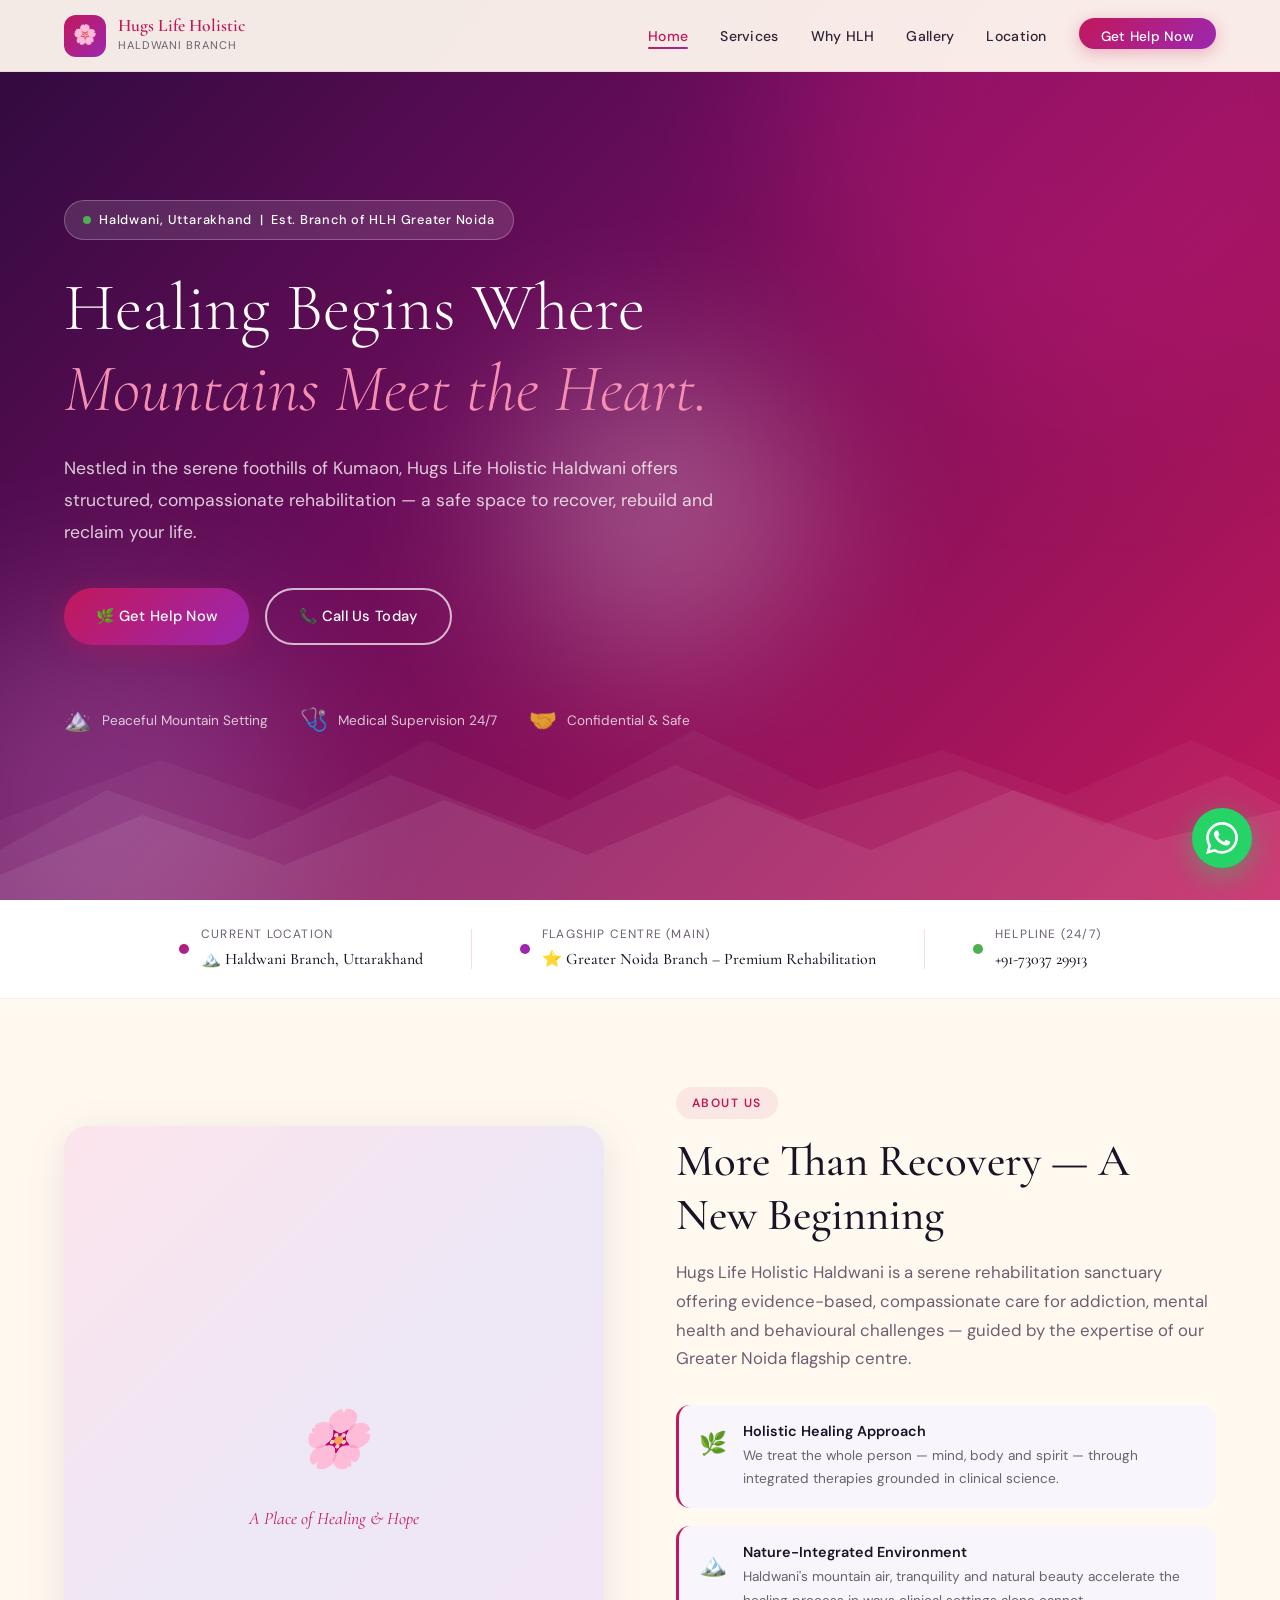
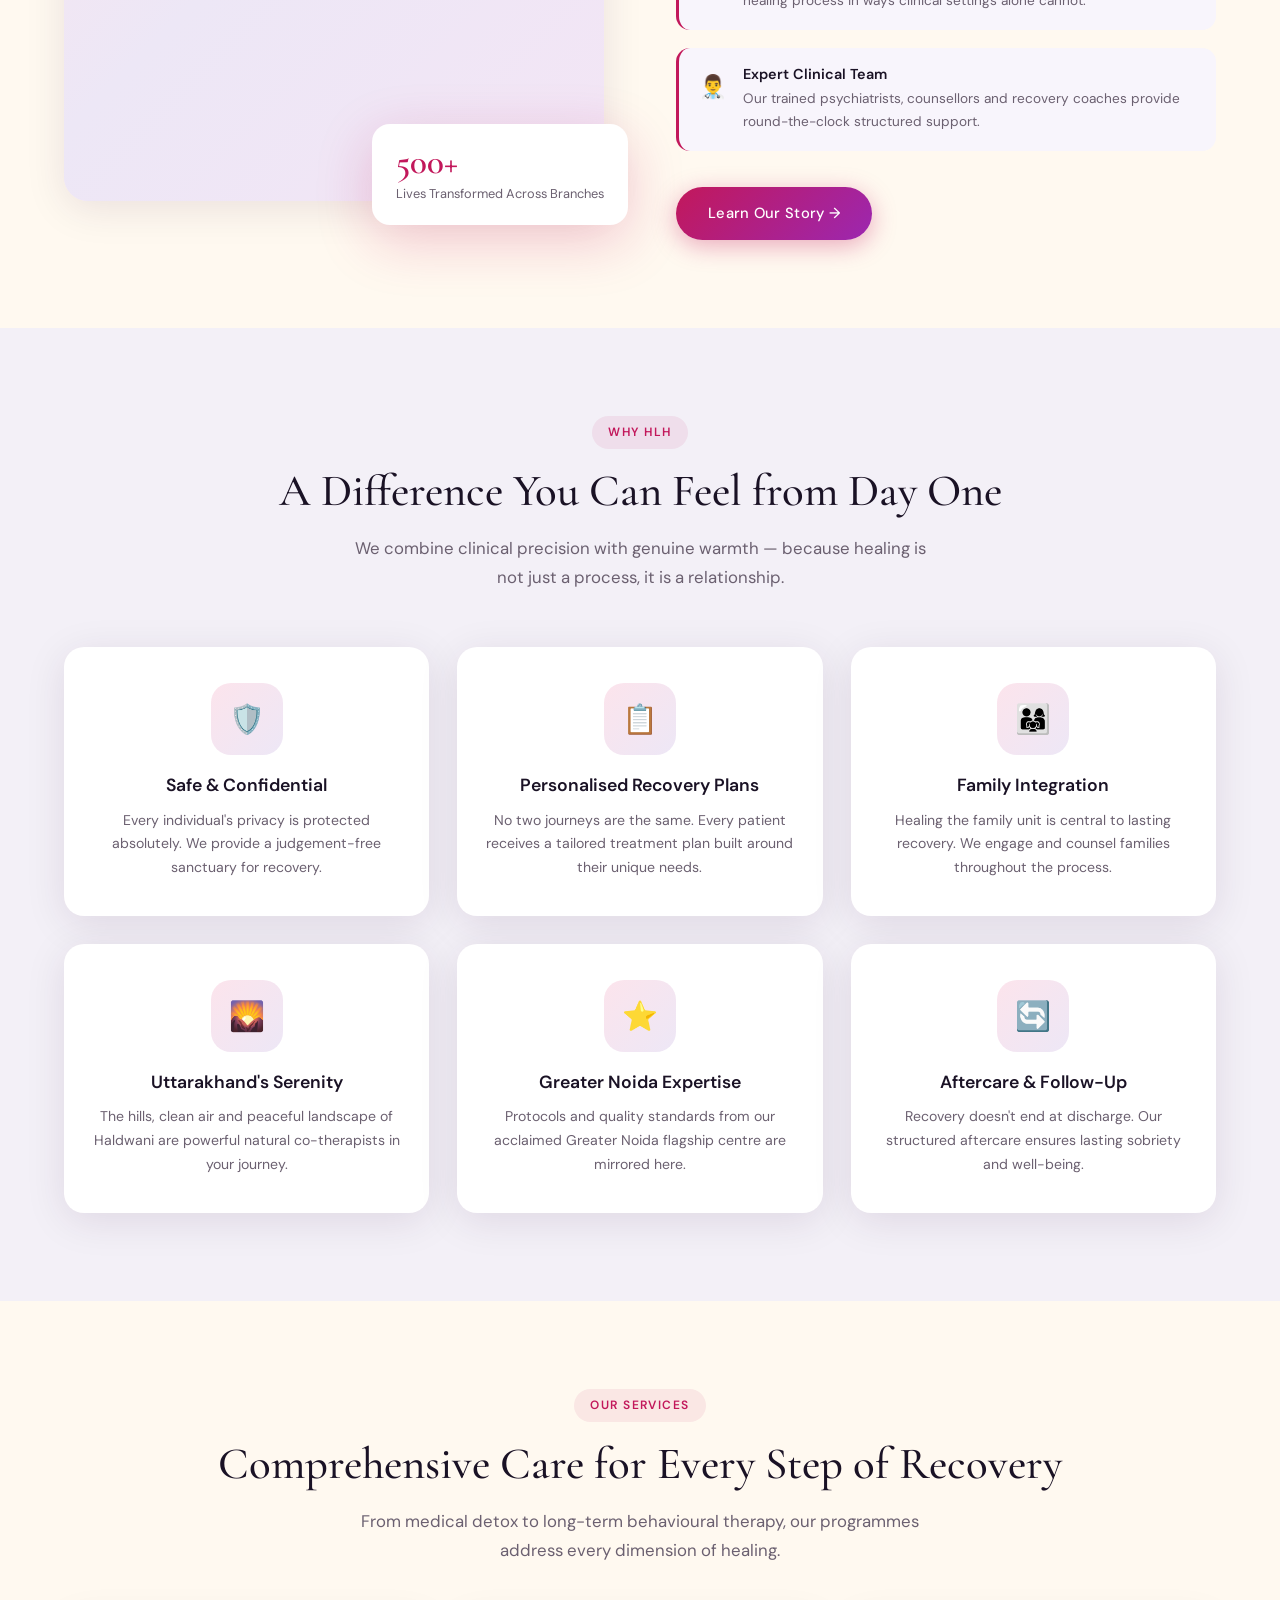
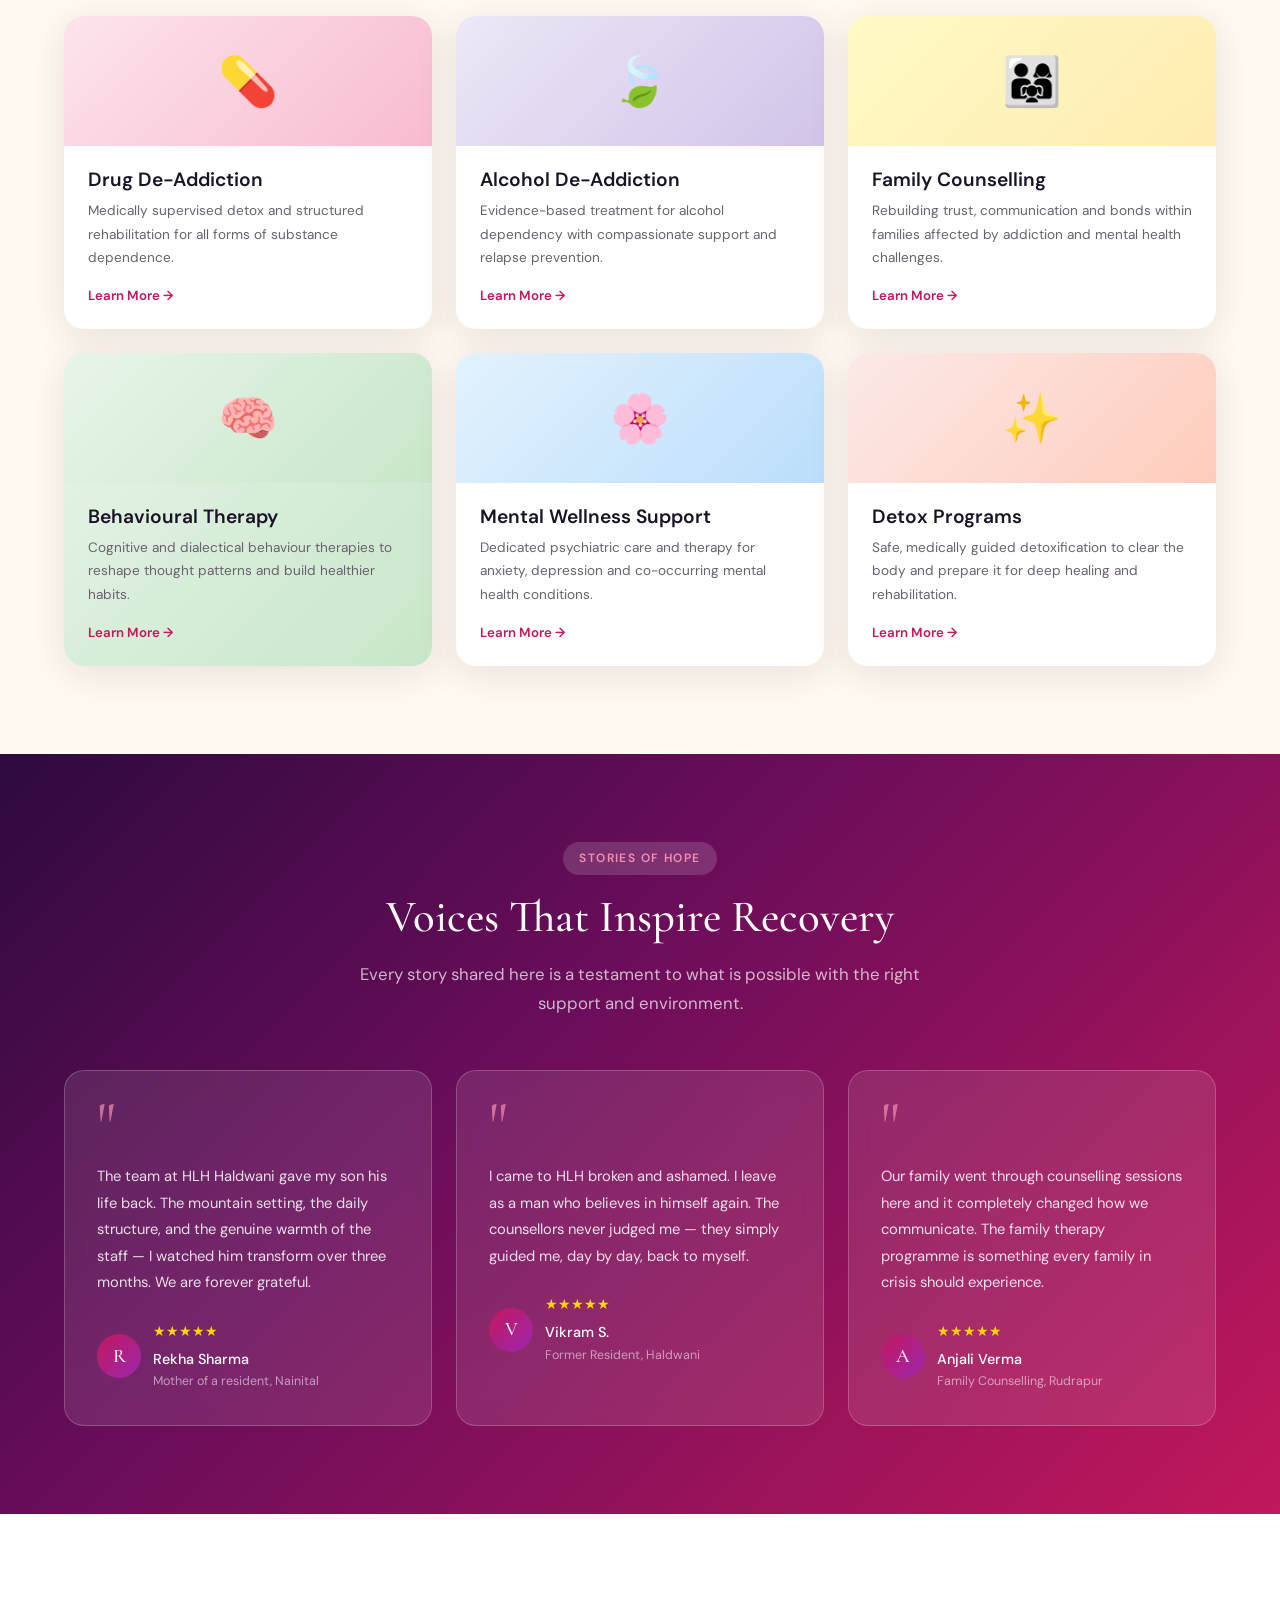
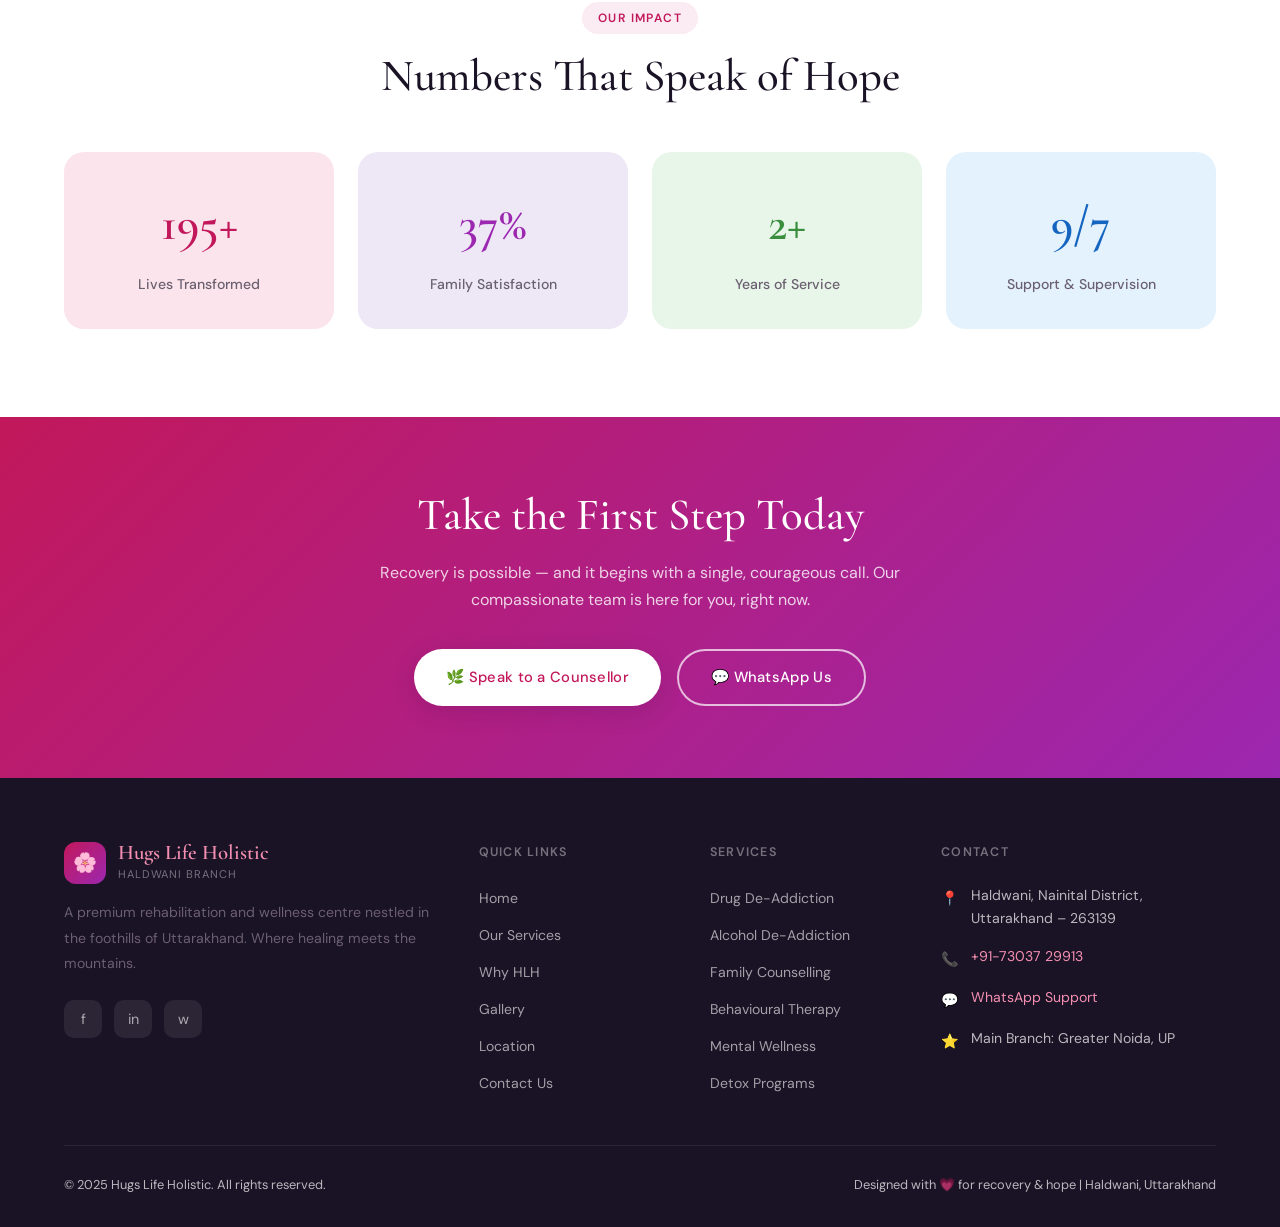
<file: index.html>
<!DOCTYPE html>
<html lang="en">
<head>
  <meta charset="UTF-8" />
  <meta name="viewport" content="width=device-width, initial-scale=1.0" />
  <title>Hugs Life Holistic – Haldwani | Rehab & Wellness Centre in Uttarakhand</title>
  <meta name="description" content="Hugs Life Holistic (HLH) Haldwani branch – Premium drug & alcohol de-addiction, mental wellness and rehabilitation centre nestled in the Uttarakhand hills. Call +91-7303729913." />
  <meta name="keywords" content="rehab centre Haldwani, de-addiction Uttarakhand, drug rehab Haldwani, alcohol rehab Uttarakhand, mental wellness Kumaon, rehabilitation centre Dehradun, Hugs Life Holistic" />
  <meta property="og:title" content="Hugs Life Holistic – Haldwani | Premium Rehab & Wellness" />
  <meta property="og:description" content="Begin your journey to recovery in the serene foothills of Uttarakhand. Expert care, structured rehabilitation and holistic healing." />
  <meta property="og:type" content="website" />
  <link rel="stylesheet" href="assets/css/style.css" />
</head>
<body>

<!-- ===== NAVIGATION ===== -->
<nav class="navbar" aria-label="Main Navigation">
  <a class="nav-logo" href="index.html">
    <div class="nav-logo-icon">🌸</div>
    <div class="nav-logo-text">
      <span class="brand">Hugs Life Holistic</span>
      <span class="branch">Haldwani Branch</span>
    </div>
  </a>
  <ul class="nav-links" role="list">
    <li><a href="index.html" class="active">Home</a></li>
    <li><a href="services.html">Services</a></li>
    <li><a href="why-hlh.html">Why HLH</a></li>
    <li><a href="gallery.html">Gallery</a></li>
    <li><a href="location.html">Location</a></li>
    <li><a href="contact.html" class="nav-cta">Get Help Now</a></li>
  </ul>
  <button class="nav-toggle" aria-label="Toggle navigation" aria-expanded="false">
    <span></span><span></span><span></span>
  </button>
</nav>

<!-- ===== HERO ===== -->
<section class="hero" id="home">
  <div class="hero-bg-shapes" aria-hidden="true">
    <div class="hero-shape hero-shape-1"></div>
    <div class="hero-shape hero-shape-2"></div>
    <div class="hero-shape hero-shape-3"></div>
  </div>

  <div class="hero-mountains" aria-hidden="true">
    <svg class="mountain-svg" viewBox="0 0 1440 180" fill="none" xmlns="http://www.w3.org/2000/svg" preserveAspectRatio="none">
      <path d="M0,180 L0,100 L180,40 L340,90 L480,20 L640,80 L780,10 L920,70 L1060,30 L1200,75 L1340,20 L1440,60 L1440,180 Z" fill="rgba(255,255,255,0.04)"/>
      <path d="M0,180 L0,130 L120,70 L280,120 L440,55 L600,110 L760,45 L900,100 L1080,50 L1240,105 L1380,55 L1440,85 L1440,180 Z" fill="rgba(255,255,255,0.06)"/>
      <path d="M0,180 L0,180 L0,155 L160,95 L320,145 L500,80 L660,135 L820,75 L980,130 L1140,70 L1300,120 L1440,90 L1440,180 Z" fill="rgba(255,255,255,0.07)"/>
    </svg>
  </div>

  <div class="hero-content">
    <div class="hero-badge">
      <span></span> Haldwani, Uttarakhand &nbsp;|&nbsp; Est. Branch of HLH Greater Noida
    </div>
    <h1>
      Healing Begins Where<br />
      <em>Mountains Meet the Heart.</em>
    </h1>
    <p class="hero-desc">
      Nestled in the serene foothills of Kumaon, Hugs Life Holistic Haldwani offers structured, compassionate rehabilitation — a safe space to recover, rebuild and reclaim your life.
    </p>
    <div class="hero-btns">
      <a href="contact.html" class="btn btn-primary">
        🌿 Get Help Now
      </a>
      <a href="tel:+917303729913" class="btn btn-outline">
        📞 Call Us Today
      </a>
    </div>
    <div class="hero-trust">
      <div class="trust-item"><span class="trust-icon">🏔️</span> Peaceful Mountain Setting</div>
      <div class="trust-item"><span class="trust-icon">🩺</span> Medical Supervision 24/7</div>
      <div class="trust-item"><span class="trust-icon">🤝</span> Confidential & Safe</div>
    </div>
  </div>
</section>

<!-- ===== BRANCH BANNER ===== -->
<div class="branch-banner">
  <div class="branch-banner-inner">
    <div class="branch-item">
      <div class="branch-dot"></div>
      <div>
        <div class="branch-label">Current Location</div>
        <div class="branch-name">🏔️ Haldwani Branch, Uttarakhand</div>
      </div>
    </div>
    <div class="branch-divider"></div>
    <div class="branch-item">
      <div class="branch-dot" style="background: #9C27B0;"></div>
      <div>
        <div class="branch-label">Flagship Centre (Main)</div>
        <div class="branch-name">⭐ Greater Noida Branch – Premium Rehabilitation</div>
      </div>
    </div>
    <div class="branch-divider"></div>
    <div class="branch-item">
      <div class="branch-dot" style="background: #4CAF50;"></div>
      <div>
        <div class="branch-label">Helpline (24/7)</div>
        <div class="branch-name"><a href="tel:+917303729913">+91-73037 29913</a></div>
      </div>
    </div>
  </div>
</div>

<!-- ===== ABOUT ===== -->
<section class="section" id="about">
  <div class="container">
    <div class="about-grid">
      <div class="about-visual animate-in">
        <div class="about-img-wrap">
          <div class="about-img-placeholder">
            <div class="img-icon">🌸</div>
            <div>A Place of Healing &amp; Hope</div>
          </div>
        </div>
        <div class="about-float-card">
          <div class="stat">500+</div>
          <div class="stat-label">Lives Transformed Across Branches</div>
        </div>
      </div>
      <div class="about-content animate-in" data-delay="150">
        <div class="section-tag">About Us</div>
        <h2 class="section-title">More Than Recovery — A New Beginning</h2>
        <p class="section-subtitle">Hugs Life Holistic Haldwani is a serene rehabilitation sanctuary offering evidence-based, compassionate care for addiction, mental health and behavioural challenges — guided by the expertise of our Greater Noida flagship centre.</p>
        <div class="about-pillars">
          <div class="pillar">
            <div class="pillar-icon">🌿</div>
            <div>
              <h4>Holistic Healing Approach</h4>
              <p>We treat the whole person — mind, body and spirit — through integrated therapies grounded in clinical science.</p>
            </div>
          </div>
          <div class="pillar">
            <div class="pillar-icon">🏔️</div>
            <div>
              <h4>Nature-Integrated Environment</h4>
              <p>Haldwani's mountain air, tranquility and natural beauty accelerate the healing process in ways clinical settings alone cannot.</p>
            </div>
          </div>
          <div class="pillar">
            <div class="pillar-icon">👨‍⚕️</div>
            <div>
              <h4>Expert Clinical Team</h4>
              <p>Our trained psychiatrists, counsellors and recovery coaches provide round-the-clock structured support.</p>
            </div>
          </div>
        </div>
        <a href="why-hlh.html" class="btn btn-primary">Learn Our Story →</a>
      </div>
    </div>
  </div>
</section>

<!-- ===== WHY CHOOSE HLH ===== -->
<section class="section why-section" id="why">
  <div class="container">
    <div class="text-center animate-in">
      <div class="section-tag">Why HLH</div>
      <h2 class="section-title">A Difference You Can Feel from Day One</h2>
      <p class="section-subtitle">We combine clinical precision with genuine warmth — because healing is not just a process, it is a relationship.</p>
    </div>
    <div class="why-grid" data-stagger>
      <div class="why-card animate-in">
        <div class="why-icon">🛡️</div>
        <h3>Safe &amp; Confidential</h3>
        <p>Every individual's privacy is protected absolutely. We provide a judgement-free sanctuary for recovery.</p>
      </div>
      <div class="why-card animate-in" data-delay="100">
        <div class="why-icon">📋</div>
        <h3>Personalised Recovery Plans</h3>
        <p>No two journeys are the same. Every patient receives a tailored treatment plan built around their unique needs.</p>
      </div>
      <div class="why-card animate-in" data-delay="200">
        <div class="why-icon">👨‍👩‍👧</div>
        <h3>Family Integration</h3>
        <p>Healing the family unit is central to lasting recovery. We engage and counsel families throughout the process.</p>
      </div>
      <div class="why-card animate-in" data-delay="100">
        <div class="why-icon">🌄</div>
        <h3>Uttarakhand's Serenity</h3>
        <p>The hills, clean air and peaceful landscape of Haldwani are powerful natural co-therapists in your journey.</p>
      </div>
      <div class="why-card animate-in" data-delay="200">
        <div class="why-icon">⭐</div>
        <h3>Greater Noida Expertise</h3>
        <p>Protocols and quality standards from our acclaimed Greater Noida flagship centre are mirrored here.</p>
      </div>
      <div class="why-card animate-in" data-delay="300">
        <div class="why-icon">🔄</div>
        <h3>Aftercare &amp; Follow-Up</h3>
        <p>Recovery doesn't end at discharge. Our structured aftercare ensures lasting sobriety and well-being.</p>
      </div>
    </div>
  </div>
</section>

<!-- ===== SERVICES PREVIEW ===== -->
<section class="section" id="services">
  <div class="container">
    <div class="text-center animate-in">
      <div class="section-tag">Our Services</div>
      <h2 class="section-title">Comprehensive Care for Every Step of Recovery</h2>
      <p class="section-subtitle">From medical detox to long-term behavioural therapy, our programmes address every dimension of healing.</p>
    </div>
    <div class="services-grid">
      <div class="service-card s-drug animate-in">
        <div class="service-card-top">💊</div>
        <div class="service-card-body">
          <h4>Drug De-Addiction</h4>
          <p>Medically supervised detox and structured rehabilitation for all forms of substance dependence.</p>
          <a href="services.html" class="service-link">Learn More →</a>
        </div>
      </div>
      <div class="service-card s-alcohol animate-in" data-delay="100">
        <div class="service-card-top">🍃</div>
        <div class="service-card-body">
          <h4>Alcohol De-Addiction</h4>
          <p>Evidence-based treatment for alcohol dependency with compassionate support and relapse prevention.</p>
          <a href="services.html" class="service-link">Learn More →</a>
        </div>
      </div>
      <div class="service-card s-family animate-in" data-delay="200">
        <div class="service-card-top">👨‍👩‍👧</div>
        <div class="service-card-body">
          <h4>Family Counselling</h4>
          <p>Rebuilding trust, communication and bonds within families affected by addiction and mental health challenges.</p>
          <a href="services.html" class="service-link">Learn More →</a>
        </div>
      </div>
      <div class="service-card s-behavior animate-in">
        <div class="service-card-top">🧠</div>
        <div class="service-card-body">
          <h4>Behavioural Therapy</h4>
          <p>Cognitive and dialectical behaviour therapies to reshape thought patterns and build healthier habits.</p>
          <a href="services.html" class="service-link">Learn More →</a>
        </div>
      </div>
      <div class="service-card s-mental animate-in" data-delay="100">
        <div class="service-card-top">🌸</div>
        <div class="service-card-body">
          <h4>Mental Wellness Support</h4>
          <p>Dedicated psychiatric care and therapy for anxiety, depression and co-occurring mental health conditions.</p>
          <a href="services.html" class="service-link">Learn More →</a>
        </div>
      </div>
      <div class="service-card s-detox animate-in" data-delay="200">
        <div class="service-card-top">✨</div>
        <div class="service-card-body">
          <h4>Detox Programs</h4>
          <p>Safe, medically guided detoxification to clear the body and prepare it for deep healing and rehabilitation.</p>
          <a href="services.html" class="service-link">Learn More →</a>
        </div>
      </div>
    </div>
  </div>
</section>

<!-- ===== TESTIMONIALS ===== -->
<section class="testimonials-section">
  <div class="container">
    <div class="text-center animate-in">
      <div class="section-tag">Stories of Hope</div>
      <h2 class="section-title">Voices That Inspire Recovery</h2>
      <p class="section-subtitle">Every story shared here is a testament to what is possible with the right support and environment.</p>
    </div>
    <div class="testimonials-grid">
      <div class="testimonial-card animate-in">
        <div class="quote-mark">"</div>
        <p class="testimonial-text">The team at HLH Haldwani gave my son his life back. The mountain setting, the daily structure, and the genuine warmth of the staff — I watched him transform over three months. We are forever grateful.</p>
        <div class="testimonial-author">
          <div class="author-avatar">R</div>
          <div>
            <div class="stars">★★★★★</div>
            <div class="author-name">Rekha Sharma</div>
            <div class="author-relation">Mother of a resident, Nainital</div>
          </div>
        </div>
      </div>
      <div class="testimonial-card animate-in" data-delay="100">
        <div class="quote-mark">"</div>
        <p class="testimonial-text">I came to HLH broken and ashamed. I leave as a man who believes in himself again. The counsellors never judged me — they simply guided me, day by day, back to myself.</p>
        <div class="testimonial-author">
          <div class="author-avatar">V</div>
          <div>
            <div class="stars">★★★★★</div>
            <div class="author-name">Vikram S.</div>
            <div class="author-relation">Former Resident, Haldwani</div>
          </div>
        </div>
      </div>
      <div class="testimonial-card animate-in" data-delay="200">
        <div class="quote-mark">"</div>
        <p class="testimonial-text">Our family went through counselling sessions here and it completely changed how we communicate. The family therapy programme is something every family in crisis should experience.</p>
        <div class="testimonial-author">
          <div class="author-avatar">A</div>
          <div>
            <div class="stars">★★★★★</div>
            <div class="author-name">Anjali Verma</div>
            <div class="author-relation">Family Counselling, Rudrapur</div>
          </div>
        </div>
      </div>
    </div>
  </div>
</section>

<!-- ===== STATS SECTION ===== -->
<section class="section stats-section" style="background: white;">
  <div class="container">
    <div class="text-center animate-in" style="margin-bottom: 48px;">
      <div class="section-tag">Our Impact</div>
      <h2 class="section-title">Numbers That Speak of Hope</h2>
    </div>
    <div style="display: grid; grid-template-columns: repeat(4,1fr); gap: 24px; text-align: center;" class="animate-in">
      <div style="padding: 32px 16px; background: var(--petal); border-radius: 20px;">
        <div class="counter" data-target="500" data-suffix="+" style="font-family: var(--font-display); font-size: 3rem; color: var(--fuchsia); font-weight: 600;">0+</div>
        <div style="font-size: 0.88rem; color: var(--mid-gray); margin-top: 8px; font-weight: 500;">Lives Transformed</div>
      </div>
      <div style="padding: 32px 16px; background: var(--lilac); border-radius: 20px;">
        <div class="counter" data-target="95" data-suffix="%" style="font-family: var(--font-display); font-size: 3rem; color: var(--soft-purple); font-weight: 600;">0%</div>
        <div style="font-size: 0.88rem; color: var(--mid-gray); margin-top: 8px; font-weight: 500;">Family Satisfaction</div>
      </div>
      <div style="padding: 32px 16px; background: #E8F5E9; border-radius: 20px;">
        <div class="counter" data-target="7" data-suffix="+" style="font-family: var(--font-display); font-size: 3rem; color: #388E3C; font-weight: 600;">0+</div>
        <div style="font-size: 0.88rem; color: var(--mid-gray); margin-top: 8px; font-weight: 500;">Years of Service</div>
      </div>
      <div style="padding: 32px 16px; background: #E3F2FD; border-radius: 20px;">
        <div class="counter" data-target="24" data-suffix="/7" style="font-family: var(--font-display); font-size: 3rem; color: #1565C0; font-weight: 600;">0</div>
        <div style="font-size: 0.88rem; color: var(--mid-gray); margin-top: 8px; font-weight: 500;">Support &amp; Supervision</div>
      </div>
    </div>
  </div>
</section>

<!-- ===== CTA BANNER ===== -->
<section class="cta-banner">
  <div class="container animate-in">
    <h2>Take the First Step Today</h2>
    <p>Recovery is possible — and it begins with a single, courageous call. Our compassionate team is here for you, right now.</p>
    <div class="cta-btns">
      <a href="contact.html" class="btn btn-white">🌿 Speak to a Counsellor</a>
      <a href="https://wa.me/917303729913" target="_blank" rel="noopener" class="btn btn-outline">💬 WhatsApp Us</a>
    </div>
  </div>
</section>

<!-- ===== FOOTER ===== -->
<footer>
  <div class="container">
    <div class="footer-grid">
      <div class="footer-brand">
        <div class="nav-logo" style="margin-bottom: 12px; display: flex; align-items: center; gap: 12px;">
          <div class="nav-logo-icon" style="width:42px; height:42px; background: var(--gradient-fuchsia); border-radius:12px; display:flex; align-items:center; justify-content:center; color:white; font-size:1.2rem;">🌸</div>
          <div class="nav-logo-text">
            <span class="brand">Hugs Life Holistic</span>
            <span class="branch">Haldwani Branch</span>
          </div>
        </div>
        <p class="footer-desc">A premium rehabilitation and wellness centre nestled in the foothills of Uttarakhand. Where healing meets the mountains.</p>
        <div class="footer-social">
          <a href="#" class="social-btn" aria-label="Facebook">f</a>
          <a href="#" class="social-btn" aria-label="Instagram">in</a>
          <a href="https://wa.me/917303729913" class="social-btn" aria-label="WhatsApp">w</a>
        </div>
      </div>
      <div>
        <div class="footer-heading">Quick Links</div>
        <ul class="footer-links" role="list">
          <li><a href="index.html">Home</a></li>
          <li><a href="services.html">Our Services</a></li>
          <li><a href="why-hlh.html">Why HLH</a></li>
          <li><a href="gallery.html">Gallery</a></li>
          <li><a href="location.html">Location</a></li>
          <li><a href="contact.html">Contact Us</a></li>
        </ul>
      </div>
      <div>
        <div class="footer-heading">Services</div>
        <ul class="footer-links" role="list">
          <li><a href="services.html">Drug De-Addiction</a></li>
          <li><a href="services.html">Alcohol De-Addiction</a></li>
          <li><a href="services.html">Family Counselling</a></li>
          <li><a href="services.html">Behavioural Therapy</a></li>
          <li><a href="services.html">Mental Wellness</a></li>
          <li><a href="services.html">Detox Programs</a></li>
        </ul>
      </div>
      <div>
        <div class="footer-heading">Contact</div>
        <div class="footer-contact-item">
          <span class="icon">📍</span>
          <span>Haldwani, Nainital District, Uttarakhand – 263139</span>
        </div>
        <div class="footer-contact-item">
          <span class="icon">📞</span>
          <span><a href="tel:+917303729913" style="color: var(--blush);">+91-73037 29913</a></span>
        </div>
        <div class="footer-contact-item">
          <span class="icon">💬</span>
          <span><a href="https://wa.me/917303729913" target="_blank" rel="noopener" style="color: var(--blush);">WhatsApp Support</a></span>
        </div>
        <div class="footer-contact-item">
          <span class="icon">⭐</span>
          <span>Main Branch: Greater Noida, UP</span>
        </div>
      </div>
    </div>
    <div class="footer-bottom">
      <span>© 2025 Hugs Life Holistic. All rights reserved.</span>
      <span>Designed with 💗 for recovery &amp; hope | Haldwani, Uttarakhand</span>
    </div>
  </div>
</footer>

<!-- ===== WHATSAPP FLOAT ===== -->
<div class="whatsapp-float" aria-label="WhatsApp chat support">
  <div class="wa-tooltip">Chat on WhatsApp</div>
  <a href="https://wa.me/917303729913" target="_blank" rel="noopener" class="whatsapp-btn" aria-label="Chat on WhatsApp">
    <svg viewBox="0 0 24 24" xmlns="http://www.w3.org/2000/svg"><path d="M17.472 14.382c-.297-.149-1.758-.867-2.03-.967-.273-.099-.471-.148-.67.15-.197.297-.767.966-.94 1.164-.173.199-.347.223-.644.075-.297-.15-1.255-.463-2.39-1.475-.883-.788-1.48-1.761-1.653-2.059-.173-.297-.018-.458.13-.606.134-.133.298-.347.446-.52.149-.174.198-.298.298-.497.099-.198.05-.371-.025-.52-.075-.149-.669-1.612-.916-2.207-.242-.579-.487-.5-.669-.51-.173-.008-.371-.01-.57-.01-.198 0-.52.074-.792.372-.272.297-1.04 1.016-1.04 2.479 0 1.462 1.065 2.875 1.213 3.074.149.198 2.096 3.2 5.077 4.487.709.306 1.262.489 1.694.625.712.227 1.36.195 1.871.118.571-.085 1.758-.719 2.006-1.413.248-.694.248-1.289.173-1.413-.074-.124-.272-.198-.57-.347m-5.421 7.403h-.004a9.87 9.87 0 01-5.031-1.378l-.361-.214-3.741.982.998-3.648-.235-.374a9.86 9.86 0 01-1.51-5.26c.001-5.45 4.436-9.884 9.888-9.884 2.64 0 5.122 1.03 6.988 2.898a9.825 9.825 0 012.893 6.994c-.003 5.45-4.437 9.884-9.885 9.884m8.413-18.297A11.815 11.815 0 0012.05 0C5.495 0 .16 5.335.157 11.892c0 2.096.547 4.142 1.588 5.945L.057 24l6.305-1.654a11.882 11.882 0 005.683 1.448h.005c6.554 0 11.89-5.335 11.893-11.893a11.821 11.821 0 00-3.48-8.413Z"/></svg>
  </a>
</div>

<script src="assets/js/script.js"></script>
</body>
</html>
</file>
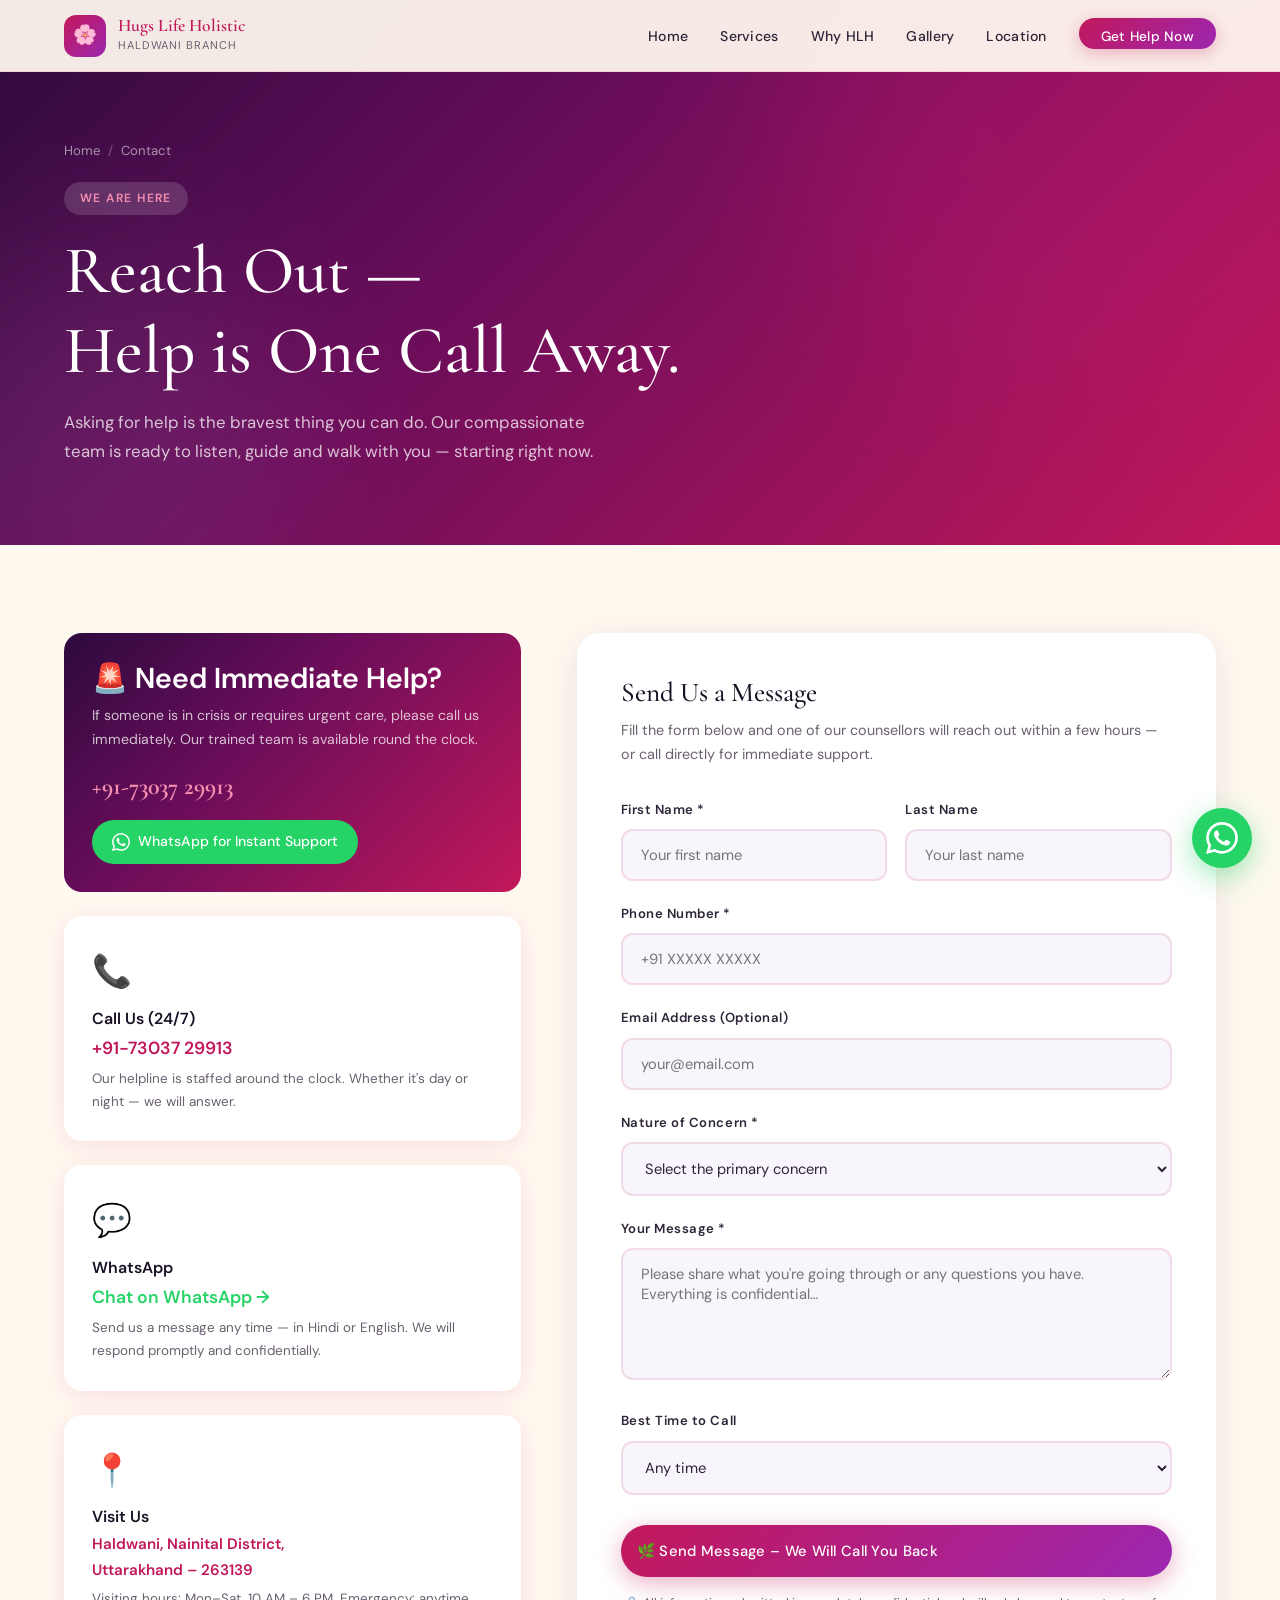
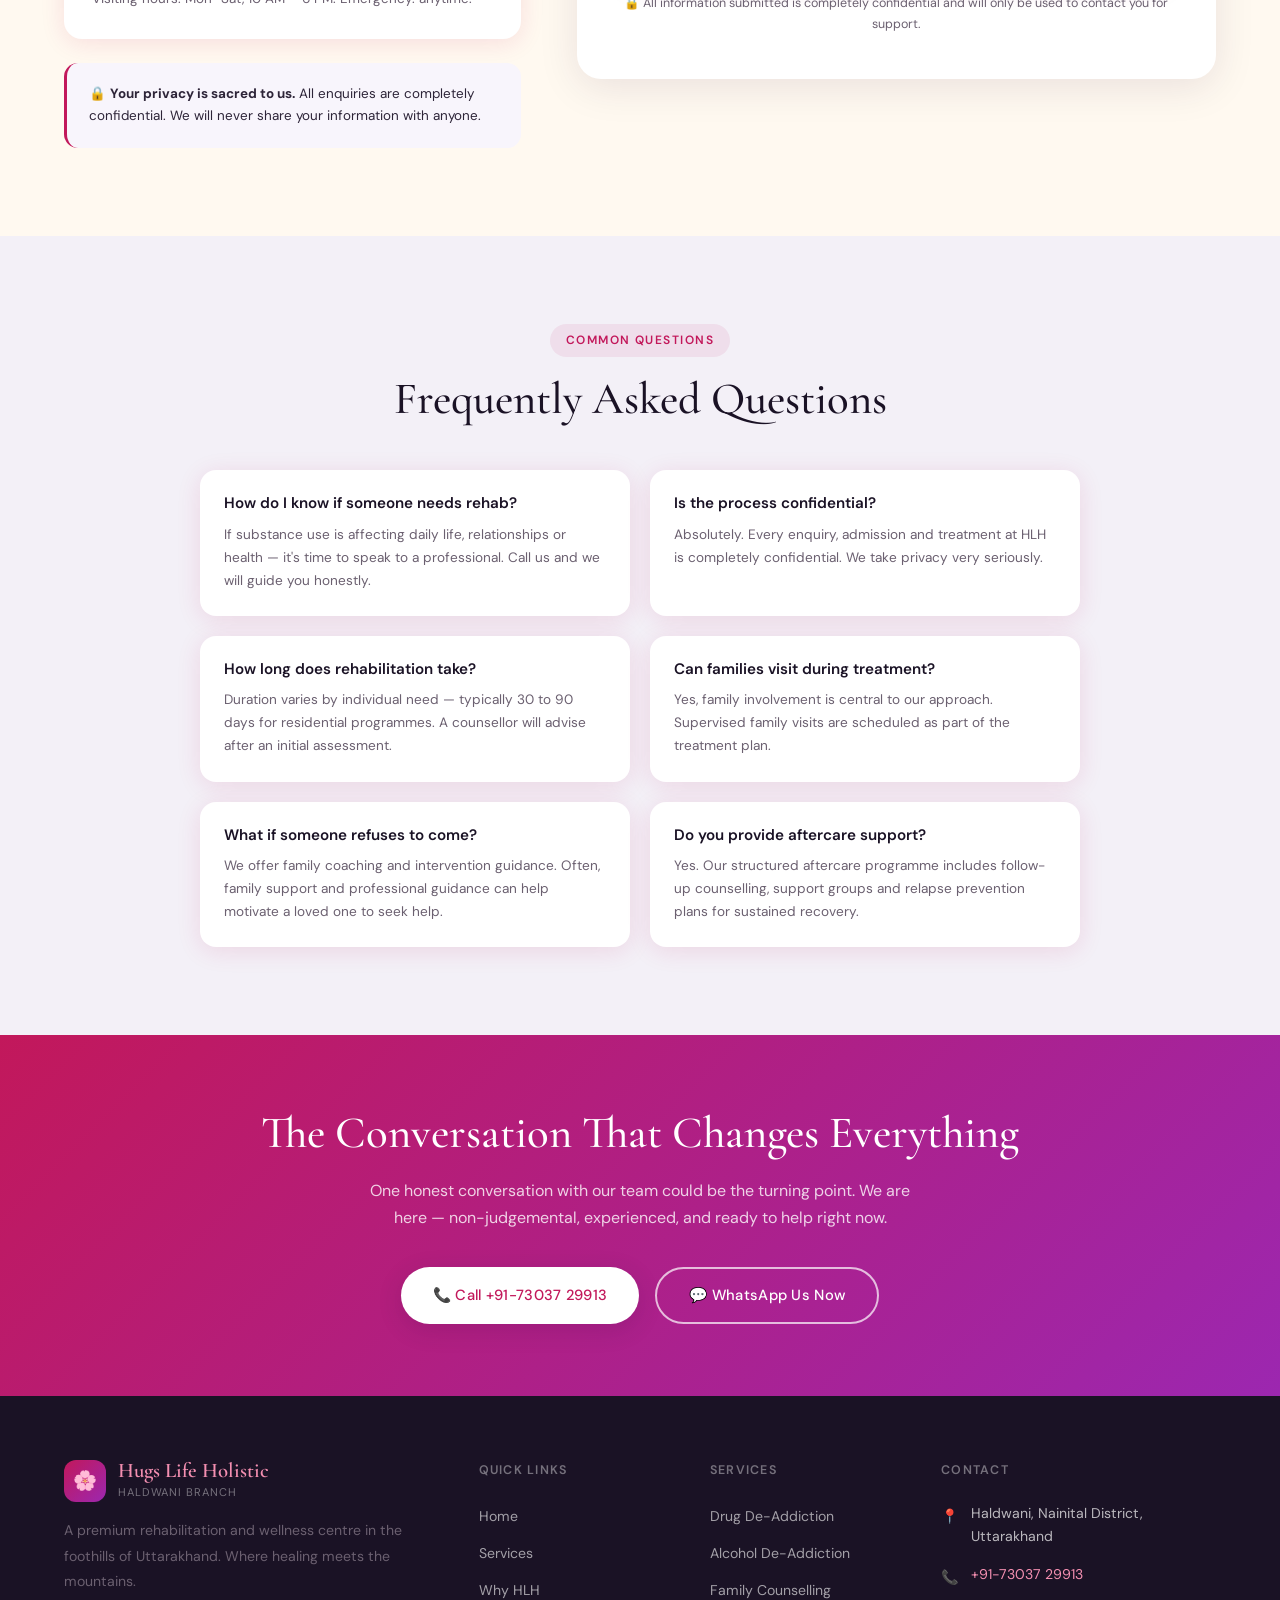
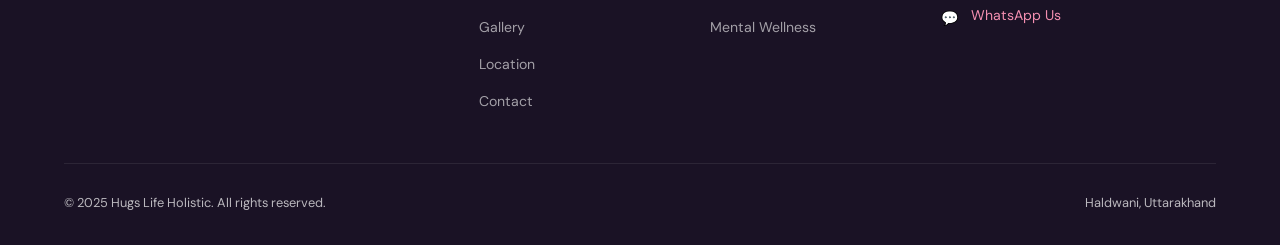
<file: contact.html>
<!DOCTYPE html>
<html lang="en">
<head>
  <meta charset="UTF-8" />
  <meta name="viewport" content="width=device-width, initial-scale=1.0" />
  <title>Contact Us | Hugs Life Holistic Haldwani – 24/7 Helpline</title>
  <meta name="description" content="Reach Hugs Life Holistic Haldwani – call +91-7303729913, WhatsApp, or fill our contact form. 24/7 helpline for addiction, mental health and rehabilitation support." />
  <meta name="keywords" content="contact HLH Haldwani, rehab helpline Uttarakhand, drug addiction help Haldwani, 24/7 mental health helpline, rehabilitation contact" />
  <link rel="stylesheet" href="assets/css/style.css" />
</head>
<body>

<nav class="navbar" aria-label="Main Navigation">
  <a class="nav-logo" href="index.html">
    <div class="nav-logo-icon">🌸</div>
    <div class="nav-logo-text">
      <span class="brand">Hugs Life Holistic</span>
      <span class="branch">Haldwani Branch</span>
    </div>
  </a>
  <ul class="nav-links" role="list">
    <li><a href="index.html">Home</a></li>
    <li><a href="services.html">Services</a></li>
    <li><a href="why-hlh.html">Why HLH</a></li>
    <li><a href="gallery.html">Gallery</a></li>
    <li><a href="location.html">Location</a></li>
    <li><a href="contact.html" class="nav-cta active">Get Help Now</a></li>
  </ul>
  <button class="nav-toggle" aria-label="Toggle navigation"><span></span><span></span><span></span></button>
</nav>

<!-- PAGE HERO -->
<section class="page-hero">
  <div class="page-hero-shapes" aria-hidden="true">
    <div class="hero-shape hero-shape-1" style="opacity:0.15;"></div>
    <div class="hero-shape hero-shape-2" style="opacity:0.1;"></div>
  </div>
  <div class="container">
    <div class="breadcrumb">
      <a href="index.html">Home</a>
      <span class="sep">/</span>
      <span>Contact</span>
    </div>
    <div class="section-tag" style="background: rgba(255,255,255,0.15); color: var(--blush);">We Are Here</div>
    <h1>Reach Out —<br/>Help is One Call Away.</h1>
    <p>Asking for help is the bravest thing you can do. Our compassionate team is ready to listen, guide and walk with you — starting right now.</p>
  </div>
</section>

<!-- CONTACT GRID -->
<div class="contact-grid">

  <!-- INFO COLUMN -->
  <div class="contact-info animate-in">

    <!-- Emergency Card -->
    <div class="emergency-card">
      <h3>🚨 Need Immediate Help?</h3>
      <p>If someone is in crisis or requires urgent care, please call us immediately. Our trained team is available round the clock.</p>
      <div class="emergency-num">+91-73037 29913</div>
      <a href="https://wa.me/917303729913" target="_blank" rel="noopener" class="wa-link">
        <svg viewBox="0 0 24 24" width="18" height="18" fill="white"><path d="M17.472 14.382c-.297-.149-1.758-.867-2.03-.967-.273-.099-.471-.148-.67.15-.197.297-.767.966-.94 1.164-.173.199-.347.223-.644.075-.297-.15-1.255-.463-2.39-1.475-.883-.788-1.48-1.761-1.653-2.059-.173-.297-.018-.458.13-.606.134-.133.298-.347.446-.52.149-.174.198-.298.298-.497.099-.198.05-.371-.025-.52-.075-.149-.669-1.612-.916-2.207-.242-.579-.487-.5-.669-.51-.173-.008-.371-.01-.57-.01-.198 0-.52.074-.792.372-.272.297-1.04 1.016-1.04 2.479 0 1.462 1.065 2.875 1.213 3.074.149.198 2.096 3.2 5.077 4.487.709.306 1.262.489 1.694.625.712.227 1.36.195 1.871.118.571-.085 1.758-.719 2.006-1.413.248-.694.248-1.289.173-1.413-.074-.124-.272-.198-.57-.347m-5.421 7.403h-.004a9.87 9.87 0 01-5.031-1.378l-.361-.214-3.741.982.998-3.648-.235-.374a9.86 9.86 0 01-1.51-5.26c.001-5.45 4.436-9.884 9.888-9.884 2.64 0 5.122 1.03 6.988 2.898a9.825 9.825 0 012.893 6.994c-.003 5.45-4.437 9.884-9.885 9.884m8.413-18.297A11.815 11.815 0 0012.05 0C5.495 0 .16 5.335.157 11.892c0 2.096.547 4.142 1.588 5.945L.057 24l6.305-1.654a11.882 11.882 0 005.683 1.448h.005c6.554 0 11.89-5.335 11.893-11.893a11.821 11.821 0 00-3.48-8.413Z"/></svg>
        WhatsApp for Instant Support
      </a>
    </div>

    <!-- Phone -->
    <div class="contact-info-card">
      <div style="font-size: 2rem; margin-bottom: 10px;">📞</div>
      <h3>Call Us (24/7)</h3>
      <div class="info-value"><a href="tel:+917303729913">+91-73037 29913</a></div>
      <p>Our helpline is staffed around the clock. Whether it's day or night — we will answer.</p>
    </div>

    <!-- WhatsApp -->
    <div class="contact-info-card">
      <div style="font-size: 2rem; margin-bottom: 10px;">💬</div>
      <h3>WhatsApp</h3>
      <div class="info-value" style="color: #25D366;">
        <a href="https://wa.me/917303729913" target="_blank" rel="noopener" style="color: #25D366;">Chat on WhatsApp →</a>
      </div>
      <p>Send us a message any time — in Hindi or English. We will respond promptly and confidentially.</p>
    </div>

    <!-- Address -->
    <div class="contact-info-card">
      <div style="font-size: 2rem; margin-bottom: 10px;">📍</div>
      <h3>Visit Us</h3>
      <div class="info-value" style="font-size: 0.95rem;">Haldwani, Nainital District,<br/>Uttarakhand – 263139</div>
      <p style="margin-top: 4px;">Visiting hours: Mon–Sat, 10 AM – 6 PM. Emergency: anytime.</p>
    </div>

    <!-- Confidentiality note -->
    <div style="background: var(--light-gray); border-radius: 14px; padding: 20px 22px; border-left: 3px solid var(--fuchsia);">
      <p style="font-size: 0.84rem; color: var(--charcoal); margin: 0;">
        🔒 <strong>Your privacy is sacred to us.</strong> All enquiries are completely confidential. We will never share your information with anyone.
      </p>
    </div>

  </div>

  <!-- FORM COLUMN -->
  <div class="animate-in" data-delay="150">
    <div class="contact-form-wrap">
      <h3>Send Us a Message</h3>
      <p class="form-subtitle">Fill the form below and one of our counsellors will reach out within a few hours — or call directly for immediate support.</p>

      <form id="contactForm" novalidate>
        <div class="form-row">
          <div class="form-group">
            <label for="firstName">First Name *</label>
            <input type="text" id="firstName" name="firstName" placeholder="Your first name" required />
          </div>
          <div class="form-group">
            <label for="lastName">Last Name</label>
            <input type="text" id="lastName" name="lastName" placeholder="Your last name" />
          </div>
        </div>

        <div class="form-group">
          <label for="phone">Phone Number *</label>
          <input type="tel" id="phone" name="phone" placeholder="+91 XXXXX XXXXX" required />
        </div>

        <div class="form-group">
          <label for="email">Email Address (Optional)</label>
          <input type="email" id="email" name="email" placeholder="your@email.com" />
        </div>

        <div class="form-group">
          <label for="concern">Nature of Concern *</label>
          <select id="concern" name="concern" required>
            <option value="" disabled selected>Select the primary concern</option>
            <option value="drug">Drug Addiction – Self</option>
            <option value="drug-family">Drug Addiction – Family Member</option>
            <option value="alcohol">Alcohol Dependency – Self</option>
            <option value="alcohol-family">Alcohol Dependency – Family Member</option>
            <option value="mental">Mental Health / Wellness</option>
            <option value="family">Family Counselling</option>
            <option value="other">Other / Not Sure</option>
          </select>
        </div>

        <div class="form-group">
          <label for="message">Your Message *</label>
          <textarea id="message" name="message" rows="5" placeholder="Please share what you're going through or any questions you have. Everything is confidential…" required></textarea>
        </div>

        <div class="form-group">
          <label for="bestTime">Best Time to Call</label>
          <select id="bestTime" name="bestTime">
            <option value="">Any time</option>
            <option value="morning">Morning (8 AM – 12 PM)</option>
            <option value="afternoon">Afternoon (12 PM – 4 PM)</option>
            <option value="evening">Evening (4 PM – 8 PM)</option>
            <option value="urgent">Urgent – Call ASAP</option>
          </select>
        </div>

        <button type="submit" class="btn btn-primary form-btn">
          🌿 Send Message – We Will Call You Back
        </button>

        <div id="formSuccess" class="form-success">
          <p>✅ Thank you. We have received your message and will reach out to you shortly. If urgent, please call us directly at +91-73037 29913.</p>
        </div>

        <p style="font-size: 0.78rem; color: var(--mid-gray); margin-top: 16px; text-align: center;">
          🔒 All information submitted is completely confidential and will only be used to contact you for support.
        </p>
      </form>
    </div>
  </div>

</div>

<!-- FAQ SECTION -->
<section class="section" style="background: var(--mountain-mist);">
  <div class="container">
    <div class="text-center animate-in" style="margin-bottom: 44px;">
      <div class="section-tag">Common Questions</div>
      <h2 class="section-title">Frequently Asked Questions</h2>
    </div>
    <div style="display: grid; grid-template-columns: 1fr 1fr; gap: 20px; max-width: 880px; margin: 0 auto;" class="animate-in">
      <div style="background: white; border-radius: 16px; padding: 24px; box-shadow: var(--shadow-soft);">
        <h4 style="font-family: var(--font-body); font-weight: 600; color: var(--deep-forest); margin-bottom: 10px; font-size: 0.95rem;">How do I know if someone needs rehab?</h4>
        <p style="font-size: 0.85rem;">If substance use is affecting daily life, relationships or health — it's time to speak to a professional. Call us and we will guide you honestly.</p>
      </div>
      <div style="background: white; border-radius: 16px; padding: 24px; box-shadow: var(--shadow-soft);">
        <h4 style="font-family: var(--font-body); font-weight: 600; color: var(--deep-forest); margin-bottom: 10px; font-size: 0.95rem;">Is the process confidential?</h4>
        <p style="font-size: 0.85rem;">Absolutely. Every enquiry, admission and treatment at HLH is completely confidential. We take privacy very seriously.</p>
      </div>
      <div style="background: white; border-radius: 16px; padding: 24px; box-shadow: var(--shadow-soft);">
        <h4 style="font-family: var(--font-body); font-weight: 600; color: var(--deep-forest); margin-bottom: 10px; font-size: 0.95rem;">How long does rehabilitation take?</h4>
        <p style="font-size: 0.85rem;">Duration varies by individual need — typically 30 to 90 days for residential programmes. A counsellor will advise after an initial assessment.</p>
      </div>
      <div style="background: white; border-radius: 16px; padding: 24px; box-shadow: var(--shadow-soft);">
        <h4 style="font-family: var(--font-body); font-weight: 600; color: var(--deep-forest); margin-bottom: 10px; font-size: 0.95rem;">Can families visit during treatment?</h4>
        <p style="font-size: 0.85rem;">Yes, family involvement is central to our approach. Supervised family visits are scheduled as part of the treatment plan.</p>
      </div>
      <div style="background: white; border-radius: 16px; padding: 24px; box-shadow: var(--shadow-soft);">
        <h4 style="font-family: var(--font-body); font-weight: 600; color: var(--deep-forest); margin-bottom: 10px; font-size: 0.95rem;">What if someone refuses to come?</h4>
        <p style="font-size: 0.85rem;">We offer family coaching and intervention guidance. Often, family support and professional guidance can help motivate a loved one to seek help.</p>
      </div>
      <div style="background: white; border-radius: 16px; padding: 24px; box-shadow: var(--shadow-soft);">
        <h4 style="font-family: var(--font-body); font-weight: 600; color: var(--deep-forest); margin-bottom: 10px; font-size: 0.95rem;">Do you provide aftercare support?</h4>
        <p style="font-size: 0.85rem;">Yes. Our structured aftercare programme includes follow-up counselling, support groups and relapse prevention plans for sustained recovery.</p>
      </div>
    </div>
  </div>
</section>

<!-- CTA BANNER -->
<section class="cta-banner">
  <div class="container animate-in">
    <h2>The Conversation That Changes Everything</h2>
    <p>One honest conversation with our team could be the turning point. We are here — non-judgemental, experienced, and ready to help right now.</p>
    <div class="cta-btns">
      <a href="tel:+917303729913" class="btn btn-white">📞 Call +91-73037 29913</a>
      <a href="https://wa.me/917303729913" target="_blank" rel="noopener" class="btn btn-outline">💬 WhatsApp Us Now</a>
    </div>
  </div>
</section>

<footer>
  <div class="container">
    <div class="footer-grid">
      <div class="footer-brand">
        <div class="nav-logo" style="margin-bottom: 12px; display: flex; align-items: center; gap: 12px;">
          <div class="nav-logo-icon" style="width:42px; height:42px; background: var(--gradient-fuchsia); border-radius:12px; display:flex; align-items:center; justify-content:center; color:white; font-size:1.2rem;">🌸</div>
          <div class="nav-logo-text">
            <span class="brand">Hugs Life Holistic</span>
            <span class="branch">Haldwani Branch</span>
          </div>
        </div>
        <p class="footer-desc">A premium rehabilitation and wellness centre in the foothills of Uttarakhand. Where healing meets the mountains.</p>
      </div>
      <div>
        <div class="footer-heading">Quick Links</div>
        <ul class="footer-links"><li><a href="index.html">Home</a></li><li><a href="services.html">Services</a></li><li><a href="why-hlh.html">Why HLH</a></li><li><a href="gallery.html">Gallery</a></li><li><a href="location.html">Location</a></li><li><a href="contact.html">Contact</a></li></ul>
      </div>
      <div>
        <div class="footer-heading">Services</div>
        <ul class="footer-links"><li><a href="services.html">Drug De-Addiction</a></li><li><a href="services.html">Alcohol De-Addiction</a></li><li><a href="services.html">Family Counselling</a></li><li><a href="services.html">Mental Wellness</a></li></ul>
      </div>
      <div>
        <div class="footer-heading">Contact</div>
        <div class="footer-contact-item"><span class="icon">📍</span><span>Haldwani, Nainital District, Uttarakhand</span></div>
        <div class="footer-contact-item"><span class="icon">📞</span><span><a href="tel:+917303729913" style="color: var(--blush);">+91-73037 29913</a></span></div>
        <div class="footer-contact-item"><span class="icon">💬</span><span><a href="https://wa.me/917303729913" target="_blank" style="color: var(--blush);">WhatsApp Us</a></span></div>
      </div>
    </div>
    <div class="footer-bottom">
      <span>© 2025 Hugs Life Holistic. All rights reserved.</span>
      <span>Haldwani, Uttarakhand</span>
    </div>
  </div>
</footer>

<div class="whatsapp-float">
  <div class="wa-tooltip">Chat on WhatsApp</div>
  <a href="https://wa.me/917303729913" target="_blank" rel="noopener" class="whatsapp-btn" aria-label="Chat on WhatsApp">
    <svg viewBox="0 0 24 24"><path d="M17.472 14.382c-.297-.149-1.758-.867-2.03-.967-.273-.099-.471-.148-.67.15-.197.297-.767.966-.94 1.164-.173.199-.347.223-.644.075-.297-.15-1.255-.463-2.39-1.475-.883-.788-1.48-1.761-1.653-2.059-.173-.297-.018-.458.13-.606.134-.133.298-.347.446-.52.149-.174.198-.298.298-.497.099-.198.05-.371-.025-.52-.075-.149-.669-1.612-.916-2.207-.242-.579-.487-.5-.669-.51-.173-.008-.371-.01-.57-.01-.198 0-.52.074-.792.372-.272.297-1.04 1.016-1.04 2.479 0 1.462 1.065 2.875 1.213 3.074.149.198 2.096 3.2 5.077 4.487.709.306 1.262.489 1.694.625.712.227 1.36.195 1.871.118.571-.085 1.758-.719 2.006-1.413.248-.694.248-1.289.173-1.413-.074-.124-.272-.198-.57-.347m-5.421 7.403h-.004a9.87 9.87 0 01-5.031-1.378l-.361-.214-3.741.982.998-3.648-.235-.374a9.86 9.86 0 01-1.51-5.26c.001-5.45 4.436-9.884 9.888-9.884 2.64 0 5.122 1.03 6.988 2.898a9.825 9.825 0 012.893 6.994c-.003 5.45-4.437 9.884-9.885 9.884m8.413-18.297A11.815 11.815 0 0012.05 0C5.495 0 .16 5.335.157 11.892c0 2.096.547 4.142 1.588 5.945L.057 24l6.305-1.654a11.882 11.882 0 005.683 1.448h.005c6.554 0 11.89-5.335 11.893-11.893a11.821 11.821 0 00-3.48-8.413Z"/></svg>
  </a>
</div>

<script src="assets/js/script.js"></script>
</body>
</html>
</file>
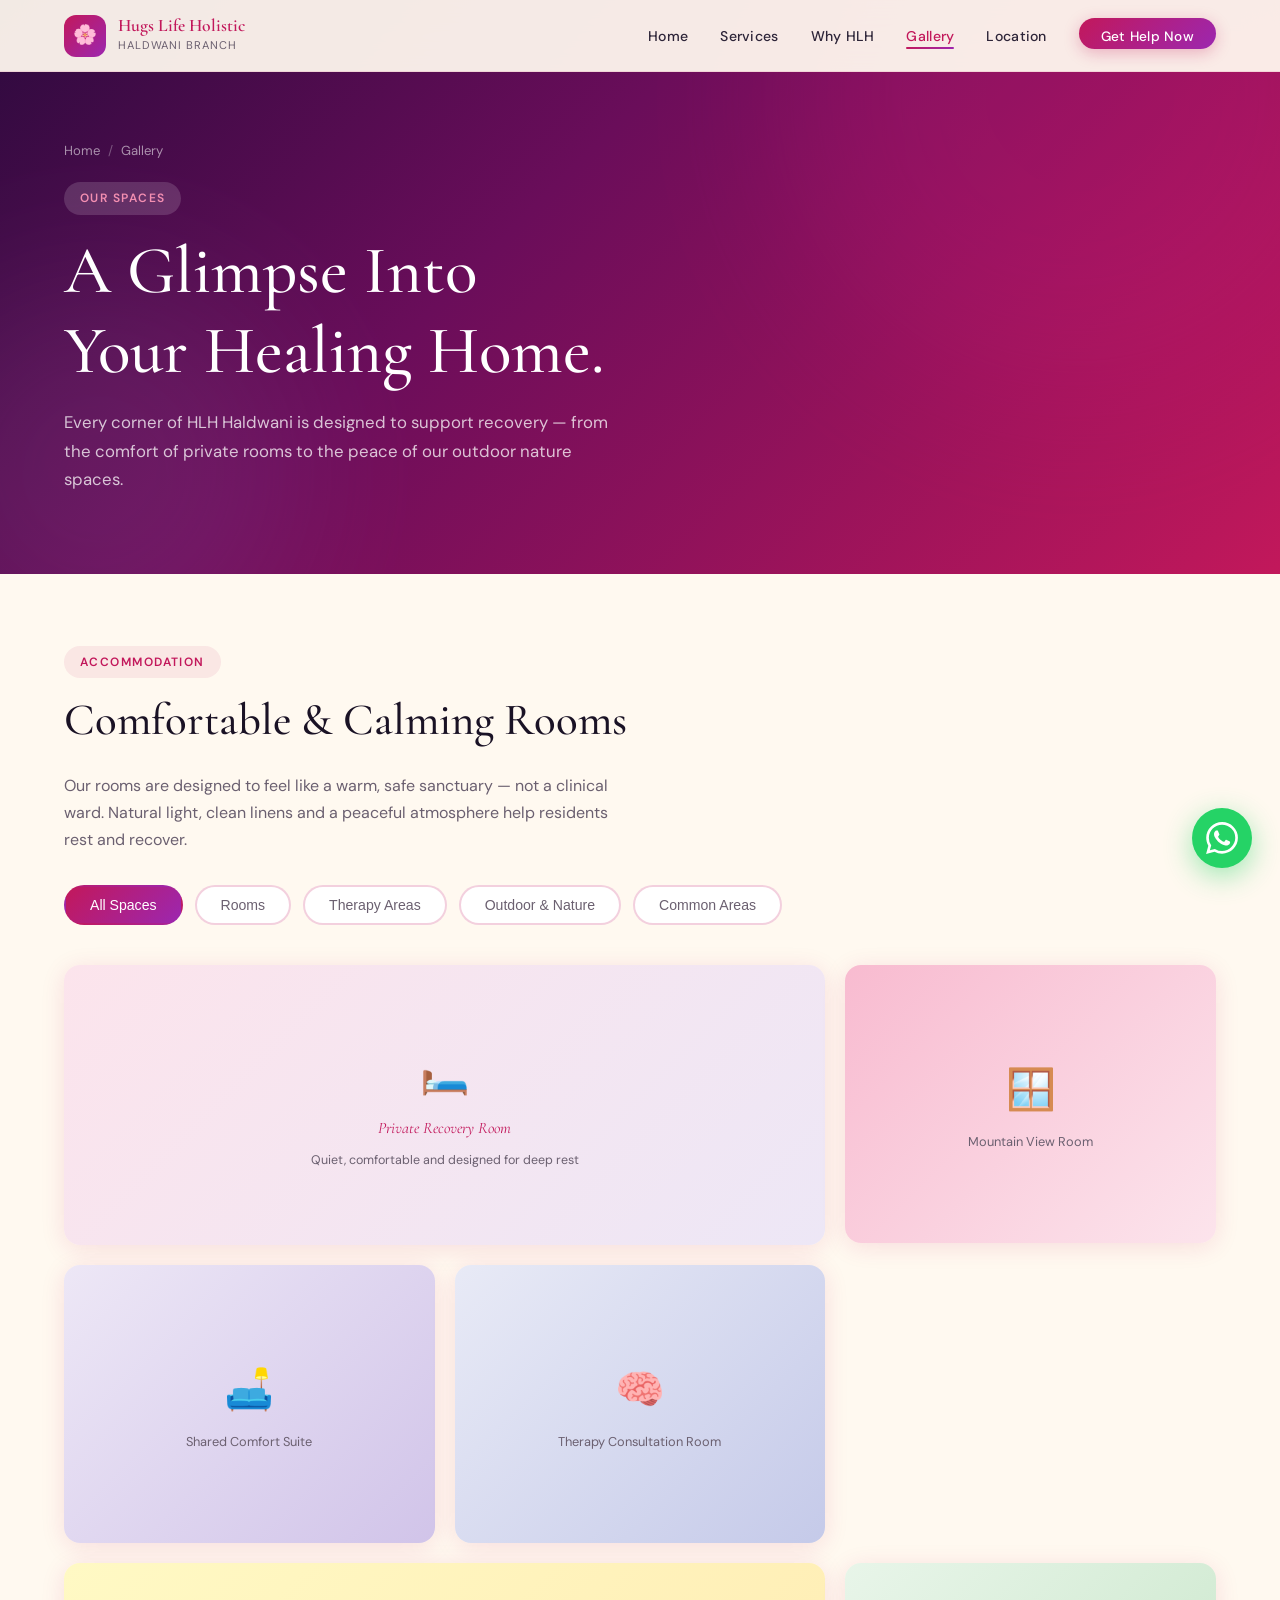
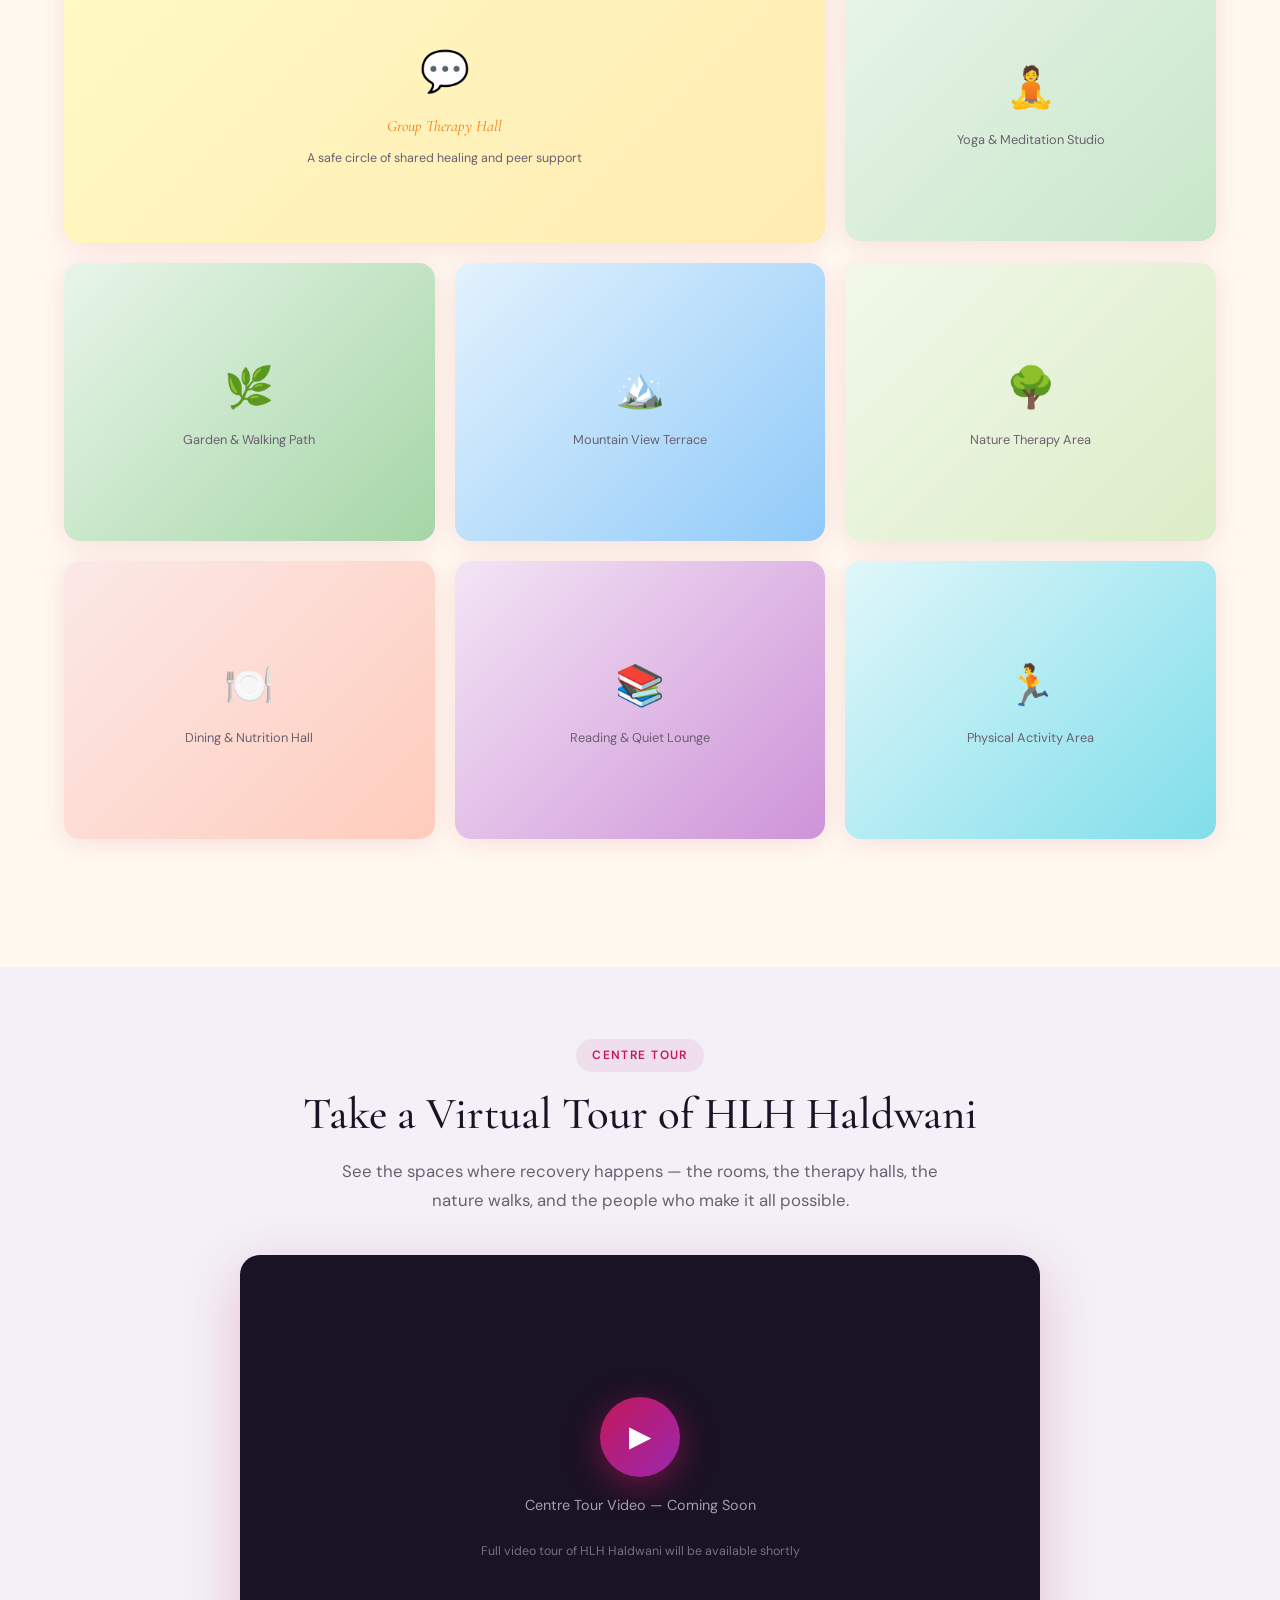
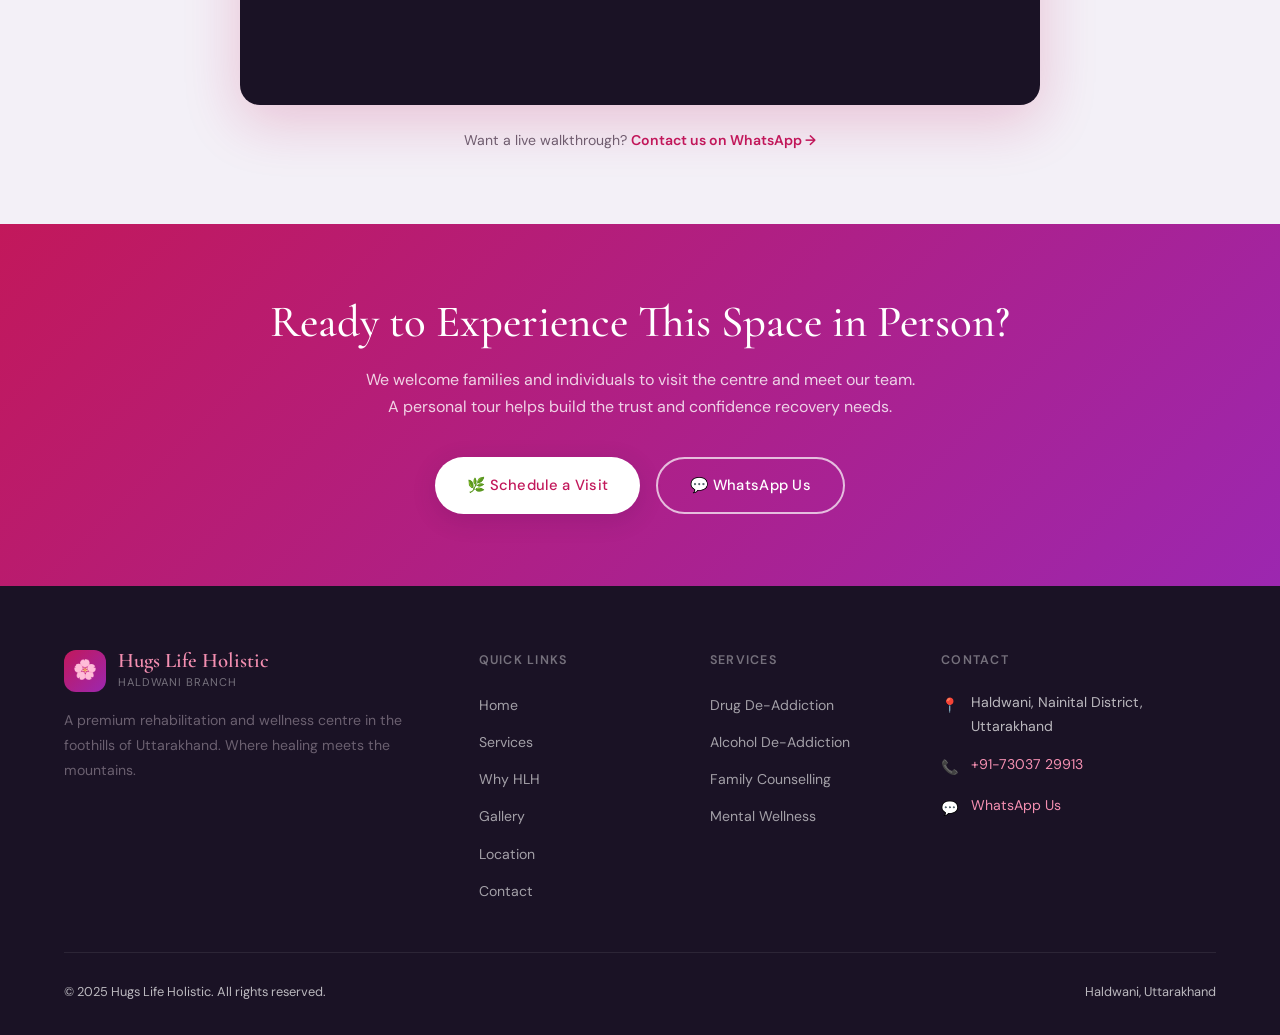
<file: gallery.html>
<!DOCTYPE html>
<html lang="en">
<head>
  <meta charset="UTF-8" />
  <meta name="viewport" content="width=device-width, initial-scale=1.0" />
  <title>Gallery | Hugs Life Holistic Haldwani – Our Centre & Spaces</title>
  <meta name="description" content="Take a visual tour of HLH Haldwani – our rooms, therapy spaces, outdoor nature areas, and the serene Uttarakhand environment that makes healing possible." />
  <meta name="keywords" content="HLH gallery, rehab centre photos Haldwani, wellness centre Uttarakhand, therapy rooms Haldwani, rehab environment" />
  <link rel="stylesheet" href="assets/css/style.css" />
</head>
<body>

<nav class="navbar" aria-label="Main Navigation">
  <a class="nav-logo" href="index.html">
    <div class="nav-logo-icon">🌸</div>
    <div class="nav-logo-text">
      <span class="brand">Hugs Life Holistic</span>
      <span class="branch">Haldwani Branch</span>
    </div>
  </a>
  <ul class="nav-links" role="list">
    <li><a href="index.html">Home</a></li>
    <li><a href="services.html">Services</a></li>
    <li><a href="why-hlh.html">Why HLH</a></li>
    <li><a href="gallery.html" class="active">Gallery</a></li>
    <li><a href="location.html">Location</a></li>
    <li><a href="contact.html" class="nav-cta">Get Help Now</a></li>
  </ul>
  <button class="nav-toggle" aria-label="Toggle navigation"><span></span><span></span><span></span></button>
</nav>

<!-- PAGE HERO -->
<section class="page-hero">
  <div class="page-hero-shapes" aria-hidden="true">
    <div class="hero-shape hero-shape-1" style="opacity:0.15;"></div>
    <div class="hero-shape hero-shape-2" style="opacity:0.1;"></div>
  </div>
  <div class="container">
    <div class="breadcrumb">
      <a href="index.html">Home</a>
      <span class="sep">/</span>
      <span>Gallery</span>
    </div>
    <div class="section-tag" style="background: rgba(255,255,255,0.15); color: var(--blush);">Our Spaces</div>
    <h1>A Glimpse Into<br/>Your Healing Home.</h1>
    <p>Every corner of HLH Haldwani is designed to support recovery — from the comfort of private rooms to the peace of our outdoor nature spaces.</p>
  </div>
</section>

<!-- GALLERY -->
<section class="gallery-section">
  <div class="container">

    <!-- ROOMS SECTION -->
    <div class="animate-in" style="margin-bottom: 56px;">
      <div class="section-tag">Accommodation</div>
      <h2 class="section-title" style="margin-bottom: 24px;">Comfortable &amp; Calming Rooms</h2>
      <p style="max-width: 560px; margin-bottom: 32px;">Our rooms are designed to feel like a warm, safe sanctuary — not a clinical ward. Natural light, clean linens and a peaceful atmosphere help residents rest and recover.</p>

      <div class="gallery-tabs">
        <button class="gallery-tab active" data-filter="all">All Spaces</button>
        <button class="gallery-tab" data-filter="rooms">Rooms</button>
        <button class="gallery-tab" data-filter="therapy">Therapy Areas</button>
        <button class="gallery-tab" data-filter="outdoor">Outdoor &amp; Nature</button>
        <button class="gallery-tab" data-filter="common">Common Areas</button>
      </div>

      <div class="gallery-grid">

        <div class="gallery-item" data-category="rooms" style="min-height: 280px; grid-column: span 2;">
          <div class="gal-icon">🛏️</div>
          <div class="gal-label" style="font-family: var(--font-display); font-size: 1rem; color: var(--fuchsia); font-style: italic;">Private Recovery Room</div>
          <div style="font-size: 0.78rem; color: var(--mid-gray);">Quiet, comfortable and designed for deep rest</div>
        </div>

        <div class="gallery-item" data-category="rooms" style="background: linear-gradient(135deg, #F8BBD0, #FCE4EC);">
          <div class="gal-icon">🪟</div>
          <div class="gal-label">Mountain View Room</div>
        </div>

        <div class="gallery-item" data-category="rooms" style="background: linear-gradient(135deg, #EDE7F6, #D1C4E9);">
          <div class="gal-icon">🛋️</div>
          <div class="gal-label">Shared Comfort Suite</div>
        </div>

        <div class="gallery-item" data-category="therapy" style="background: linear-gradient(135deg, #E8EAF6, #C5CAE9);">
          <div class="gal-icon">🧠</div>
          <div class="gal-label">Therapy Consultation Room</div>
        </div>

        <div class="gallery-item" data-category="therapy" style="min-height: 280px; grid-column: span 2; background: linear-gradient(135deg, #FFF9C4, #FFECB3);">
          <div class="gal-icon">💬</div>
          <div class="gal-label" style="font-family: var(--font-display); font-size: 1rem; color: #F57F17; font-style: italic;">Group Therapy Hall</div>
          <div style="font-size: 0.78rem; color: var(--mid-gray);">A safe circle of shared healing and peer support</div>
        </div>

        <div class="gallery-item" data-category="therapy" style="background: linear-gradient(135deg, #E8F5E9, #C8E6C9);">
          <div class="gal-icon">🧘</div>
          <div class="gal-label">Yoga &amp; Meditation Studio</div>
        </div>

        <div class="gallery-item" data-category="outdoor" style="background: linear-gradient(135deg, #E8F5E9, #A5D6A7);">
          <div class="gal-icon">🌿</div>
          <div class="gal-label">Garden &amp; Walking Path</div>
        </div>

        <div class="gallery-item" data-category="outdoor" style="background: linear-gradient(135deg, #E3F2FD, #90CAF9);">
          <div class="gal-icon">🏔️</div>
          <div class="gal-label">Mountain View Terrace</div>
        </div>

        <div class="gallery-item" data-category="outdoor" style="background: linear-gradient(135deg, #F1F8E9, #DCEDC8);">
          <div class="gal-icon">🌳</div>
          <div class="gal-label">Nature Therapy Area</div>
        </div>

        <div class="gallery-item" data-category="common" style="background: linear-gradient(135deg, #FBE9E7, #FFCCBC);">
          <div class="gal-icon">🍽️</div>
          <div class="gal-label">Dining &amp; Nutrition Hall</div>
        </div>

        <div class="gallery-item" data-category="common" style="background: linear-gradient(135deg, #F3E5F5, #CE93D8);">
          <div class="gal-icon">📚</div>
          <div class="gal-label">Reading &amp; Quiet Lounge</div>
        </div>

        <div class="gallery-item" data-category="common" style="background: linear-gradient(135deg, #E0F7FA, #80DEEA);">
          <div class="gal-icon">🏃</div>
          <div class="gal-label">Physical Activity Area</div>
        </div>

      </div>
    </div>
  </div>
</section>

<!-- VIDEO / TOUR SECTION -->
<section class="video-section">
  <div class="container">
    <div class="text-center animate-in">
      <div class="section-tag">Centre Tour</div>
      <h2 class="section-title">Take a Virtual Tour of HLH Haldwani</h2>
      <p class="section-subtitle">See the spaces where recovery happens — the rooms, the therapy halls, the nature walks, and the people who make it all possible.</p>
    </div>
    <div class="video-wrap animate-in">
      <!-- Replace with actual YouTube/Vimeo embed when available -->
      <div class="play-btn" onclick="this.style.transform='scale(0.95)'" aria-label="Play centre tour video">▶</div>
      <div class="video-label">Centre Tour Video — Coming Soon</div>
      <div style="color: rgba(255,255,255,0.4); font-size: 0.78rem; margin-top: 8px;">Full video tour of HLH Haldwani will be available shortly</div>
    </div>
    <p style="text-align: center; margin-top: 24px; font-size: 0.88rem;">
      Want a live walkthrough? <a href="https://wa.me/917303729913" target="_blank" rel="noopener" style="color: var(--fuchsia); font-weight: 600;">Contact us on WhatsApp →</a>
    </p>
  </div>
</section>

<!-- CTA BANNER -->
<section class="cta-banner">
  <div class="container animate-in">
    <h2>Ready to Experience This Space in Person?</h2>
    <p>We welcome families and individuals to visit the centre and meet our team. A personal tour helps build the trust and confidence recovery needs.</p>
    <div class="cta-btns">
      <a href="contact.html" class="btn btn-white">🌿 Schedule a Visit</a>
      <a href="https://wa.me/917303729913" target="_blank" rel="noopener" class="btn btn-outline">💬 WhatsApp Us</a>
    </div>
  </div>
</section>

<footer>
  <div class="container">
    <div class="footer-grid">
      <div class="footer-brand">
        <div class="nav-logo" style="margin-bottom: 12px; display: flex; align-items: center; gap: 12px;">
          <div class="nav-logo-icon" style="width:42px; height:42px; background: var(--gradient-fuchsia); border-radius:12px; display:flex; align-items:center; justify-content:center; color:white; font-size:1.2rem;">🌸</div>
          <div class="nav-logo-text">
            <span class="brand">Hugs Life Holistic</span>
            <span class="branch">Haldwani Branch</span>
          </div>
        </div>
        <p class="footer-desc">A premium rehabilitation and wellness centre in the foothills of Uttarakhand. Where healing meets the mountains.</p>
      </div>
      <div>
        <div class="footer-heading">Quick Links</div>
        <ul class="footer-links"><li><a href="index.html">Home</a></li><li><a href="services.html">Services</a></li><li><a href="why-hlh.html">Why HLH</a></li><li><a href="gallery.html">Gallery</a></li><li><a href="location.html">Location</a></li><li><a href="contact.html">Contact</a></li></ul>
      </div>
      <div>
        <div class="footer-heading">Services</div>
        <ul class="footer-links"><li><a href="services.html">Drug De-Addiction</a></li><li><a href="services.html">Alcohol De-Addiction</a></li><li><a href="services.html">Family Counselling</a></li><li><a href="services.html">Mental Wellness</a></li></ul>
      </div>
      <div>
        <div class="footer-heading">Contact</div>
        <div class="footer-contact-item"><span class="icon">📍</span><span>Haldwani, Nainital District, Uttarakhand</span></div>
        <div class="footer-contact-item"><span class="icon">📞</span><span><a href="tel:+917303729913" style="color: var(--blush);">+91-73037 29913</a></span></div>
        <div class="footer-contact-item"><span class="icon">💬</span><span><a href="https://wa.me/917303729913" target="_blank" style="color: var(--blush);">WhatsApp Us</a></span></div>
      </div>
    </div>
    <div class="footer-bottom">
      <span>© 2025 Hugs Life Holistic. All rights reserved.</span>
      <span>Haldwani, Uttarakhand</span>
    </div>
  </div>
</footer>

<div class="whatsapp-float">
  <div class="wa-tooltip">Chat on WhatsApp</div>
  <a href="https://wa.me/917303729913" target="_blank" rel="noopener" class="whatsapp-btn" aria-label="Chat on WhatsApp">
    <svg viewBox="0 0 24 24"><path d="M17.472 14.382c-.297-.149-1.758-.867-2.03-.967-.273-.099-.471-.148-.67.15-.197.297-.767.966-.94 1.164-.173.199-.347.223-.644.075-.297-.15-1.255-.463-2.39-1.475-.883-.788-1.48-1.761-1.653-2.059-.173-.297-.018-.458.13-.606.134-.133.298-.347.446-.52.149-.174.198-.298.298-.497.099-.198.05-.371-.025-.52-.075-.149-.669-1.612-.916-2.207-.242-.579-.487-.5-.669-.51-.173-.008-.371-.01-.57-.01-.198 0-.52.074-.792.372-.272.297-1.04 1.016-1.04 2.479 0 1.462 1.065 2.875 1.213 3.074.149.198 2.096 3.2 5.077 4.487.709.306 1.262.489 1.694.625.712.227 1.36.195 1.871.118.571-.085 1.758-.719 2.006-1.413.248-.694.248-1.289.173-1.413-.074-.124-.272-.198-.57-.347m-5.421 7.403h-.004a9.87 9.87 0 01-5.031-1.378l-.361-.214-3.741.982.998-3.648-.235-.374a9.86 9.86 0 01-1.51-5.26c.001-5.45 4.436-9.884 9.888-9.884 2.64 0 5.122 1.03 6.988 2.898a9.825 9.825 0 012.893 6.994c-.003 5.45-4.437 9.884-9.885 9.884m8.413-18.297A11.815 11.815 0 0012.05 0C5.495 0 .16 5.335.157 11.892c0 2.096.547 4.142 1.588 5.945L.057 24l6.305-1.654a11.882 11.882 0 005.683 1.448h.005c6.554 0 11.89-5.335 11.893-11.893a11.821 11.821 0 00-3.48-8.413Z"/></svg>
  </a>
</div>

<script src="assets/js/script.js"></script>
</body>
</html>
</file>
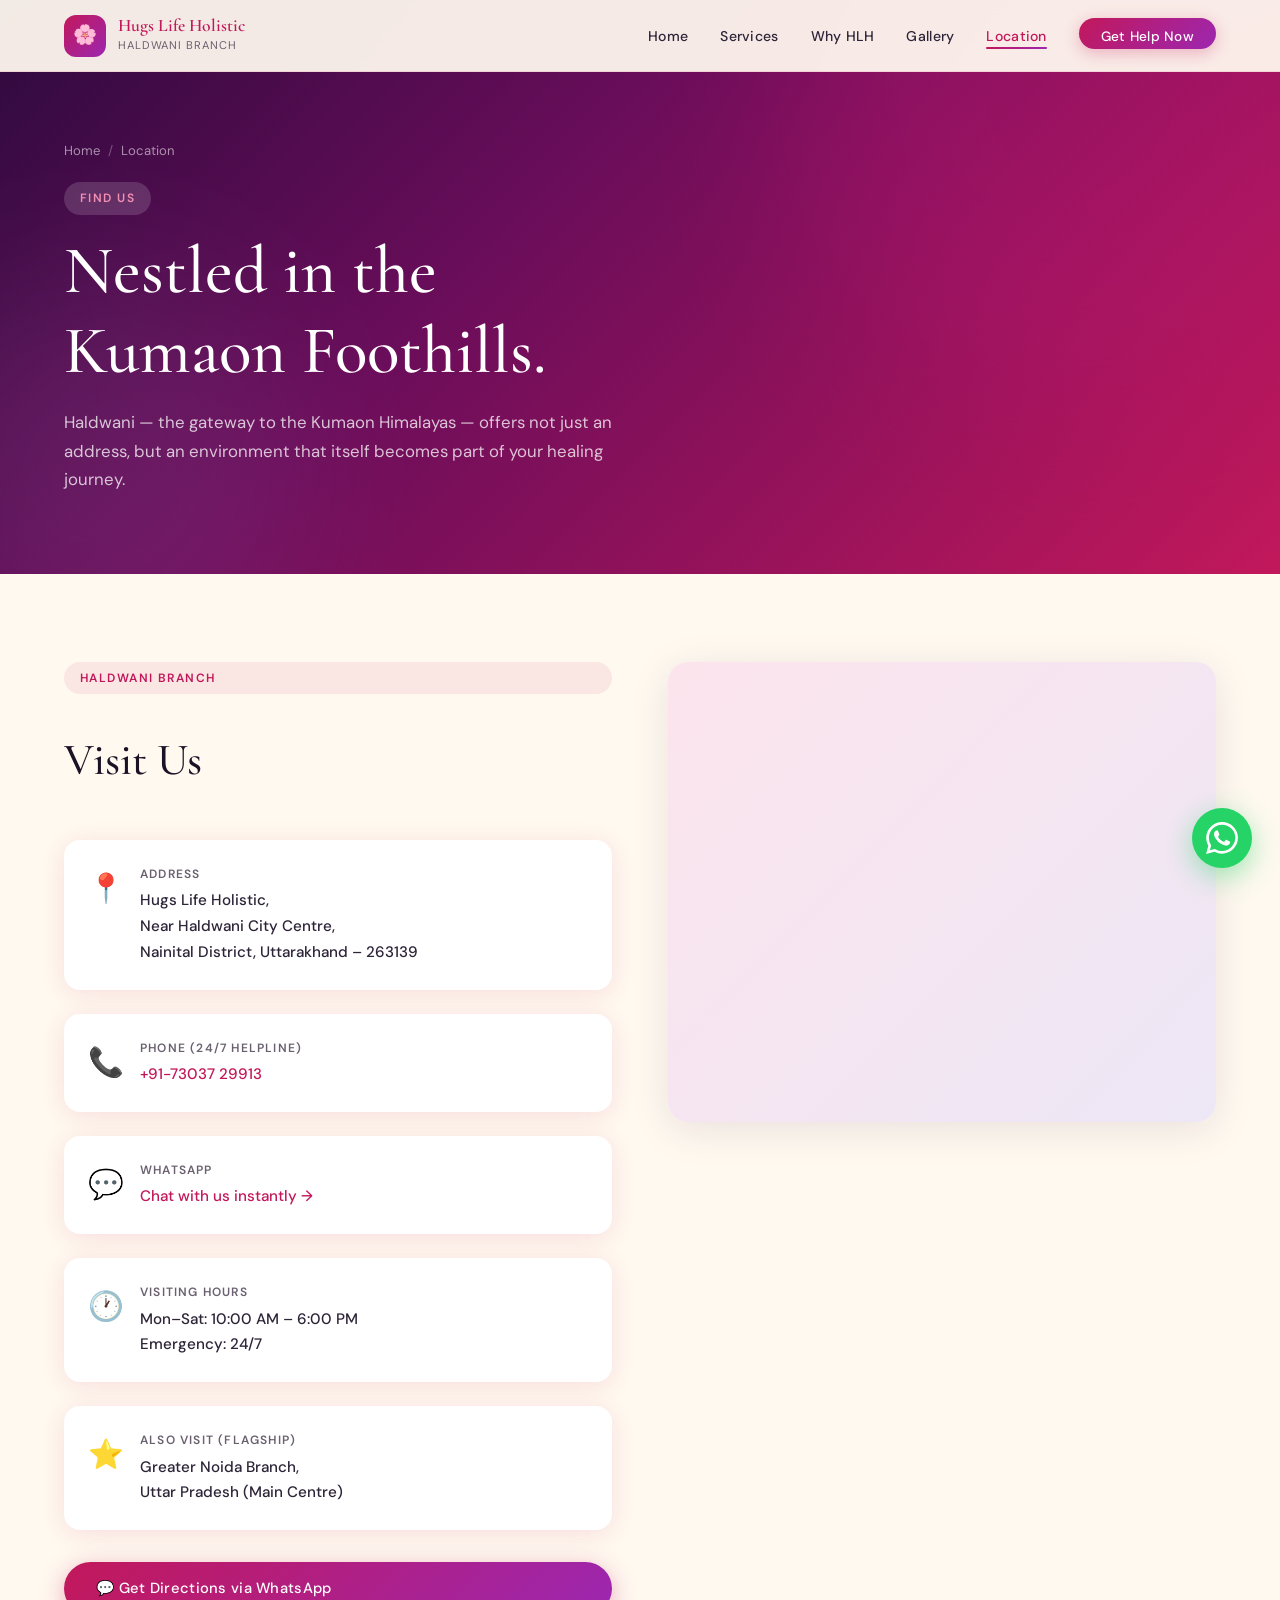
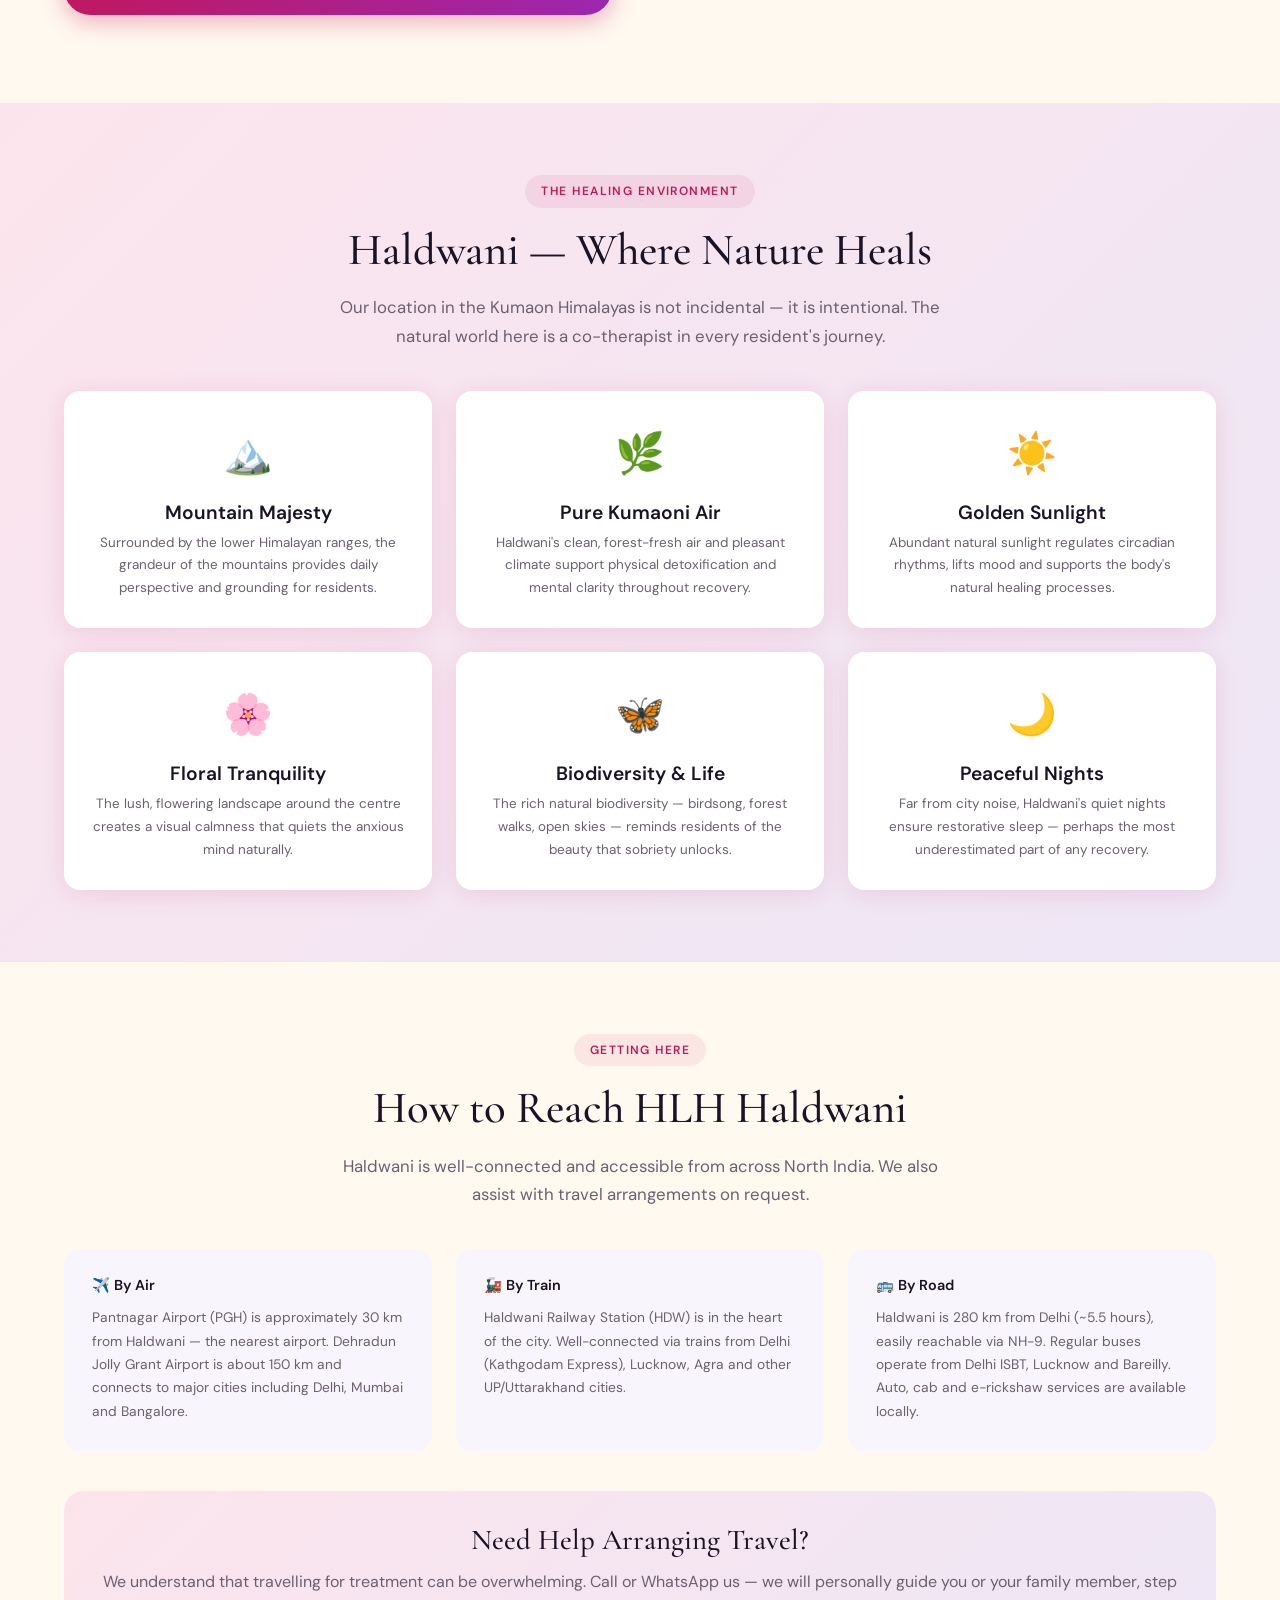
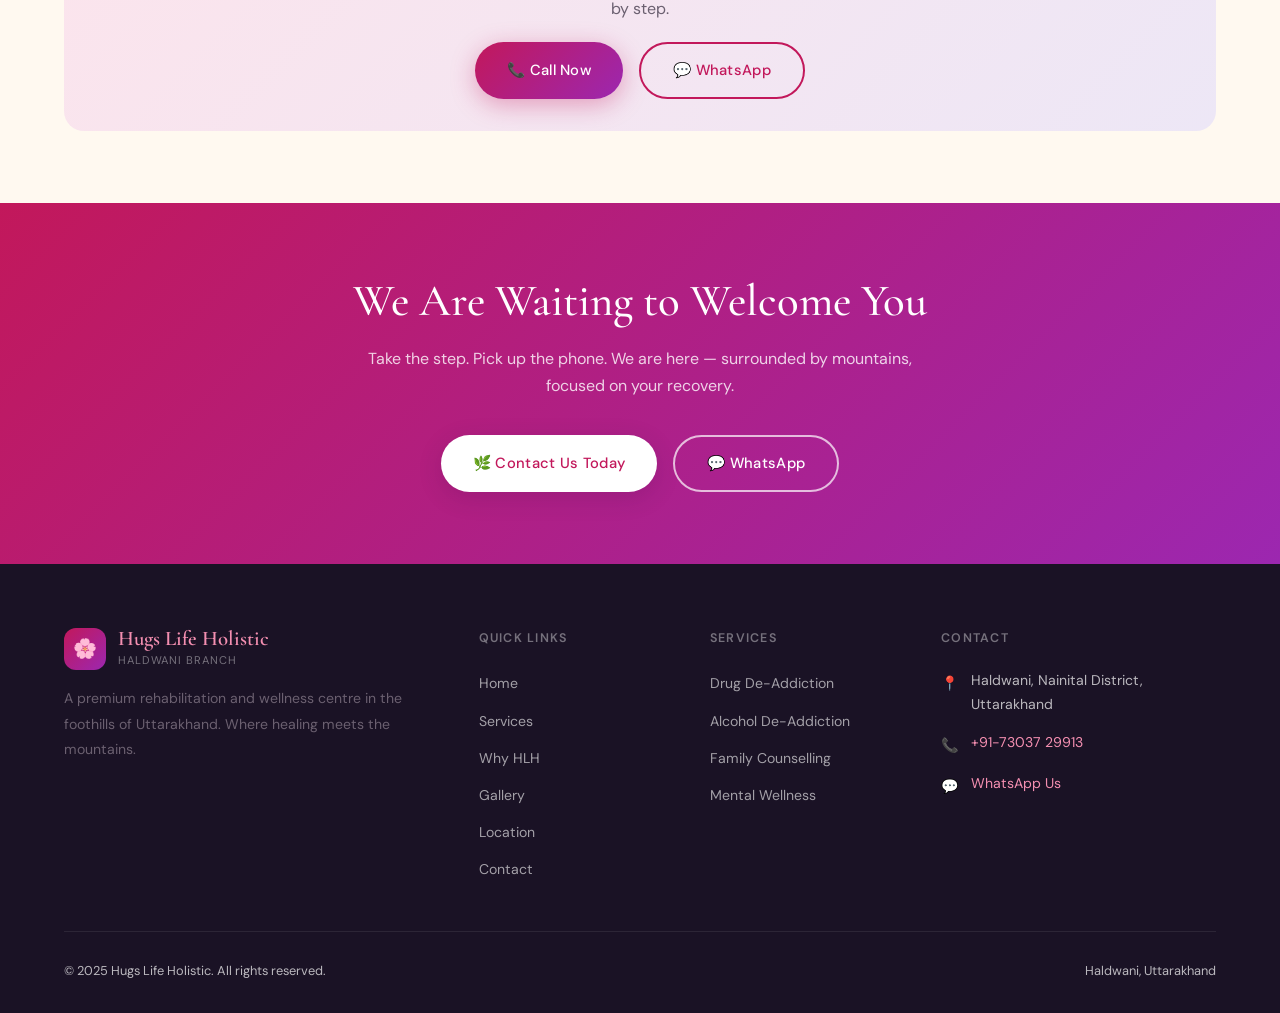
<file: location.html>
<!DOCTYPE html>
<html lang="en">
<head>
  <meta charset="UTF-8" />
  <meta name="viewport" content="width=device-width, initial-scale=1.0" />
  <title>Location | HLH Haldwani – Rehab Centre in Uttarakhand Foothills</title>
  <meta name="description" content="Find Hugs Life Holistic Haldwani branch in the serene foothills of Kumaon, Uttarakhand. Directions, accessibility, and a peaceful healing environment." />
  <meta name="keywords" content="HLH Haldwani location, rehab centre Kumaon, rehabilitation Haldwani address, direction to HLH, Nainital district rehab" />
  <link rel="stylesheet" href="assets/css/style.css" />
</head>
<body>

<nav class="navbar" aria-label="Main Navigation">
  <a class="nav-logo" href="index.html">
    <div class="nav-logo-icon">🌸</div>
    <div class="nav-logo-text">
      <span class="brand">Hugs Life Holistic</span>
      <span class="branch">Haldwani Branch</span>
    </div>
  </a>
  <ul class="nav-links" role="list">
    <li><a href="index.html">Home</a></li>
    <li><a href="services.html">Services</a></li>
    <li><a href="why-hlh.html">Why HLH</a></li>
    <li><a href="gallery.html">Gallery</a></li>
    <li><a href="location.html" class="active">Location</a></li>
    <li><a href="contact.html" class="nav-cta">Get Help Now</a></li>
  </ul>
  <button class="nav-toggle" aria-label="Toggle navigation"><span></span><span></span><span></span></button>
</nav>

<!-- PAGE HERO -->
<section class="page-hero">
  <div class="page-hero-shapes" aria-hidden="true">
    <div class="hero-shape hero-shape-1" style="opacity:0.15;"></div>
    <div class="hero-shape hero-shape-2" style="opacity:0.1;"></div>
  </div>
  <div class="container">
    <div class="breadcrumb">
      <a href="index.html">Home</a>
      <span class="sep">/</span>
      <span>Location</span>
    </div>
    <div class="section-tag" style="background: rgba(255,255,255,0.15); color: var(--blush);">Find Us</div>
    <h1>Nestled in the<br/>Kumaon Foothills.</h1>
    <p>Haldwani — the gateway to the Kumaon Himalayas — offers not just an address, but an environment that itself becomes part of your healing journey.</p>
  </div>
</section>

<!-- LOCATION INFO + MAP -->
<div class="location-info-grid">
  <div class="location-details animate-in">
    <div class="section-tag">Haldwani Branch</div>
    <h2 class="section-title" style="margin-bottom: 28px;">Visit Us</h2>

    <div class="loc-card">
      <div class="loc-icon">📍</div>
      <div>
        <div class="loc-label">Address</div>
        <div class="loc-value">Hugs Life Holistic,<br/>Near Haldwani City Centre,<br/>Nainital District, Uttarakhand – 263139</div>
      </div>
    </div>

    <div class="loc-card">
      <div class="loc-icon">📞</div>
      <div>
        <div class="loc-label">Phone (24/7 Helpline)</div>
        <div class="loc-value"><a href="tel:+917303729913" style="color: var(--fuchsia);">+91-73037 29913</a></div>
      </div>
    </div>

    <div class="loc-card">
      <div class="loc-icon">💬</div>
      <div>
        <div class="loc-label">WhatsApp</div>
        <div class="loc-value"><a href="https://wa.me/917303729913" target="_blank" rel="noopener" style="color: var(--fuchsia);">Chat with us instantly →</a></div>
      </div>
    </div>

    <div class="loc-card">
      <div class="loc-icon">🕐</div>
      <div>
        <div class="loc-label">Visiting Hours</div>
        <div class="loc-value">Mon–Sat: 10:00 AM – 6:00 PM<br/>Emergency: 24/7</div>
      </div>
    </div>

    <div class="loc-card">
      <div class="loc-icon">⭐</div>
      <div>
        <div class="loc-label">Also Visit (Flagship)</div>
        <div class="loc-value">Greater Noida Branch,<br/>Uttar Pradesh (Main Centre)</div>
      </div>
    </div>

    <a href="https://wa.me/917303729913" target="_blank" rel="noopener" class="btn btn-primary" style="margin-top: 8px;">
      💬 Get Directions via WhatsApp
    </a>
  </div>

  <div class="animate-in" data-delay="150">
    <div class="map-container" style="min-height: 460px;">
      <!-- Google Maps Embed – replace src with actual embed URL -->
      <iframe
        src="https://www.google.com/maps/embed?pb=!1m18!1m12!1m3!1d56484.42!2d79.5068!3d29.2183!2m3!1f0!2f0!3f0!3m2!1i1024!2i768!4f13.1!3m3!1m2!1s0x39a09a5b3c7b1f7d%3A0x1b!2sHaldwani%2C%20Uttarakhand!5e0!3m2!1sen!2sin!4v1700000000000!5m2!1sen!2sin"
        width="100%" height="460" style="border:0; border-radius:20px;" allowfullscreen="" loading="lazy" referrerpolicy="no-referrer-when-downgrade"
        title="HLH Haldwani Location Map">
      </iframe>
    </div>
  </div>
</div>

<!-- NATURE / HILL SETTING -->
<section class="nature-section">
  <div class="container">
    <div class="text-center animate-in">
      <div class="section-tag">The Healing Environment</div>
      <h2 class="section-title">Haldwani — Where Nature Heals</h2>
      <p class="section-subtitle">Our location in the Kumaon Himalayas is not incidental — it is intentional. The natural world here is a co-therapist in every resident's journey.</p>
    </div>
    <div class="nature-features">
      <div class="nature-feat animate-in">
        <div class="feat-icon">🏔️</div>
        <h4>Mountain Majesty</h4>
        <p>Surrounded by the lower Himalayan ranges, the grandeur of the mountains provides daily perspective and grounding for residents.</p>
      </div>
      <div class="nature-feat animate-in" data-delay="100">
        <div class="feat-icon">🌿</div>
        <h4>Pure Kumaoni Air</h4>
        <p>Haldwani's clean, forest-fresh air and pleasant climate support physical detoxification and mental clarity throughout recovery.</p>
      </div>
      <div class="nature-feat animate-in" data-delay="200">
        <div class="feat-icon">☀️</div>
        <h4>Golden Sunlight</h4>
        <p>Abundant natural sunlight regulates circadian rhythms, lifts mood and supports the body's natural healing processes.</p>
      </div>
      <div class="nature-feat animate-in">
        <div class="feat-icon">🌸</div>
        <h4>Floral Tranquility</h4>
        <p>The lush, flowering landscape around the centre creates a visual calmness that quiets the anxious mind naturally.</p>
      </div>
      <div class="nature-feat animate-in" data-delay="100">
        <div class="feat-icon">🦋</div>
        <h4>Biodiversity &amp; Life</h4>
        <p>The rich natural biodiversity — birdsong, forest walks, open skies — reminds residents of the beauty that sobriety unlocks.</p>
      </div>
      <div class="nature-feat animate-in" data-delay="200">
        <div class="feat-icon">🌙</div>
        <h4>Peaceful Nights</h4>
        <p>Far from city noise, Haldwani's quiet nights ensure restorative sleep — perhaps the most underestimated part of any recovery.</p>
      </div>
    </div>
  </div>
</section>

<!-- ACCESSIBILITY -->
<section class="access-section">
  <div class="container">
    <div class="text-center animate-in">
      <div class="section-tag">Getting Here</div>
      <h2 class="section-title">How to Reach HLH Haldwani</h2>
      <p class="section-subtitle">Haldwani is well-connected and accessible from across North India. We also assist with travel arrangements on request.</p>
    </div>
    <div class="access-grid">
      <div class="access-card animate-in">
        <h4>✈️ By Air</h4>
        <p>Pantnagar Airport (PGH) is approximately 30 km from Haldwani — the nearest airport. Dehradun Jolly Grant Airport is about 150 km and connects to major cities including Delhi, Mumbai and Bangalore.</p>
      </div>
      <div class="access-card animate-in" data-delay="100">
        <h4>🚂 By Train</h4>
        <p>Haldwani Railway Station (HDW) is in the heart of the city. Well-connected via trains from Delhi (Kathgodam Express), Lucknow, Agra and other UP/Uttarakhand cities.</p>
      </div>
      <div class="access-card animate-in" data-delay="200">
        <h4>🚌 By Road</h4>
        <p>Haldwani is 280 km from Delhi (~5.5 hours), easily reachable via NH-9. Regular buses operate from Delhi ISBT, Lucknow and Bareilly. Auto, cab and e-rickshaw services are available locally.</p>
      </div>
    </div>
    <div style="background: var(--gradient-petal); border-radius: 20px; padding: 32px; margin-top: 40px; text-align: center;" class="animate-in">
      <h3 style="color: var(--deep-forest); margin-bottom: 10px; font-family: var(--font-display);">Need Help Arranging Travel?</h3>
      <p style="margin-bottom: 20px;">We understand that travelling for treatment can be overwhelming. Call or WhatsApp us — we will personally guide you or your family member, step by step.</p>
      <div style="display: flex; gap: 16px; justify-content: center; flex-wrap: wrap;">
        <a href="tel:+917303729913" class="btn btn-primary">📞 Call Now</a>
        <a href="https://wa.me/917303729913" target="_blank" rel="noopener" class="btn btn-outline" style="color: var(--fuchsia); border-color: var(--fuchsia);">💬 WhatsApp</a>
      </div>
    </div>
  </div>
</section>

<!-- CTA BANNER -->
<section class="cta-banner">
  <div class="container animate-in">
    <h2>We Are Waiting to Welcome You</h2>
    <p>Take the step. Pick up the phone. We are here — surrounded by mountains, focused on your recovery.</p>
    <div class="cta-btns">
      <a href="contact.html" class="btn btn-white">🌿 Contact Us Today</a>
      <a href="https://wa.me/917303729913" target="_blank" rel="noopener" class="btn btn-outline">💬 WhatsApp</a>
    </div>
  </div>
</section>

<footer>
  <div class="container">
    <div class="footer-grid">
      <div class="footer-brand">
        <div class="nav-logo" style="margin-bottom: 12px; display: flex; align-items: center; gap: 12px;">
          <div class="nav-logo-icon" style="width:42px; height:42px; background: var(--gradient-fuchsia); border-radius:12px; display:flex; align-items:center; justify-content:center; color:white; font-size:1.2rem;">🌸</div>
          <div class="nav-logo-text">
            <span class="brand">Hugs Life Holistic</span>
            <span class="branch">Haldwani Branch</span>
          </div>
        </div>
        <p class="footer-desc">A premium rehabilitation and wellness centre in the foothills of Uttarakhand. Where healing meets the mountains.</p>
      </div>
      <div>
        <div class="footer-heading">Quick Links</div>
        <ul class="footer-links"><li><a href="index.html">Home</a></li><li><a href="services.html">Services</a></li><li><a href="why-hlh.html">Why HLH</a></li><li><a href="gallery.html">Gallery</a></li><li><a href="location.html">Location</a></li><li><a href="contact.html">Contact</a></li></ul>
      </div>
      <div>
        <div class="footer-heading">Services</div>
        <ul class="footer-links"><li><a href="services.html">Drug De-Addiction</a></li><li><a href="services.html">Alcohol De-Addiction</a></li><li><a href="services.html">Family Counselling</a></li><li><a href="services.html">Mental Wellness</a></li></ul>
      </div>
      <div>
        <div class="footer-heading">Contact</div>
        <div class="footer-contact-item"><span class="icon">📍</span><span>Haldwani, Nainital District, Uttarakhand</span></div>
        <div class="footer-contact-item"><span class="icon">📞</span><span><a href="tel:+917303729913" style="color: var(--blush);">+91-73037 29913</a></span></div>
        <div class="footer-contact-item"><span class="icon">💬</span><span><a href="https://wa.me/917303729913" target="_blank" style="color: var(--blush);">WhatsApp Us</a></span></div>
      </div>
    </div>
    <div class="footer-bottom">
      <span>© 2025 Hugs Life Holistic. All rights reserved.</span>
      <span>Haldwani, Uttarakhand</span>
    </div>
  </div>
</footer>

<div class="whatsapp-float">
  <div class="wa-tooltip">Chat on WhatsApp</div>
  <a href="https://wa.me/917303729913" target="_blank" rel="noopener" class="whatsapp-btn" aria-label="Chat on WhatsApp">
    <svg viewBox="0 0 24 24"><path d="M17.472 14.382c-.297-.149-1.758-.867-2.03-.967-.273-.099-.471-.148-.67.15-.197.297-.767.966-.94 1.164-.173.199-.347.223-.644.075-.297-.15-1.255-.463-2.39-1.475-.883-.788-1.48-1.761-1.653-2.059-.173-.297-.018-.458.13-.606.134-.133.298-.347.446-.52.149-.174.198-.298.298-.497.099-.198.05-.371-.025-.52-.075-.149-.669-1.612-.916-2.207-.242-.579-.487-.5-.669-.51-.173-.008-.371-.01-.57-.01-.198 0-.52.074-.792.372-.272.297-1.04 1.016-1.04 2.479 0 1.462 1.065 2.875 1.213 3.074.149.198 2.096 3.2 5.077 4.487.709.306 1.262.489 1.694.625.712.227 1.36.195 1.871.118.571-.085 1.758-.719 2.006-1.413.248-.694.248-1.289.173-1.413-.074-.124-.272-.198-.57-.347m-5.421 7.403h-.004a9.87 9.87 0 01-5.031-1.378l-.361-.214-3.741.982.998-3.648-.235-.374a9.86 9.86 0 01-1.51-5.26c.001-5.45 4.436-9.884 9.888-9.884 2.64 0 5.122 1.03 6.988 2.898a9.825 9.825 0 012.893 6.994c-.003 5.45-4.437 9.884-9.885 9.884m8.413-18.297A11.815 11.815 0 0012.05 0C5.495 0 .16 5.335.157 11.892c0 2.096.547 4.142 1.588 5.945L.057 24l6.305-1.654a11.882 11.882 0 005.683 1.448h.005c6.554 0 11.89-5.335 11.893-11.893a11.821 11.821 0 00-3.48-8.413Z"/></svg>
  </a>
</div>

<script src="assets/js/script.js"></script>
</body>
</html>
</file>
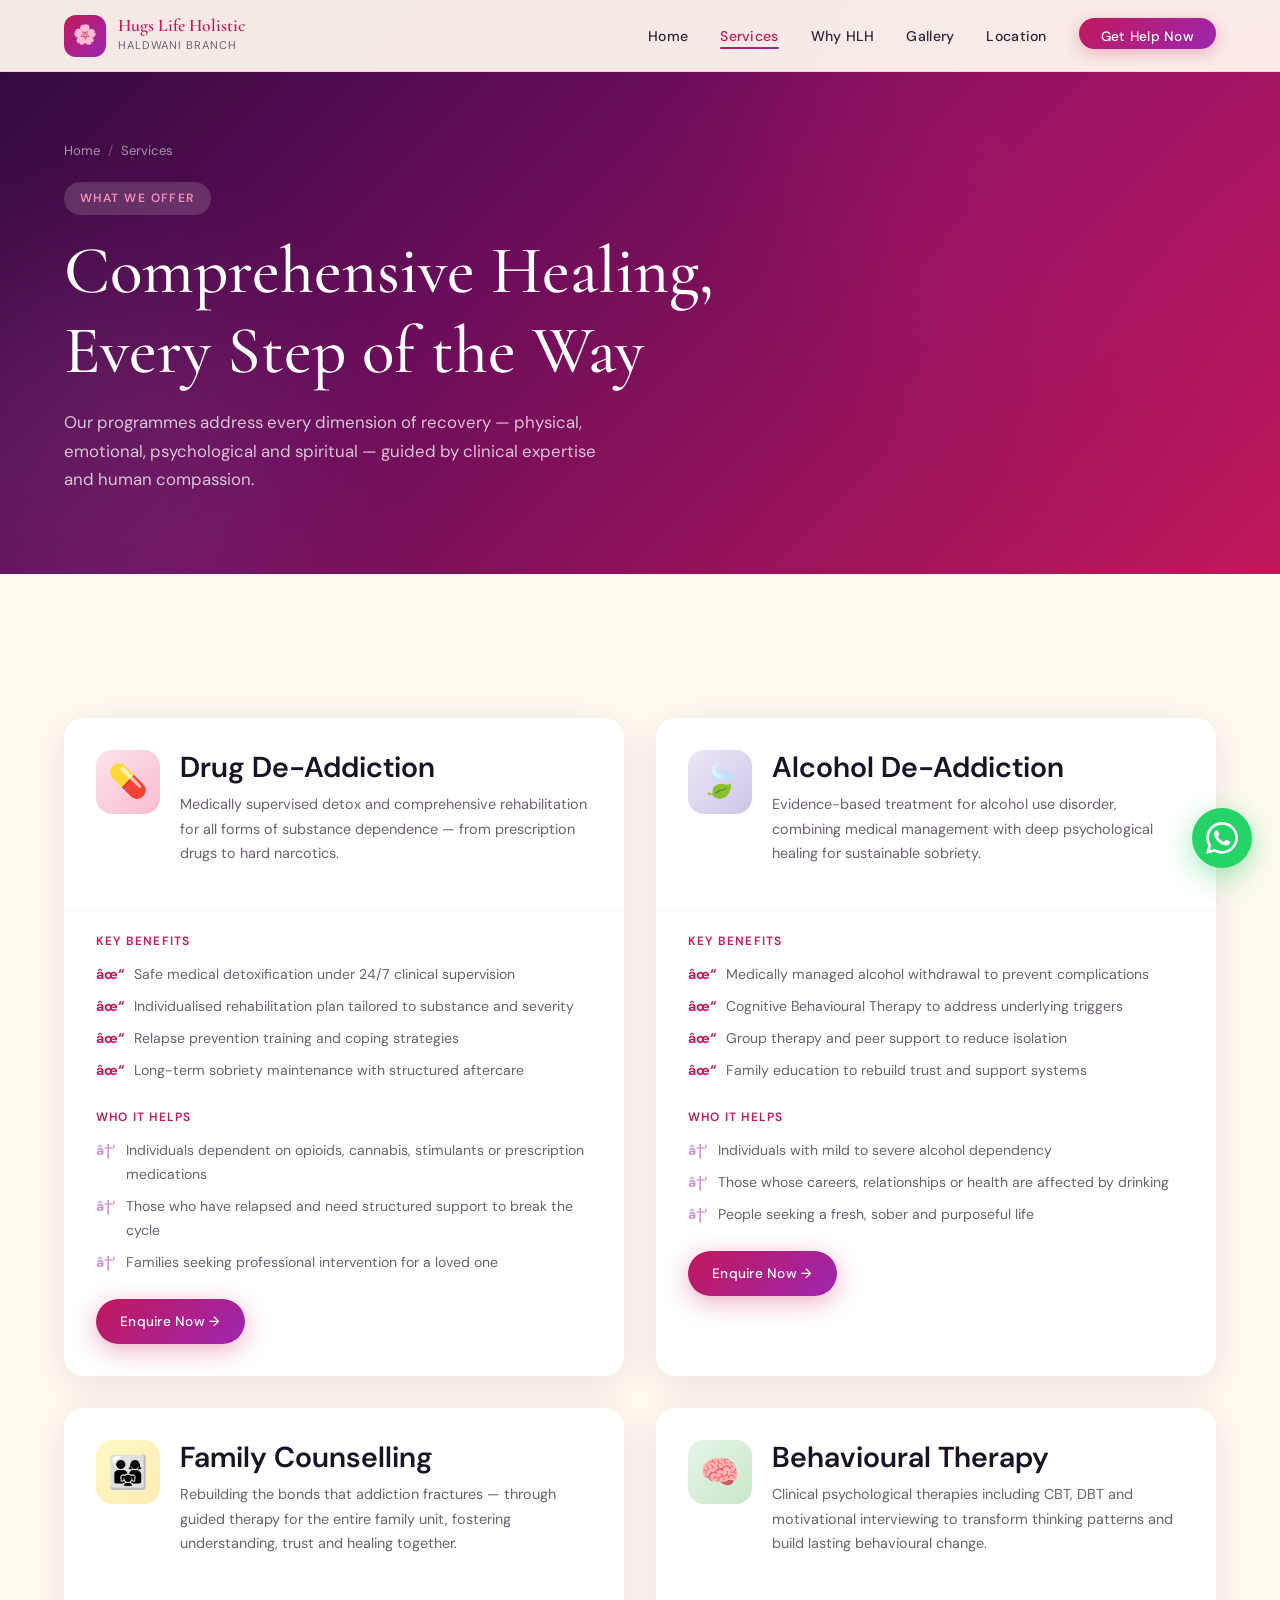
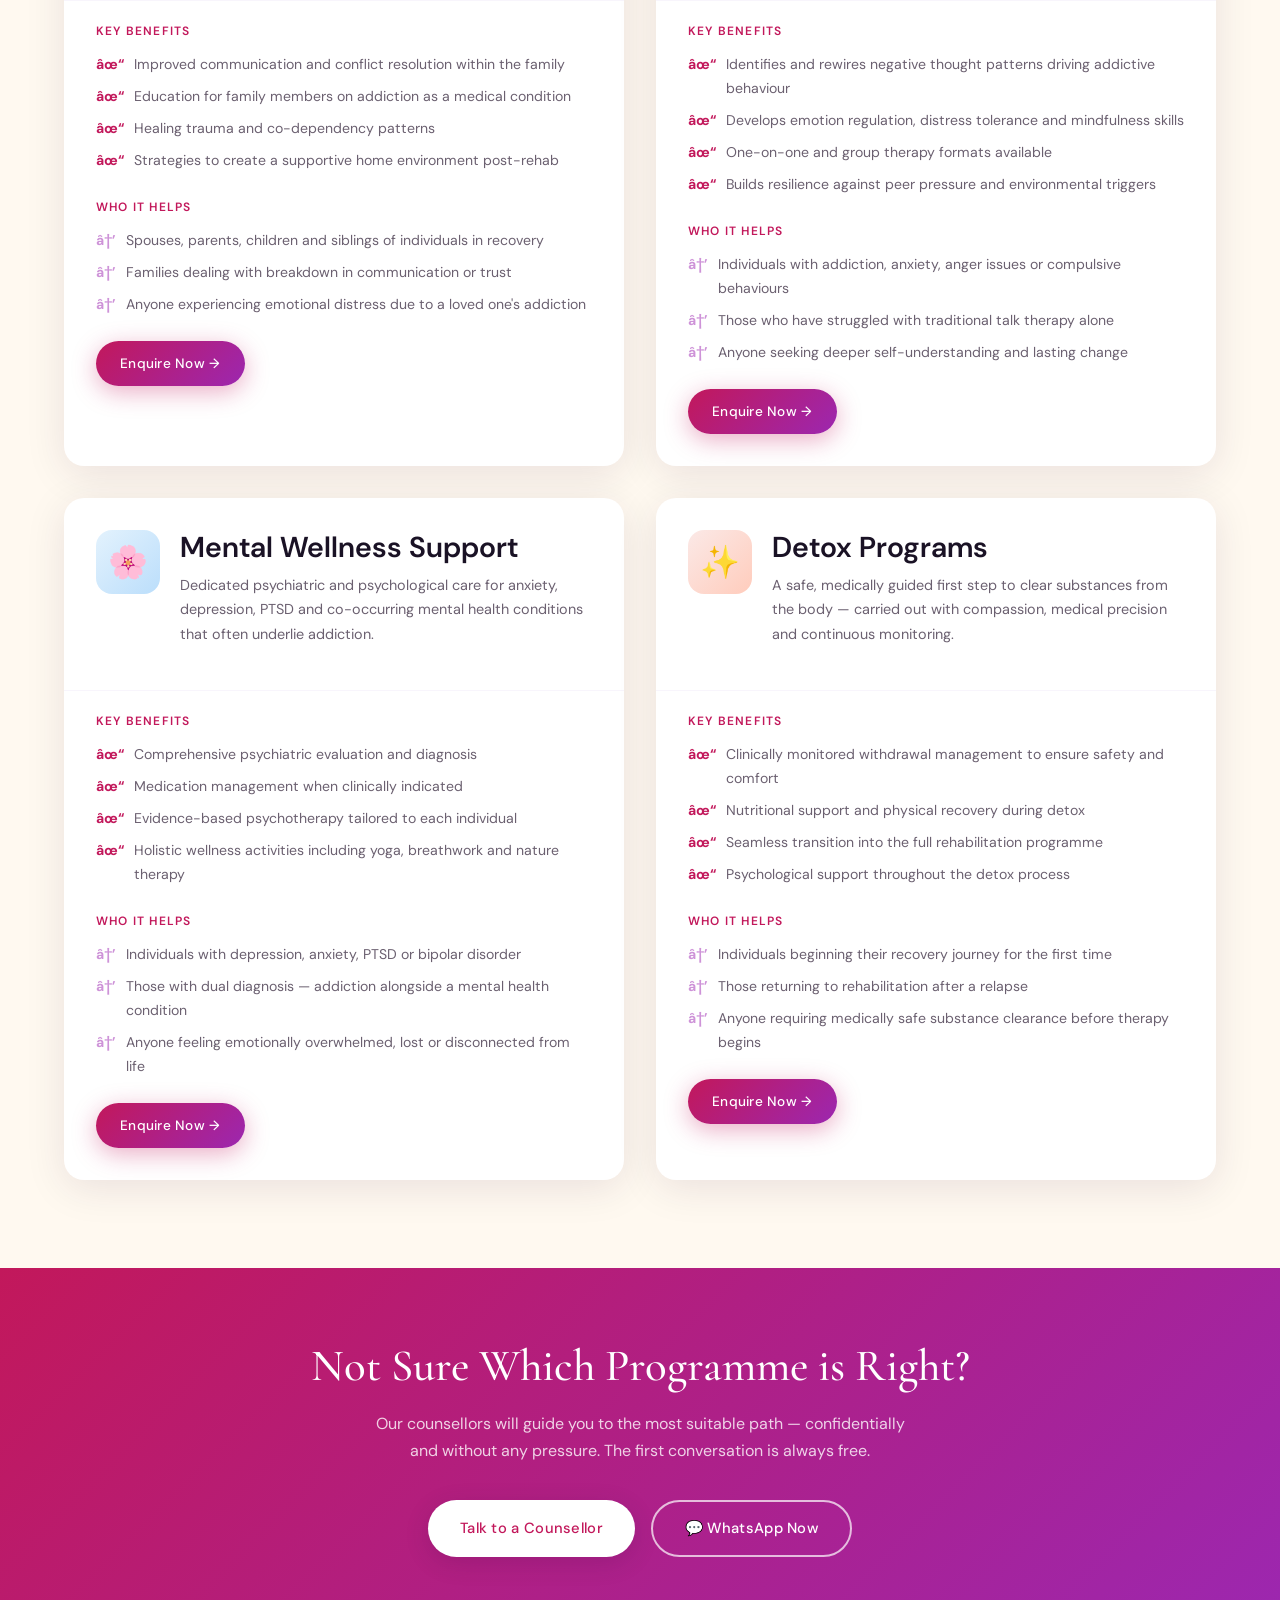
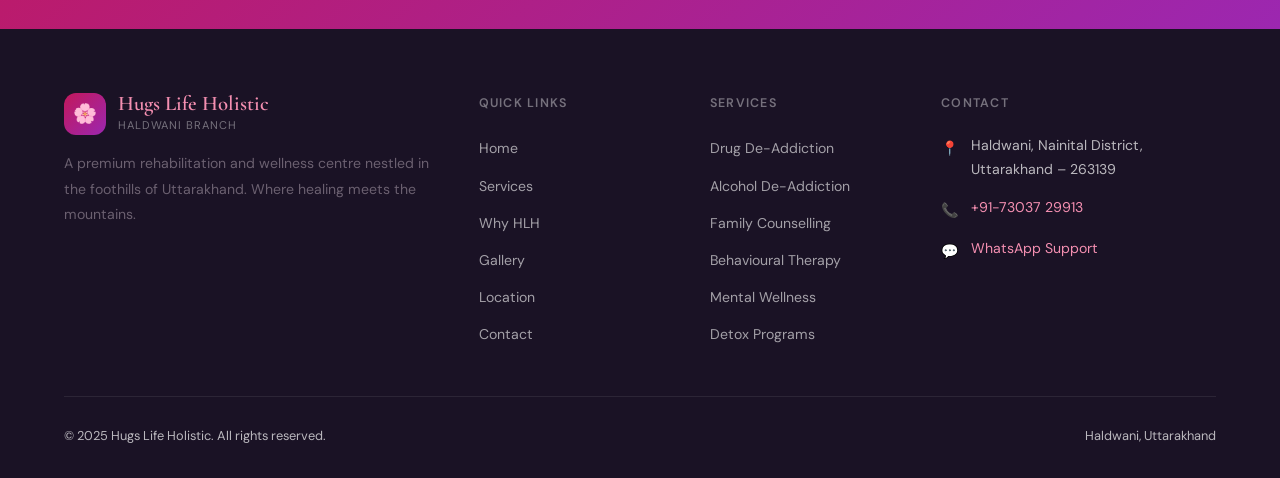
<file: services.html>
<!DOCTYPE html>
<html lang="en">
<head>
  <meta charset="UTF-8" />
  <meta name="viewport" content="width=device-width, initial-scale=1.0" />
  <title>Our Services | Hugs Life Holistic Haldwani – Rehab & Wellness</title>
  <meta name="description" content="Explore HLH Haldwani's full range of services: drug & alcohol de-addiction, family counselling, behavioural therapy, mental wellness and detox programs in Uttarakhand." />
  <meta name="keywords" content="drug de-addiction Haldwani, alcohol rehab Uttarakhand, family counselling, behavioural therapy, mental wellness Kumaon, detox program Haldwani" />
  <link rel="stylesheet" href="assets/css/style.css" />
</head>
<body>

<!-- NAVIGATION -->
<nav class="navbar" aria-label="Main Navigation">
  <a class="nav-logo" href="index.html">
    <div class="nav-logo-icon">🌸</div>
    <div class="nav-logo-text">
      <span class="brand">Hugs Life Holistic</span>
      <span class="branch">Haldwani Branch</span>
    </div>
  </a>
  <ul class="nav-links" role="list">
    <li><a href="index.html">Home</a></li>
    <li><a href="services.html" class="active">Services</a></li>
    <li><a href="why-hlh.html">Why HLH</a></li>
    <li><a href="gallery.html">Gallery</a></li>
    <li><a href="location.html">Location</a></li>
    <li><a href="contact.html" class="nav-cta">Get Help Now</a></li>
  </ul>
  <button class="nav-toggle" aria-label="Toggle navigation"><span></span><span></span><span></span></button>
</nav>

<!-- PAGE HERO -->
<section class="page-hero">
  <div class="page-hero-shapes" aria-hidden="true">
    <div class="hero-shape hero-shape-1" style="opacity:0.15;"></div>
    <div class="hero-shape hero-shape-2" style="opacity:0.1;"></div>
  </div>
  <div class="container">
    <div class="breadcrumb">
      <a href="index.html">Home</a>
      <span class="sep">/</span>
      <span>Services</span>
    </div>
    <div class="section-tag" style="background: rgba(255,255,255,0.15); color: var(--blush);">What We Offer</div>
    <h1>Comprehensive Healing,<br/>Every Step of the Way</h1>
    <p>Our programmes address every dimension of recovery — physical, emotional, psychological and spiritual — guided by clinical expertise and human compassion.</p>
  </div>
</section>

<!-- SERVICES FULL GRID -->
<section class="section">
  <div class="container">
    <div class="services-full-grid">

      <!-- Drug De-Addiction -->
      <div class="service-full-card animate-in">
        <div class="sfc-header">
          <div class="sfc-icon pink">💊</div>
          <div>
            <h3>Drug De-Addiction</h3>
            <p>Medically supervised detox and comprehensive rehabilitation for all forms of substance dependence — from prescription drugs to hard narcotics.</p>
          </div>
        </div>
        <hr class="sfc-divider"/>
        <div class="sfc-body">
          <div class="sfc-section-title">Key Benefits</div>
          <div class="benefit-list">
            <div class="benefit-item">Safe medical detoxification under 24/7 clinical supervision</div>
            <div class="benefit-item">Individualised rehabilitation plan tailored to substance and severity</div>
            <div class="benefit-item">Relapse prevention training and coping strategies</div>
            <div class="benefit-item">Long-term sobriety maintenance with structured aftercare</div>
          </div>
          <div class="sfc-section-title">Who It Helps</div>
          <div class="helps-list">
            <div class="helps-item">Individuals dependent on opioids, cannabis, stimulants or prescription medications</div>
            <div class="helps-item">Those who have relapsed and need structured support to break the cycle</div>
            <div class="helps-item">Families seeking professional intervention for a loved one</div>
          </div>
          <a href="contact.html" class="btn btn-primary" style="font-size: 0.85rem; padding: 11px 24px;">Enquire Now →</a>
        </div>
      </div>

      <!-- Alcohol De-Addiction -->
      <div class="service-full-card animate-in" data-delay="100">
        <div class="sfc-header">
          <div class="sfc-icon purple">🍃</div>
          <div>
            <h3>Alcohol De-Addiction</h3>
            <p>Evidence-based treatment for alcohol use disorder, combining medical management with deep psychological healing for sustainable sobriety.</p>
          </div>
        </div>
        <hr class="sfc-divider"/>
        <div class="sfc-body">
          <div class="sfc-section-title">Key Benefits</div>
          <div class="benefit-list">
            <div class="benefit-item">Medically managed alcohol withdrawal to prevent complications</div>
            <div class="benefit-item">Cognitive Behavioural Therapy to address underlying triggers</div>
            <div class="benefit-item">Group therapy and peer support to reduce isolation</div>
            <div class="benefit-item">Family education to rebuild trust and support systems</div>
          </div>
          <div class="sfc-section-title">Who It Helps</div>
          <div class="helps-list">
            <div class="helps-item">Individuals with mild to severe alcohol dependency</div>
            <div class="helps-item">Those whose careers, relationships or health are affected by drinking</div>
            <div class="helps-item">People seeking a fresh, sober and purposeful life</div>
          </div>
          <a href="contact.html" class="btn btn-primary" style="font-size: 0.85rem; padding: 11px 24px;">Enquire Now →</a>
        </div>
      </div>

      <!-- Family Counselling -->
      <div class="service-full-card animate-in">
        <div class="sfc-header">
          <div class="sfc-icon yellow">👨‍👩‍👧</div>
          <div>
            <h3>Family Counselling</h3>
            <p>Rebuilding the bonds that addiction fractures — through guided therapy for the entire family unit, fostering understanding, trust and healing together.</p>
          </div>
        </div>
        <hr class="sfc-divider"/>
        <div class="sfc-body">
          <div class="sfc-section-title">Key Benefits</div>
          <div class="benefit-list">
            <div class="benefit-item">Improved communication and conflict resolution within the family</div>
            <div class="benefit-item">Education for family members on addiction as a medical condition</div>
            <div class="benefit-item">Healing trauma and co-dependency patterns</div>
            <div class="benefit-item">Strategies to create a supportive home environment post-rehab</div>
          </div>
          <div class="sfc-section-title">Who It Helps</div>
          <div class="helps-list">
            <div class="helps-item">Spouses, parents, children and siblings of individuals in recovery</div>
            <div class="helps-item">Families dealing with breakdown in communication or trust</div>
            <div class="helps-item">Anyone experiencing emotional distress due to a loved one's addiction</div>
          </div>
          <a href="contact.html" class="btn btn-primary" style="font-size: 0.85rem; padding: 11px 24px;">Enquire Now →</a>
        </div>
      </div>

      <!-- Behavioural Therapy -->
      <div class="service-full-card animate-in" data-delay="100">
        <div class="sfc-header">
          <div class="sfc-icon green">🧠</div>
          <div>
            <h3>Behavioural Therapy</h3>
            <p>Clinical psychological therapies including CBT, DBT and motivational interviewing to transform thinking patterns and build lasting behavioural change.</p>
          </div>
        </div>
        <hr class="sfc-divider"/>
        <div class="sfc-body">
          <div class="sfc-section-title">Key Benefits</div>
          <div class="benefit-list">
            <div class="benefit-item">Identifies and rewires negative thought patterns driving addictive behaviour</div>
            <div class="benefit-item">Develops emotion regulation, distress tolerance and mindfulness skills</div>
            <div class="benefit-item">One-on-one and group therapy formats available</div>
            <div class="benefit-item">Builds resilience against peer pressure and environmental triggers</div>
          </div>
          <div class="sfc-section-title">Who It Helps</div>
          <div class="helps-list">
            <div class="helps-item">Individuals with addiction, anxiety, anger issues or compulsive behaviours</div>
            <div class="helps-item">Those who have struggled with traditional talk therapy alone</div>
            <div class="helps-item">Anyone seeking deeper self-understanding and lasting change</div>
          </div>
          <a href="contact.html" class="btn btn-primary" style="font-size: 0.85rem; padding: 11px 24px;">Enquire Now →</a>
        </div>
      </div>

      <!-- Mental Wellness Support -->
      <div class="service-full-card animate-in">
        <div class="sfc-header">
          <div class="sfc-icon blue">🌸</div>
          <div>
            <h3>Mental Wellness Support</h3>
            <p>Dedicated psychiatric and psychological care for anxiety, depression, PTSD and co-occurring mental health conditions that often underlie addiction.</p>
          </div>
        </div>
        <hr class="sfc-divider"/>
        <div class="sfc-body">
          <div class="sfc-section-title">Key Benefits</div>
          <div class="benefit-list">
            <div class="benefit-item">Comprehensive psychiatric evaluation and diagnosis</div>
            <div class="benefit-item">Medication management when clinically indicated</div>
            <div class="benefit-item">Evidence-based psychotherapy tailored to each individual</div>
            <div class="benefit-item">Holistic wellness activities including yoga, breathwork and nature therapy</div>
          </div>
          <div class="sfc-section-title">Who It Helps</div>
          <div class="helps-list">
            <div class="helps-item">Individuals with depression, anxiety, PTSD or bipolar disorder</div>
            <div class="helps-item">Those with dual diagnosis — addiction alongside a mental health condition</div>
            <div class="helps-item">Anyone feeling emotionally overwhelmed, lost or disconnected from life</div>
          </div>
          <a href="contact.html" class="btn btn-primary" style="font-size: 0.85rem; padding: 11px 24px;">Enquire Now →</a>
        </div>
      </div>

      <!-- Detox Programs -->
      <div class="service-full-card animate-in" data-delay="100">
        <div class="sfc-header">
          <div class="sfc-icon orange">✨</div>
          <div>
            <h3>Detox Programs</h3>
            <p>A safe, medically guided first step to clear substances from the body — carried out with compassion, medical precision and continuous monitoring.</p>
          </div>
        </div>
        <hr class="sfc-divider"/>
        <div class="sfc-body">
          <div class="sfc-section-title">Key Benefits</div>
          <div class="benefit-list">
            <div class="benefit-item">Clinically monitored withdrawal management to ensure safety and comfort</div>
            <div class="benefit-item">Nutritional support and physical recovery during detox</div>
            <div class="benefit-item">Seamless transition into the full rehabilitation programme</div>
            <div class="benefit-item">Psychological support throughout the detox process</div>
          </div>
          <div class="sfc-section-title">Who It Helps</div>
          <div class="helps-list">
            <div class="helps-item">Individuals beginning their recovery journey for the first time</div>
            <div class="helps-item">Those returning to rehabilitation after a relapse</div>
            <div class="helps-item">Anyone requiring medically safe substance clearance before therapy begins</div>
          </div>
          <a href="contact.html" class="btn btn-primary" style="font-size: 0.85rem; padding: 11px 24px;">Enquire Now →</a>
        </div>
      </div>

    </div>
  </div>
</section>

<!-- CTA BANNER -->
<section class="cta-banner">
  <div class="container animate-in">
    <h2>Not Sure Which Programme is Right?</h2>
    <p>Our counsellors will guide you to the most suitable path — confidentially and without any pressure. The first conversation is always free.</p>
    <div class="cta-btns">
      <a href="contact.html" class="btn btn-white">Talk to a Counsellor</a>
      <a href="https://wa.me/917303729913" target="_blank" rel="noopener" class="btn btn-outline">💬 WhatsApp Now</a>
    </div>
  </div>
</section>

<!-- FOOTER -->
<footer>
  <div class="container">
    <div class="footer-grid">
      <div class="footer-brand">
        <div class="nav-logo" style="margin-bottom: 12px; display: flex; align-items: center; gap: 12px;">
          <div class="nav-logo-icon" style="width:42px; height:42px; background: var(--gradient-fuchsia); border-radius:12px; display:flex; align-items:center; justify-content:center; color:white; font-size:1.2rem;">🌸</div>
          <div class="nav-logo-text">
            <span class="brand">Hugs Life Holistic</span>
            <span class="branch">Haldwani Branch</span>
          </div>
        </div>
        <p class="footer-desc">A premium rehabilitation and wellness centre nestled in the foothills of Uttarakhand. Where healing meets the mountains.</p>
      </div>
      <div>
        <div class="footer-heading">Quick Links</div>
        <ul class="footer-links"><li><a href="index.html">Home</a></li><li><a href="services.html">Services</a></li><li><a href="why-hlh.html">Why HLH</a></li><li><a href="gallery.html">Gallery</a></li><li><a href="location.html">Location</a></li><li><a href="contact.html">Contact</a></li></ul>
      </div>
      <div>
        <div class="footer-heading">Services</div>
        <ul class="footer-links"><li><a href="services.html">Drug De-Addiction</a></li><li><a href="services.html">Alcohol De-Addiction</a></li><li><a href="services.html">Family Counselling</a></li><li><a href="services.html">Behavioural Therapy</a></li><li><a href="services.html">Mental Wellness</a></li><li><a href="services.html">Detox Programs</a></li></ul>
      </div>
      <div>
        <div class="footer-heading">Contact</div>
        <div class="footer-contact-item"><span class="icon">📍</span><span>Haldwani, Nainital District, Uttarakhand – 263139</span></div>
        <div class="footer-contact-item"><span class="icon">📞</span><span><a href="tel:+917303729913" style="color: var(--blush);">+91-73037 29913</a></span></div>
        <div class="footer-contact-item"><span class="icon">💬</span><span><a href="https://wa.me/917303729913" target="_blank" rel="noopener" style="color: var(--blush);">WhatsApp Support</a></span></div>
      </div>
    </div>
    <div class="footer-bottom">
      <span>© 2025 Hugs Life Holistic. All rights reserved.</span>
      <span>Haldwani, Uttarakhand</span>
    </div>
  </div>
</footer>

<!-- WHATSAPP FLOAT -->
<div class="whatsapp-float">
  <div class="wa-tooltip">Chat on WhatsApp</div>
  <a href="https://wa.me/917303729913" target="_blank" rel="noopener" class="whatsapp-btn" aria-label="Chat on WhatsApp">
    <svg viewBox="0 0 24 24"><path d="M17.472 14.382c-.297-.149-1.758-.867-2.03-.967-.273-.099-.471-.148-.67.15-.197.297-.767.966-.94 1.164-.173.199-.347.223-.644.075-.297-.15-1.255-.463-2.39-1.475-.883-.788-1.48-1.761-1.653-2.059-.173-.297-.018-.458.13-.606.134-.133.298-.347.446-.52.149-.174.198-.298.298-.497.099-.198.05-.371-.025-.52-.075-.149-.669-1.612-.916-2.207-.242-.579-.487-.5-.669-.51-.173-.008-.371-.01-.57-.01-.198 0-.52.074-.792.372-.272.297-1.04 1.016-1.04 2.479 0 1.462 1.065 2.875 1.213 3.074.149.198 2.096 3.2 5.077 4.487.709.306 1.262.489 1.694.625.712.227 1.36.195 1.871.118.571-.085 1.758-.719 2.006-1.413.248-.694.248-1.289.173-1.413-.074-.124-.272-.198-.57-.347m-5.421 7.403h-.004a9.87 9.87 0 01-5.031-1.378l-.361-.214-3.741.982.998-3.648-.235-.374a9.86 9.86 0 01-1.51-5.26c.001-5.45 4.436-9.884 9.888-9.884 2.64 0 5.122 1.03 6.988 2.898a9.825 9.825 0 012.893 6.994c-.003 5.45-4.437 9.884-9.885 9.884m8.413-18.297A11.815 11.815 0 0012.05 0C5.495 0 .16 5.335.157 11.892c0 2.096.547 4.142 1.588 5.945L.057 24l6.305-1.654a11.882 11.882 0 005.683 1.448h.005c6.554 0 11.89-5.335 11.893-11.893a11.821 11.821 0 00-3.48-8.413Z"/></svg>
  </a>
</div>

<script src="assets/js/script.js"></script>
</body>
</html>
</file>
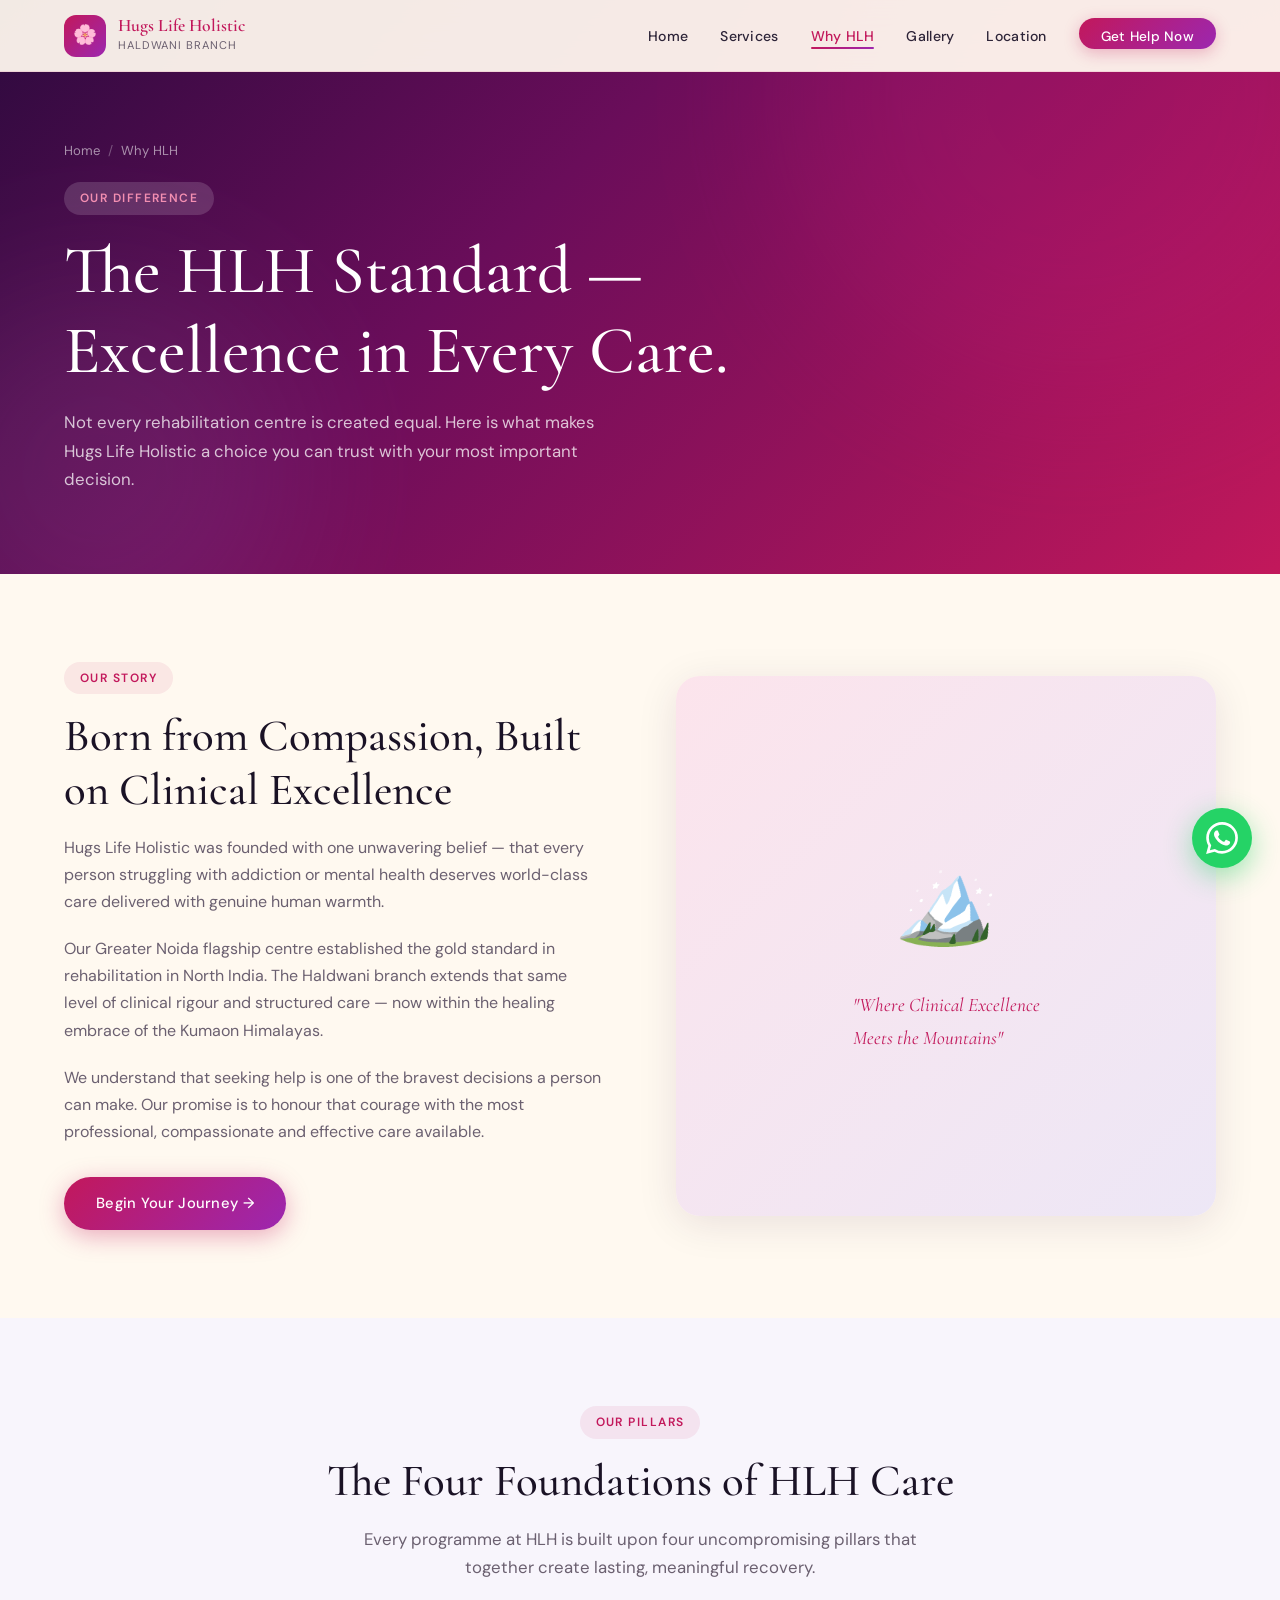
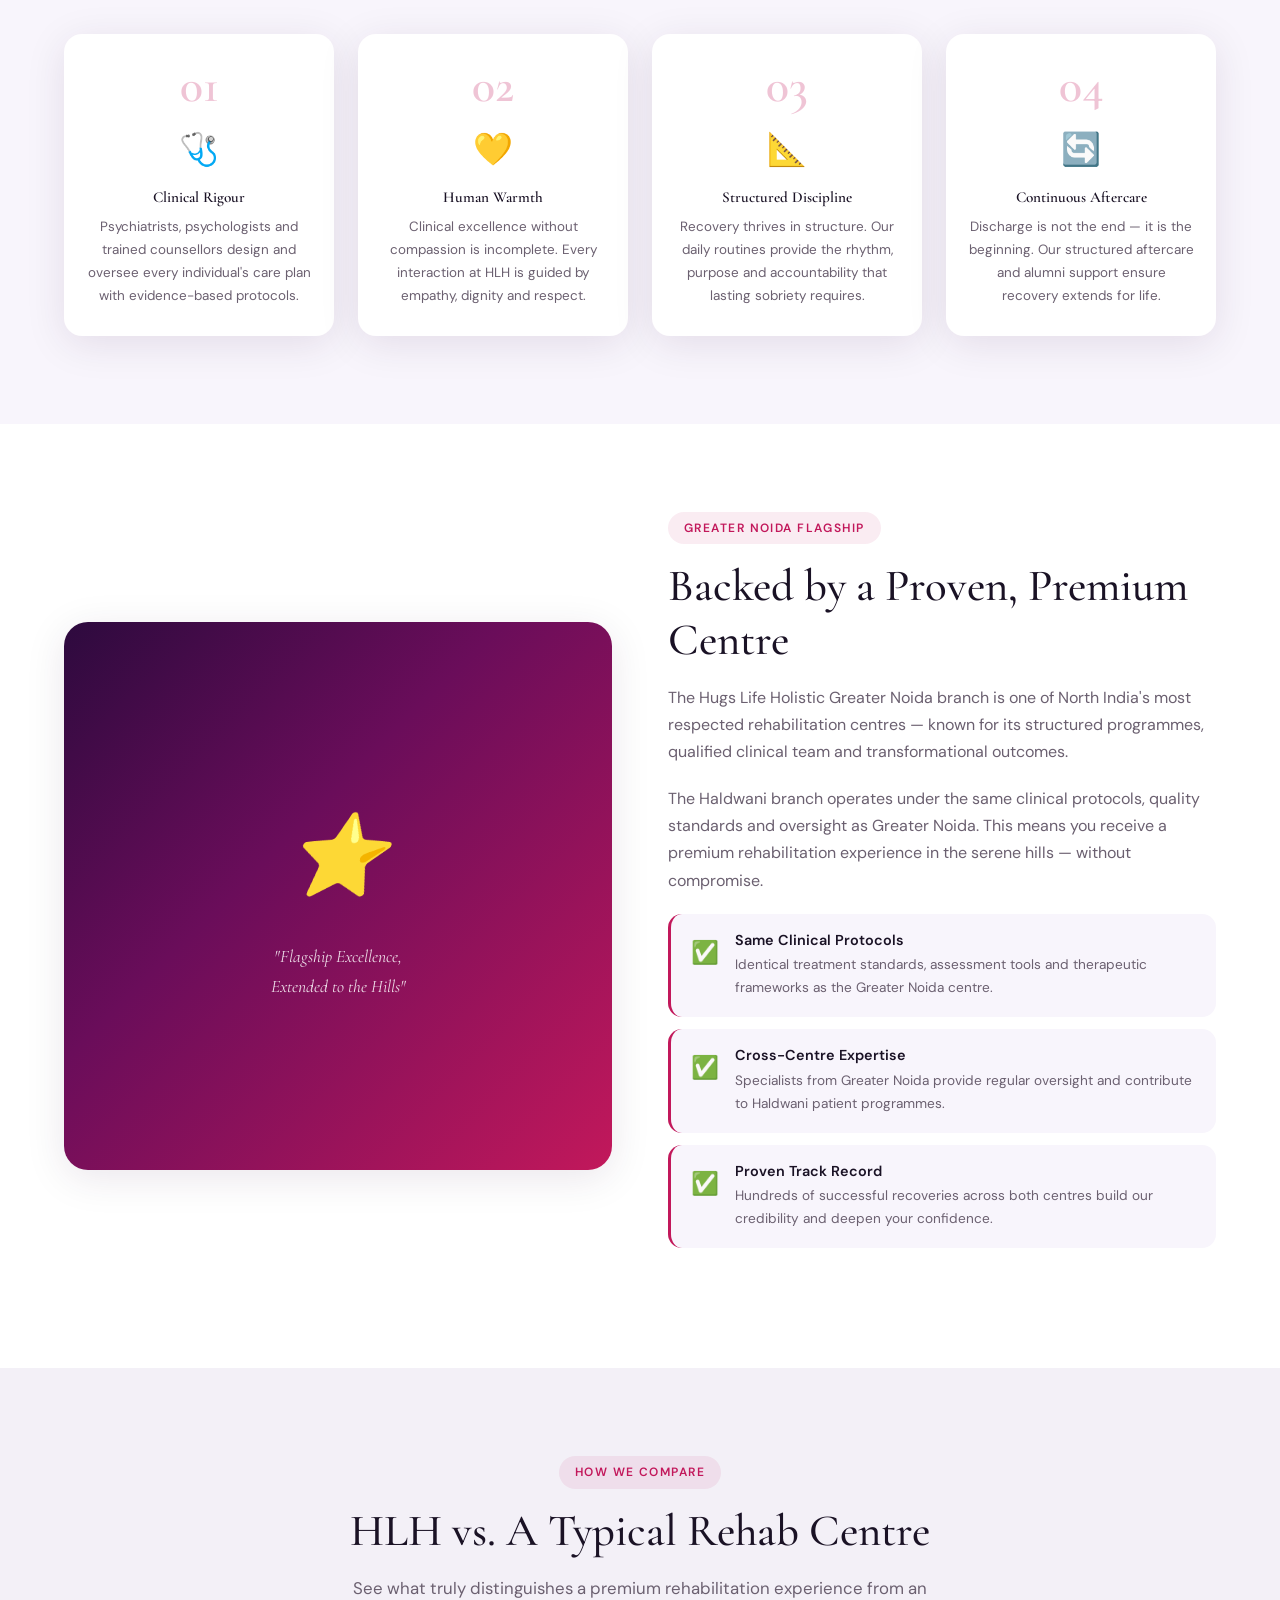
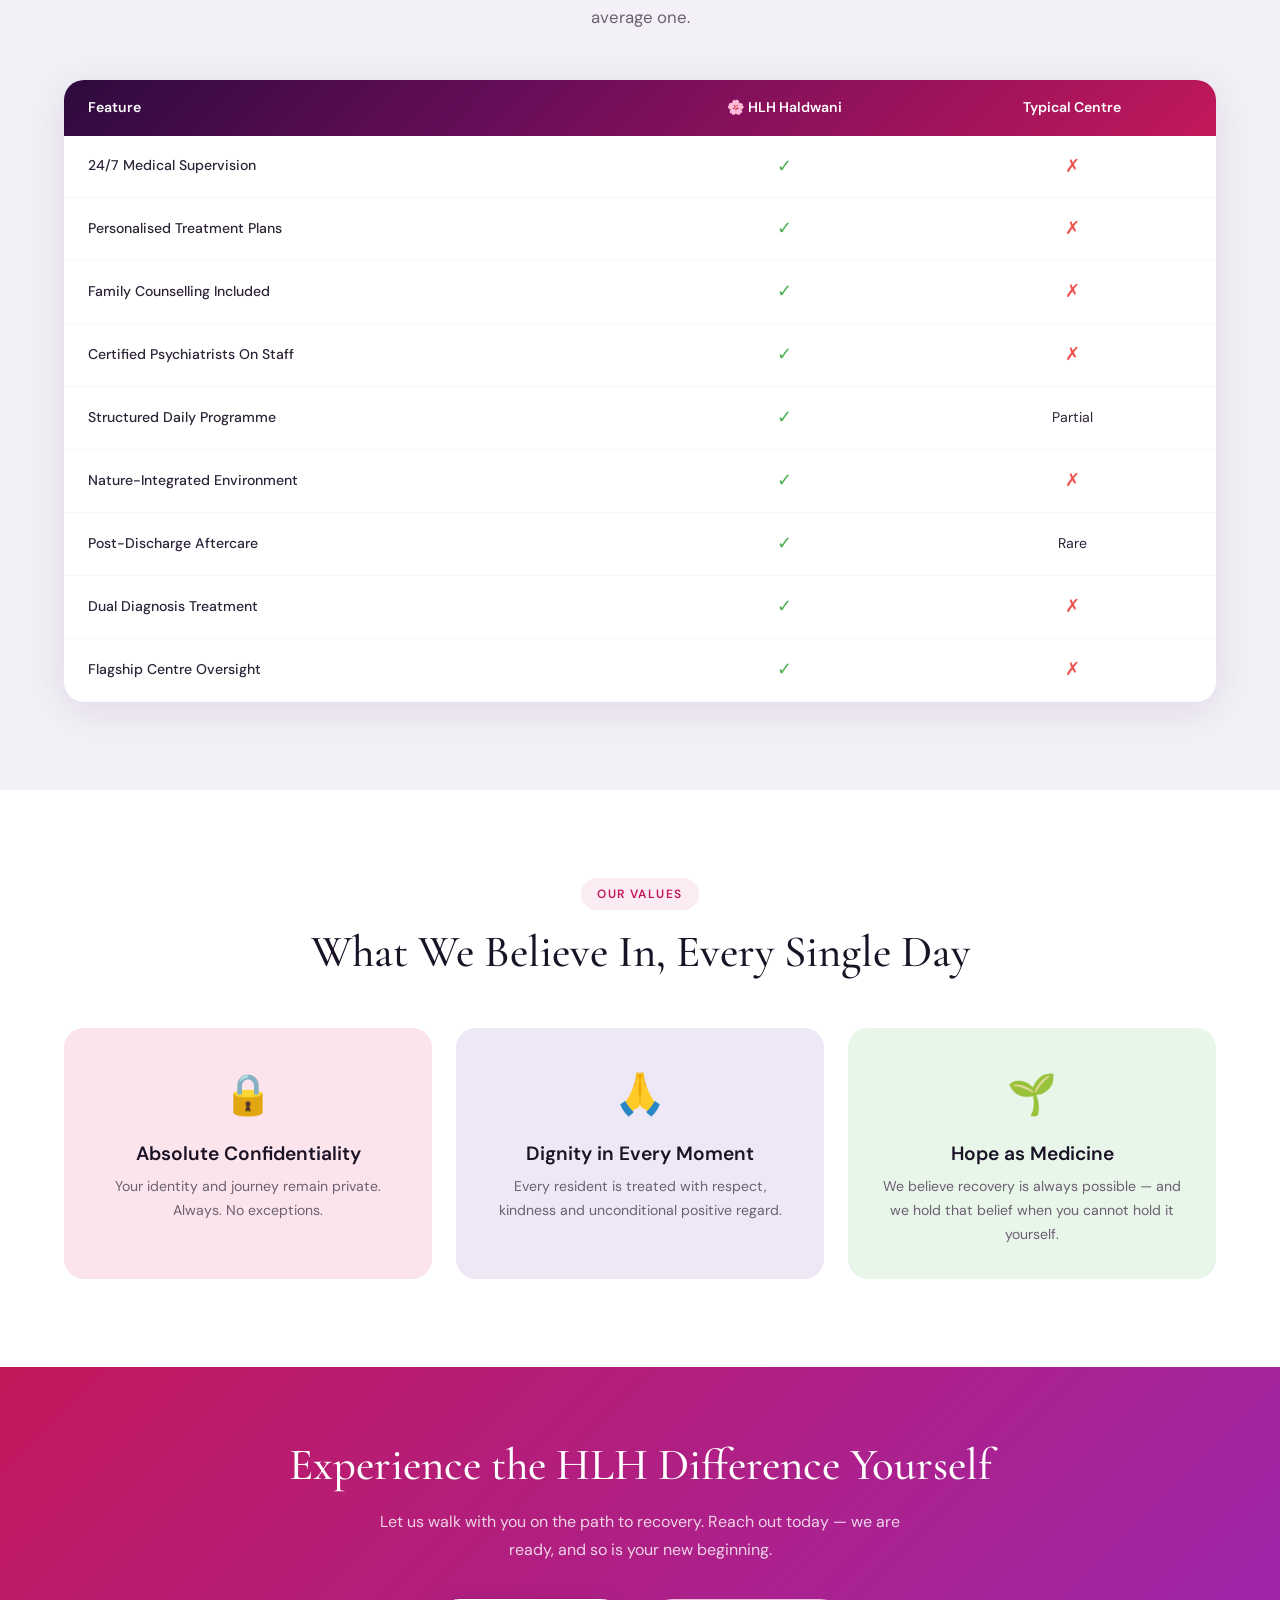
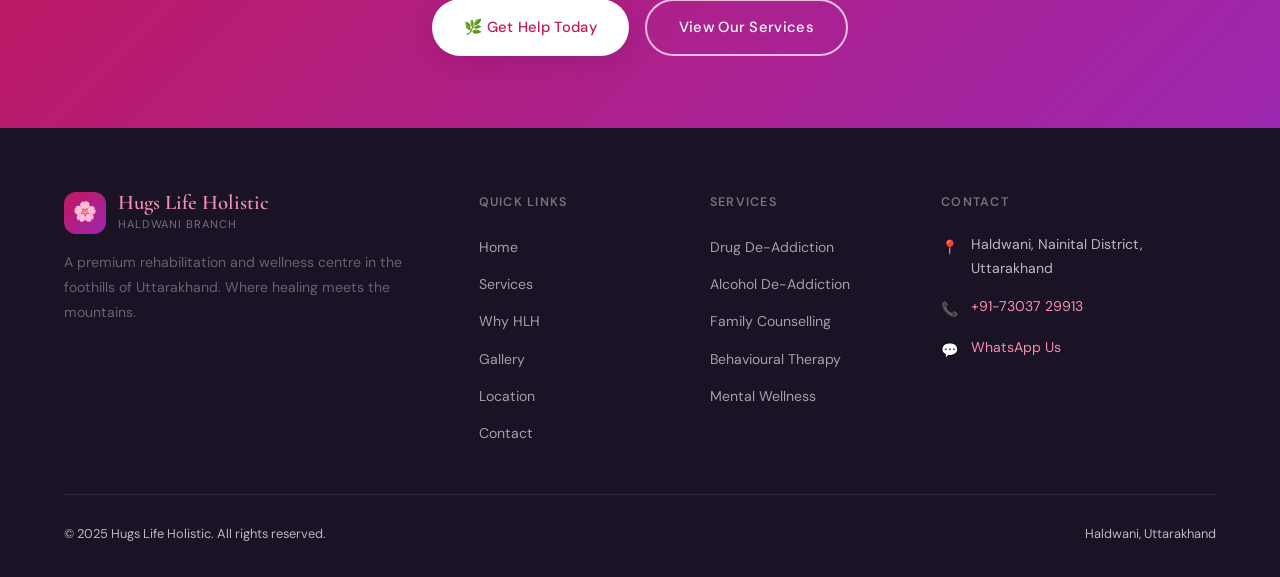
<file: why-hlh.html>
<!DOCTYPE html>
<html lang="en">
<head>
  <meta charset="UTF-8" />
  <meta name="viewport" content="width=device-width, initial-scale=1.0" />
  <title>Why HLH | Hugs Life Holistic Haldwani – Premium Rehab Centre</title>
  <meta name="description" content="Discover what sets Hugs Life Holistic apart — premium structured rehabilitation, clinical expertise from Greater Noida flagship, holistic care and lasting recovery." />
  <meta name="keywords" content="best rehab centre Haldwani, premium rehabilitation Uttarakhand, why choose HLH, Greater Noida rehab, structured recovery programme" />
  <link rel="stylesheet" href="assets/css/style.css" />
</head>
<body>

<nav class="navbar" aria-label="Main Navigation">
  <a class="nav-logo" href="index.html">
    <div class="nav-logo-icon">🌸</div>
    <div class="nav-logo-text">
      <span class="brand">Hugs Life Holistic</span>
      <span class="branch">Haldwani Branch</span>
    </div>
  </a>
  <ul class="nav-links" role="list">
    <li><a href="index.html">Home</a></li>
    <li><a href="services.html">Services</a></li>
    <li><a href="why-hlh.html" class="active">Why HLH</a></li>
    <li><a href="gallery.html">Gallery</a></li>
    <li><a href="location.html">Location</a></li>
    <li><a href="contact.html" class="nav-cta">Get Help Now</a></li>
  </ul>
  <button class="nav-toggle" aria-label="Toggle navigation"><span></span><span></span><span></span></button>
</nav>

<!-- PAGE HERO -->
<section class="page-hero">
  <div class="page-hero-shapes" aria-hidden="true">
    <div class="hero-shape hero-shape-1" style="opacity:0.15;"></div>
    <div class="hero-shape hero-shape-2" style="opacity:0.1;"></div>
  </div>
  <div class="container">
    <div class="breadcrumb">
      <a href="index.html">Home</a>
      <span class="sep">/</span>
      <span>Why HLH</span>
    </div>
    <div class="section-tag" style="background: rgba(255,255,255,0.15); color: var(--blush);">Our Difference</div>
    <h1>The HLH Standard —<br/>Excellence in Every Care.</h1>
    <p>Not every rehabilitation centre is created equal. Here is what makes Hugs Life Holistic a choice you can trust with your most important decision.</p>
  </div>
</section>

<!-- WHY STORY -->
<section class="why-story-section">
  <div class="container">
    <div class="why-story-grid">
      <div class="animate-in">
        <div class="section-tag">Our Story</div>
        <h2 class="section-title">Born from Compassion, Built on Clinical Excellence</h2>
        <p style="margin-bottom: 20px;">Hugs Life Holistic was founded with one unwavering belief — that every person struggling with addiction or mental health deserves world-class care delivered with genuine human warmth.</p>
        <p style="margin-bottom: 20px;">Our Greater Noida flagship centre established the gold standard in rehabilitation in North India. The Haldwani branch extends that same level of clinical rigour and structured care — now within the healing embrace of the Kumaon Himalayas.</p>
        <p style="margin-bottom: 32px;">We understand that seeking help is one of the bravest decisions a person can make. Our promise is to honour that courage with the most professional, compassionate and effective care available.</p>
        <a href="contact.html" class="btn btn-primary">Begin Your Journey →</a>
      </div>
      <div class="why-visual animate-in" data-delay="150">
        <div class="big-icon">🏔️</div>
        <div>"Where Clinical Excellence<br/>Meets the Mountains"</div>
      </div>
    </div>
  </div>
</section>

<!-- PILLARS -->
<section class="pillars-section">
  <div class="container">
    <div class="text-center animate-in">
      <div class="section-tag">Our Pillars</div>
      <h2 class="section-title">The Four Foundations of HLH Care</h2>
      <p class="section-subtitle">Every programme at HLH is built upon four uncompromising pillars that together create lasting, meaningful recovery.</p>
    </div>
    <div class="pillars-grid">
      <div class="pillar-card animate-in">
        <div class="pillar-num">01</div>
        <div style="font-size: 2rem; margin-bottom: 12px;">🩺</div>
        <h4>Clinical Rigour</h4>
        <p>Psychiatrists, psychologists and trained counsellors design and oversee every individual's care plan with evidence-based protocols.</p>
      </div>
      <div class="pillar-card animate-in" data-delay="100">
        <div class="pillar-num">02</div>
        <div style="font-size: 2rem; margin-bottom: 12px;">💛</div>
        <h4>Human Warmth</h4>
        <p>Clinical excellence without compassion is incomplete. Every interaction at HLH is guided by empathy, dignity and respect.</p>
      </div>
      <div class="pillar-card animate-in" data-delay="200">
        <div class="pillar-num">03</div>
        <div style="font-size: 2rem; margin-bottom: 12px;">📐</div>
        <h4>Structured Discipline</h4>
        <p>Recovery thrives in structure. Our daily routines provide the rhythm, purpose and accountability that lasting sobriety requires.</p>
      </div>
      <div class="pillar-card animate-in" data-delay="300">
        <div class="pillar-num">04</div>
        <div style="font-size: 2rem; margin-bottom: 12px;">🔄</div>
        <h4>Continuous Aftercare</h4>
        <p>Discharge is not the end — it is the beginning. Our structured aftercare and alumni support ensure recovery extends for life.</p>
      </div>
    </div>
  </div>
</section>

<!-- GREATER NOIDA AUTHORITY SECTION -->
<section class="section" style="background: white;">
  <div class="container">
    <div class="why-story-grid" style="gap: 56px;">
      <div class="why-visual animate-in" style="background: var(--gradient-hero);">
        <div class="big-icon">⭐</div>
        <div style="color: rgba(255,255,255,0.85); font-family: var(--font-display); font-style:italic; font-size: 1.1rem; text-align: center; padding: 0 24px;">"Flagship Excellence,<br/>Extended to the Hills"</div>
      </div>
      <div class="animate-in" data-delay="150">
        <div class="section-tag">Greater Noida Flagship</div>
        <h2 class="section-title">Backed by a Proven, Premium Centre</h2>
        <p style="margin-bottom: 20px;">The Hugs Life Holistic Greater Noida branch is one of North India's most respected rehabilitation centres — known for its structured programmes, qualified clinical team and transformational outcomes.</p>
        <p style="margin-bottom: 20px;">The Haldwani branch operates under the same clinical protocols, quality standards and oversight as Greater Noida. This means you receive a premium rehabilitation experience in the serene hills — without compromise.</p>
        <div style="display: flex; flex-direction: column; gap: 12px; margin-bottom: 32px;">
          <div class="pillar" style="margin: 0;">
            <div class="pillar-icon">✅</div>
            <div><h4>Same Clinical Protocols</h4><p>Identical treatment standards, assessment tools and therapeutic frameworks as the Greater Noida centre.</p></div>
          </div>
          <div class="pillar" style="margin: 0;">
            <div class="pillar-icon">✅</div>
            <div><h4>Cross-Centre Expertise</h4><p>Specialists from Greater Noida provide regular oversight and contribute to Haldwani patient programmes.</p></div>
          </div>
          <div class="pillar" style="margin: 0;">
            <div class="pillar-icon">✅</div>
            <div><h4>Proven Track Record</h4><p>Hundreds of successful recoveries across both centres build our credibility and deepen your confidence.</p></div>
          </div>
        </div>
      </div>
    </div>
  </div>
</section>

<!-- COMPARISON TABLE -->
<section class="comparison-section" style="background: var(--mountain-mist);">
  <div class="container">
    <div class="text-center animate-in">
      <div class="section-tag">How We Compare</div>
      <h2 class="section-title">HLH vs. A Typical Rehab Centre</h2>
      <p class="section-subtitle">See what truly distinguishes a premium rehabilitation experience from an average one.</p>
    </div>
    <div class="comparison-table animate-in">
      <div class="comp-header">
        <div>Feature</div>
        <div>🌸 HLH Haldwani</div>
        <div>Typical Centre</div>
      </div>
      <div class="comp-row">
        <div>24/7 Medical Supervision</div>
        <div><span class="check">✓</span></div>
        <div><span class="cross">✗</span></div>
      </div>
      <div class="comp-row">
        <div>Personalised Treatment Plans</div>
        <div><span class="check">✓</span></div>
        <div><span class="cross">✗</span></div>
      </div>
      <div class="comp-row">
        <div>Family Counselling Included</div>
        <div><span class="check">✓</span></div>
        <div><span class="cross">✗</span></div>
      </div>
      <div class="comp-row">
        <div>Certified Psychiatrists On Staff</div>
        <div><span class="check">✓</span></div>
        <div><span class="cross">✗</span></div>
      </div>
      <div class="comp-row">
        <div>Structured Daily Programme</div>
        <div><span class="check">✓</span></div>
        <div>Partial</div>
      </div>
      <div class="comp-row">
        <div>Nature-Integrated Environment</div>
        <div><span class="check">✓</span></div>
        <div><span class="cross">✗</span></div>
      </div>
      <div class="comp-row">
        <div>Post-Discharge Aftercare</div>
        <div><span class="check">✓</span></div>
        <div>Rare</div>
      </div>
      <div class="comp-row">
        <div>Dual Diagnosis Treatment</div>
        <div><span class="check">✓</span></div>
        <div><span class="cross">✗</span></div>
      </div>
      <div class="comp-row">
        <div>Flagship Centre Oversight</div>
        <div><span class="check">✓</span></div>
        <div><span class="cross">✗</span></div>
      </div>
    </div>
  </div>
</section>

<!-- TEAM VALUES SECTION -->
<section class="section" style="background: white;">
  <div class="container">
    <div class="text-center animate-in" style="margin-bottom: 48px;">
      <div class="section-tag">Our Values</div>
      <h2 class="section-title">What We Believe In, Every Single Day</h2>
    </div>
    <div style="display: grid; grid-template-columns: repeat(3,1fr); gap: 24px;" class="animate-in">
      <div style="background: var(--petal); border-radius: 20px; padding: 32px; text-align: center;">
        <div style="font-size: 2.5rem; margin-bottom: 14px;">🔒</div>
        <h4 style="font-family: var(--font-body); font-weight: 600; color: var(--deep-forest); margin-bottom: 10px;">Absolute Confidentiality</h4>
        <p style="font-size: 0.88rem;">Your identity and journey remain private. Always. No exceptions.</p>
      </div>
      <div style="background: var(--lilac); border-radius: 20px; padding: 32px; text-align: center;">
        <div style="font-size: 2.5rem; margin-bottom: 14px;">🙏</div>
        <h4 style="font-family: var(--font-body); font-weight: 600; color: var(--deep-forest); margin-bottom: 10px;">Dignity in Every Moment</h4>
        <p style="font-size: 0.88rem;">Every resident is treated with respect, kindness and unconditional positive regard.</p>
      </div>
      <div style="background: #E8F5E9; border-radius: 20px; padding: 32px; text-align: center;">
        <div style="font-size: 2.5rem; margin-bottom: 14px;">🌱</div>
        <h4 style="font-family: var(--font-body); font-weight: 600; color: var(--deep-forest); margin-bottom: 10px;">Hope as Medicine</h4>
        <p style="font-size: 0.88rem;">We believe recovery is always possible — and we hold that belief when you cannot hold it yourself.</p>
      </div>
    </div>
  </div>
</section>

<!-- CTA BANNER -->
<section class="cta-banner">
  <div class="container animate-in">
    <h2>Experience the HLH Difference Yourself</h2>
    <p>Let us walk with you on the path to recovery. Reach out today — we are ready, and so is your new beginning.</p>
    <div class="cta-btns">
      <a href="contact.html" class="btn btn-white">🌿 Get Help Today</a>
      <a href="services.html" class="btn btn-outline">View Our Services</a>
    </div>
  </div>
</section>

<footer>
  <div class="container">
    <div class="footer-grid">
      <div class="footer-brand">
        <div class="nav-logo" style="margin-bottom: 12px; display: flex; align-items: center; gap: 12px;">
          <div class="nav-logo-icon" style="width:42px; height:42px; background: var(--gradient-fuchsia); border-radius:12px; display:flex; align-items:center; justify-content:center; color:white; font-size:1.2rem;">🌸</div>
          <div class="nav-logo-text">
            <span class="brand">Hugs Life Holistic</span>
            <span class="branch">Haldwani Branch</span>
          </div>
        </div>
        <p class="footer-desc">A premium rehabilitation and wellness centre in the foothills of Uttarakhand. Where healing meets the mountains.</p>
      </div>
      <div>
        <div class="footer-heading">Quick Links</div>
        <ul class="footer-links"><li><a href="index.html">Home</a></li><li><a href="services.html">Services</a></li><li><a href="why-hlh.html">Why HLH</a></li><li><a href="gallery.html">Gallery</a></li><li><a href="location.html">Location</a></li><li><a href="contact.html">Contact</a></li></ul>
      </div>
      <div>
        <div class="footer-heading">Services</div>
        <ul class="footer-links"><li><a href="services.html">Drug De-Addiction</a></li><li><a href="services.html">Alcohol De-Addiction</a></li><li><a href="services.html">Family Counselling</a></li><li><a href="services.html">Behavioural Therapy</a></li><li><a href="services.html">Mental Wellness</a></li></ul>
      </div>
      <div>
        <div class="footer-heading">Contact</div>
        <div class="footer-contact-item"><span class="icon">📍</span><span>Haldwani, Nainital District, Uttarakhand</span></div>
        <div class="footer-contact-item"><span class="icon">📞</span><span><a href="tel:+917303729913" style="color: var(--blush);">+91-73037 29913</a></span></div>
        <div class="footer-contact-item"><span class="icon">💬</span><span><a href="https://wa.me/917303729913" target="_blank" style="color: var(--blush);">WhatsApp Us</a></span></div>
      </div>
    </div>
    <div class="footer-bottom">
      <span>© 2025 Hugs Life Holistic. All rights reserved.</span>
      <span>Haldwani, Uttarakhand</span>
    </div>
  </div>
</footer>

<div class="whatsapp-float">
  <div class="wa-tooltip">Chat on WhatsApp</div>
  <a href="https://wa.me/917303729913" target="_blank" rel="noopener" class="whatsapp-btn" aria-label="Chat on WhatsApp">
    <svg viewBox="0 0 24 24"><path d="M17.472 14.382c-.297-.149-1.758-.867-2.03-.967-.273-.099-.471-.148-.67.15-.197.297-.767.966-.94 1.164-.173.199-.347.223-.644.075-.297-.15-1.255-.463-2.39-1.475-.883-.788-1.48-1.761-1.653-2.059-.173-.297-.018-.458.13-.606.134-.133.298-.347.446-.52.149-.174.198-.298.298-.497.099-.198.05-.371-.025-.52-.075-.149-.669-1.612-.916-2.207-.242-.579-.487-.5-.669-.51-.173-.008-.371-.01-.57-.01-.198 0-.52.074-.792.372-.272.297-1.04 1.016-1.04 2.479 0 1.462 1.065 2.875 1.213 3.074.149.198 2.096 3.2 5.077 4.487.709.306 1.262.489 1.694.625.712.227 1.36.195 1.871.118.571-.085 1.758-.719 2.006-1.413.248-.694.248-1.289.173-1.413-.074-.124-.272-.198-.57-.347m-5.421 7.403h-.004a9.87 9.87 0 01-5.031-1.378l-.361-.214-3.741.982.998-3.648-.235-.374a9.86 9.86 0 01-1.51-5.26c.001-5.45 4.436-9.884 9.888-9.884 2.64 0 5.122 1.03 6.988 2.898a9.825 9.825 0 012.893 6.994c-.003 5.45-4.437 9.884-9.885 9.884m8.413-18.297A11.815 11.815 0 0012.05 0C5.495 0 .16 5.335.157 11.892c0 2.096.547 4.142 1.588 5.945L.057 24l6.305-1.654a11.882 11.882 0 005.683 1.448h.005c6.554 0 11.89-5.335 11.893-11.893a11.821 11.821 0 00-3.48-8.413Z"/></svg>
  </a>
</div>

<script src="assets/js/script.js"></script>
</body>
</html>
</file>
<file: assets/css/style.css>
/* ========================================
   HUGS LIFE HOLISTIC - HALDWANI BRANCH
   CSS Stylesheet - Fuchsia & Mountain Theme
   ======================================== */

/* --- Google Fonts Import --- */
@import url('https://fonts.googleapis.com/css2?family=Cormorant+Garamond:ital,wght@0,300;0,400;0,500;0,600;1,300;1,400&family=DM+Sans:wght@300;400;500;600&display=swap');

/* --- CSS Variables --- */
:root {
  --fuchsia: #C2185B;
  --magenta: #AD1457;
  --rose: #E91E8C;
  --blush: #F48FB1;
  --lavender: #CE93D8;
  --soft-purple: #9C27B0;
  --lilac: #EDE7F6;
  --petal: #FCE4EC;
  --cream: #FFF9F0;
  --mountain-mist: #F3F0F7;
  --deep-forest: #1A1225;
  --charcoal: #2D2438;
  --mid-gray: #6B6070;
  --light-gray: #F8F5FC;

  --gradient-hero: linear-gradient(135deg, #2D0A3E 0%, #6A0D5A 40%, #C2185B 100%);
  --gradient-fuchsia: linear-gradient(135deg, #C2185B, #9C27B0);
  --gradient-petal: linear-gradient(135deg, #FCE4EC, #EDE7F6);
  --gradient-soft: linear-gradient(180deg, #FFF9F0 0%, #F3F0F7 100%);

  --shadow-soft: 0 4px 24px rgba(194, 24, 91, 0.12);
  --shadow-card: 0 8px 40px rgba(45, 10, 62, 0.10);
  --shadow-hover: 0 16px 56px rgba(194, 24, 91, 0.22);

  --font-display: 'Cormorant Garamond', Georgia, serif;
  --font-body: 'DM Sans', sans-serif;

  --nav-height: 72px;
  --radius-card: 20px;
  --radius-btn: 50px;
  --transition: all 0.35s cubic-bezier(0.4, 0, 0.2, 1);
}

/* --- Reset & Base --- */
*, *::before, *::after {
  margin: 0; padding: 0; box-sizing: border-box;
}
html { scroll-behavior: smooth; font-size: 16px; }
body {
  font-family: var(--font-body);
  color: var(--charcoal);
  background: var(--cream);
  line-height: 1.7;
  overflow-x: hidden;
}
img { max-width: 100%; height: auto; display: block; }
a { text-decoration: none; color: inherit; }
ul { list-style: none; }

/* --- Typography --- */
h1, h2, h3, h4, h5 {
  font-family: var(--font-display);
  font-weight: 500;
  line-height: 1.2;
}
h1 { font-size: clamp(2.4rem, 6vw, 4.2rem); }
h2 { font-size: clamp(1.8rem, 4vw, 2.8rem); }
h3 { font-size: clamp(1.3rem, 2.5vw, 1.8rem); }
h4 { font-size: 1.2rem; }
p { font-size: 1rem; color: var(--mid-gray); }

/* --- Navigation --- */
.navbar {
  position: fixed; top: 0; left: 0; right: 0;
  height: var(--nav-height);
  background: rgba(255, 249, 240, 0.94);
  backdrop-filter: blur(16px);
  -webkit-backdrop-filter: blur(16px);
  border-bottom: 1px solid rgba(194, 24, 91, 0.10);
  z-index: 1000;
  display: flex; align-items: center;
  padding: 0 5%;
  justify-content: space-between;
  transition: var(--transition);
}
.navbar.scrolled {
  box-shadow: 0 4px 32px rgba(45, 10, 62, 0.12);
}
.nav-logo {
  display: flex; align-items: center; gap: 12px;
}
.nav-logo-icon {
  width: 42px; height: 42px;
  background: var(--gradient-fuchsia);
  border-radius: 12px;
  display: flex; align-items: center; justify-content: center;
  color: white; font-size: 1.2rem;
}
.nav-logo-text {
  display: flex; flex-direction: column;
}
.nav-logo-text .brand { font-family: var(--font-display); font-size: 1.1rem; font-weight: 600; color: var(--fuchsia); line-height: 1.1; }
.nav-logo-text .branch { font-size: 0.7rem; color: var(--mid-gray); letter-spacing: 0.08em; text-transform: uppercase; }

.nav-links {
  display: flex; align-items: center; gap: 32px;
}
.nav-links a {
  font-size: 0.88rem; font-weight: 500; color: var(--charcoal);
  letter-spacing: 0.02em;
  position: relative; padding-bottom: 4px;
  transition: var(--transition);
}
.nav-links a::after {
  content: ''; position: absolute; bottom: 0; left: 0;
  width: 0; height: 2px; background: var(--gradient-fuchsia);
  border-radius: 2px; transition: var(--transition);
}
.nav-links a:hover, .nav-links a.active { color: var(--fuchsia); }
.nav-links a:hover::after, .nav-links a.active::after { width: 100%; }

.nav-cta {
  background: var(--gradient-fuchsia);
  color: white !important;
  padding: 10px 22px;
  border-radius: var(--radius-btn);
  font-size: 0.85rem !important;
  transition: var(--transition) !important;
  box-shadow: 0 4px 16px rgba(194, 24, 91, 0.28);
}
.nav-cta:hover { transform: translateY(-2px); box-shadow: 0 8px 24px rgba(194, 24, 91, 0.4) !important; }
.nav-cta::after { display: none !important; }

.nav-toggle {
  display: none; flex-direction: column; gap: 5px; cursor: pointer;
  padding: 4px;
}
.nav-toggle span {
  display: block; width: 26px; height: 2px;
  background: var(--fuchsia); border-radius: 2px;
  transition: var(--transition);
}

/* --- Buttons --- */
.btn {
  display: inline-flex; align-items: center; gap: 8px;
  padding: 14px 32px; border-radius: var(--radius-btn);
  font-family: var(--font-body); font-size: 0.92rem; font-weight: 500;
  cursor: pointer; border: none; transition: var(--transition);
  letter-spacing: 0.02em;
}
.btn-primary {
  background: var(--gradient-fuchsia); color: white;
  box-shadow: 0 6px 24px rgba(194, 24, 91, 0.35);
}
.btn-primary:hover { transform: translateY(-3px); box-shadow: 0 12px 32px rgba(194, 24, 91, 0.48); }

.btn-outline {
  background: transparent; color: white;
  border: 2px solid rgba(255,255,255,0.7);
}
.btn-outline:hover { background: rgba(255,255,255,0.15); border-color: white; transform: translateY(-3px); }

.btn-white {
  background: white; color: var(--fuchsia);
  box-shadow: 0 6px 24px rgba(45,10,62,0.15);
}
.btn-white:hover { transform: translateY(-3px); box-shadow: 0 12px 32px rgba(45,10,62,0.25); }

/* --- Section Commons --- */
.section { padding: 88px 5%; }
.section-sm { padding: 60px 5%; }
.container { max-width: 1180px; margin: 0 auto; }
.section-tag {
  display: inline-block;
  font-size: 0.75rem; font-weight: 600; letter-spacing: 0.12em;
  text-transform: uppercase; color: var(--fuchsia);
  background: rgba(194, 24, 91, 0.08);
  padding: 6px 16px; border-radius: 50px;
  margin-bottom: 16px;
}
.section-title { color: var(--deep-forest); margin-bottom: 16px; }
.section-subtitle { font-size: 1.05rem; max-width: 600px; }
.text-center { text-align: center; }
.text-center .section-subtitle { margin: 0 auto; }

/* --- HERO SECTION --- */
.hero {
  min-height: 100vh;
  background: var(--gradient-hero);
  position: relative; overflow: hidden;
  display: flex; align-items: center;
  padding: 120px 5% 80px;
}
.hero-bg-shapes {
  position: absolute; inset: 0; pointer-events: none;
}
.hero-shape {
  position: absolute; border-radius: 50%;
  filter: blur(80px); opacity: 0.25;
}
.hero-shape-1 { width: 600px; height: 600px; background: var(--rose); top: -200px; right: -100px; animation: float1 8s ease-in-out infinite; }
.hero-shape-2 { width: 400px; height: 400px; background: var(--lavender); bottom: -100px; left: -100px; animation: float2 10s ease-in-out infinite; }
.hero-shape-3 { width: 300px; height: 300px; background: #fff; top: 40%; left: 40%; animation: float1 12s ease-in-out infinite reverse; }

.hero-mountains {
  position: absolute; bottom: 0; left: 0; right: 0;
  height: 180px; overflow: hidden;
}
.mountain-svg { width: 100%; height: 100%; }

@keyframes float1 { 0%,100%{transform:translateY(0) scale(1);} 50%{transform:translateY(-30px) scale(1.05);} }
@keyframes float2 { 0%,100%{transform:translateY(0) scale(1);} 50%{transform:translateY(20px) scale(0.95);} }

.hero-content {
  position: relative; z-index: 1; max-width: 680px;
  animation: fadeInUp 0.9s ease both;
}
.hero-badge {
  display: inline-flex; align-items: center; gap: 8px;
  background: rgba(255,255,255,0.12); backdrop-filter: blur(8px);
  border: 1px solid rgba(255,255,255,0.25);
  color: white; font-size: 0.8rem; font-weight: 500;
  padding: 8px 18px; border-radius: 50px; margin-bottom: 28px;
  letter-spacing: 0.06em;
}
.hero-badge span { display: inline-block; width: 8px; height: 8px; background: #4CAF50; border-radius: 50%; animation: pulse 2s infinite; }
@keyframes pulse { 0%,100%{box-shadow:0 0 0 0 rgba(76,175,80,0.6);} 50%{box-shadow:0 0 0 8px rgba(76,175,80,0);} }

.hero h1 { color: white; margin-bottom: 24px; font-weight: 300; }
.hero h1 em { font-style: italic; color: var(--blush); }
.hero-desc { color: rgba(255,255,255,0.78); font-size: 1.1rem; margin-bottom: 40px; line-height: 1.8; }
.hero-btns { display: flex; gap: 16px; flex-wrap: wrap; margin-bottom: 56px; }

.hero-trust {
  display: flex; gap: 32px; flex-wrap: wrap;
}
.trust-item {
  display: flex; align-items: center; gap: 10px; color: rgba(255,255,255,0.75); font-size: 0.85rem;
}
.trust-icon { font-size: 1.4rem; }

/* --- BRANCH BANNER --- */
.branch-banner {
  background: white;
  padding: 24px 5%;
  border-bottom: 1px solid rgba(194,24,91,0.08);
}
.branch-banner-inner {
  max-width: 1180px; margin: 0 auto;
  display: flex; align-items: center; justify-content: center; gap: 48px;
  flex-wrap: wrap;
}
.branch-item {
  display: flex; align-items: center; gap: 12px;
}
.branch-dot { width: 10px; height: 10px; border-radius: 50%; background: var(--gradient-fuchsia); }
.branch-label { font-size: 0.75rem; text-transform: uppercase; letter-spacing: 0.1em; color: var(--mid-gray); margin-bottom: 2px; }
.branch-name { font-family: var(--font-display); font-size: 1rem; color: var(--deep-forest); font-weight: 500; }
.branch-divider { width: 1px; height: 40px; background: rgba(194,24,91,0.15); }

/* --- ABOUT SECTION --- */
.about-grid {
  display: grid; grid-template-columns: 1fr 1fr;
  gap: 72px; align-items: center;
}
.about-visual {
  position: relative;
}
.about-img-wrap {
  border-radius: 24px; overflow: hidden;
  box-shadow: var(--shadow-card);
  aspect-ratio: 4/5;
  background: var(--gradient-petal);
  display: flex; align-items: center; justify-content: center;
}
.about-img-placeholder {
  width: 100%; height: 100%;
  background: linear-gradient(135deg, #FCE4EC 0%, #EDE7F6 50%, #F3E5F5 100%);
  display: flex; flex-direction: column; align-items: center; justify-content: center;
  gap: 16px; color: var(--fuchsia); font-family: var(--font-display);
  font-size: 1.1rem; font-style: italic;
}
.about-img-placeholder .img-icon { font-size: 3.5rem; }

.about-float-card {
  position: absolute; bottom: -24px; right: -24px;
  background: white; border-radius: 18px;
  padding: 20px 24px;
  box-shadow: var(--shadow-hover);
  min-width: 200px;
  animation: float1 6s ease-in-out infinite;
}
.about-float-card .stat { font-family: var(--font-display); font-size: 2.2rem; color: var(--fuchsia); font-weight: 600; line-height: 1; }
.about-float-card .stat-label { font-size: 0.8rem; color: var(--mid-gray); margin-top: 4px; }

.about-content .section-subtitle { margin-bottom: 32px; }
.about-pillars { display: flex; flex-direction: column; gap: 18px; margin-bottom: 36px; }
.pillar {
  display: flex; gap: 16px; align-items: flex-start;
  padding: 18px 20px; background: var(--light-gray);
  border-radius: 14px; border-left: 3px solid var(--fuchsia);
  transition: var(--transition);
}
.pillar:hover { background: var(--petal); transform: translateX(6px); }
.pillar-icon { font-size: 1.4rem; flex-shrink: 0; margin-top: 2px; }
.pillar h4 { font-family: var(--font-body); font-size: 0.9rem; font-weight: 600; color: var(--deep-forest); margin-bottom: 4px; }
.pillar p { font-size: 0.85rem; margin: 0; }

/* --- WHY CHOOSE CARDS --- */
.why-section { background: var(--mountain-mist); }
.why-grid {
  display: grid; grid-template-columns: repeat(3, 1fr); gap: 28px; margin-top: 56px;
}
.why-card {
  background: white; border-radius: var(--radius-card);
  padding: 36px 28px; text-align: center;
  box-shadow: var(--shadow-card);
  transition: var(--transition);
  position: relative; overflow: hidden;
}
.why-card::before {
  content: ''; position: absolute; top: 0; left: 0; right: 0; height: 4px;
  background: var(--gradient-fuchsia);
  transform: scaleX(0); transform-origin: left;
  transition: var(--transition);
}
.why-card:hover { transform: translateY(-8px); box-shadow: var(--shadow-hover); }
.why-card:hover::before { transform: scaleX(1); }
.why-icon {
  width: 72px; height: 72px; border-radius: 20px;
  background: var(--gradient-petal);
  display: flex; align-items: center; justify-content: center;
  font-size: 1.8rem; margin: 0 auto 20px;
  transition: var(--transition);
}
.why-card:hover .why-icon { background: var(--gradient-fuchsia); }
.why-card h3 { font-size: 1.1rem; color: var(--deep-forest); margin-bottom: 12px; font-family: var(--font-body); font-weight: 600; }
.why-card p { font-size: 0.88rem; }

/* --- SERVICES PREVIEW --- */
.services-grid {
  display: grid; grid-template-columns: repeat(3, 1fr); gap: 24px; margin-top: 52px;
}
.service-card {
  background: white; border-radius: var(--radius-card);
  overflow: hidden; box-shadow: var(--shadow-card);
  transition: var(--transition);
  cursor: pointer;
}
.service-card:hover { transform: translateY(-6px); box-shadow: var(--shadow-hover); }
.service-card-top {
  height: 130px;
  display: flex; align-items: center; justify-content: center;
  font-size: 3rem; position: relative;
}
.s-drug    .service-card-top { background: linear-gradient(135deg, #FCE4EC, #F8BBD0); }
.s-alcohol .service-card-top { background: linear-gradient(135deg, #EDE7F6, #D1C4E9); }
.s-family  .service-card-top { background: linear-gradient(135deg, #FFF9C4, #FFECB3); }
.s-behavior{ background: linear-gradient(135deg, #E8F5E9, #C8E6C9); }
.s-behavior .service-card-top { background: linear-gradient(135deg, #E8F5E9, #C8E6C9); }
.s-mental  .service-card-top { background: linear-gradient(135deg, #E3F2FD, #BBDEFB); }
.s-detox   .service-card-top { background: linear-gradient(135deg, #FBE9E7, #FFCCBC); }

.service-card-body { padding: 22px 24px; }
.service-card-body h4 { color: var(--deep-forest); margin-bottom: 8px; font-family: var(--font-body); font-weight: 600; }
.service-card-body p { font-size: 0.85rem; margin-bottom: 16px; }
.service-link { font-size: 0.83rem; color: var(--fuchsia); font-weight: 600; display: flex; align-items: center; gap: 6px; transition: var(--transition); }
.service-link:hover { gap: 10px; }

/* --- TESTIMONIALS --- */
.testimonials-section { background: var(--gradient-hero); padding: 88px 5%; }
.testimonials-section .section-tag { background: rgba(255,255,255,0.15); color: var(--blush); }
.testimonials-section .section-title { color: white; }
.testimonials-section .section-subtitle { color: rgba(255,255,255,0.7); }
.testimonials-grid {
  display: grid; grid-template-columns: repeat(3, 1fr); gap: 24px; margin-top: 52px;
}
.testimonial-card {
  background: rgba(255,255,255,0.1); backdrop-filter: blur(12px);
  border: 1px solid rgba(255,255,255,0.2);
  border-radius: var(--radius-card); padding: 32px;
  transition: var(--transition);
}
.testimonial-card:hover { background: rgba(255,255,255,0.16); transform: translateY(-4px); }
.quote-mark { font-family: var(--font-display); font-size: 4rem; color: var(--blush); line-height: 0.7; margin-bottom: 16px; opacity: 0.7; }
.testimonial-text { color: rgba(255,255,255,0.85); font-size: 0.92rem; margin-bottom: 24px; line-height: 1.8; }
.testimonial-author { display: flex; align-items: center; gap: 12px; }
.author-avatar {
  width: 44px; height: 44px; border-radius: 50%;
  background: var(--gradient-fuchsia);
  display: flex; align-items: center; justify-content: center;
  color: white; font-family: var(--font-display); font-size: 1.2rem;
  font-weight: 500; flex-shrink: 0;
}
.author-name { color: white; font-weight: 500; font-size: 0.9rem; }
.author-relation { color: rgba(255,255,255,0.55); font-size: 0.78rem; }
.stars { color: #FFD700; font-size: 0.85rem; margin-bottom: 4px; }

/* --- CTA BANNER --- */
.cta-banner {
  background: var(--gradient-fuchsia); padding: 72px 5%; text-align: center;
}
.cta-banner h2 { color: white; margin-bottom: 16px; }
.cta-banner p { color: rgba(255,255,255,0.8); max-width: 560px; margin: 0 auto 36px; }
.cta-btns { display: flex; gap: 16px; justify-content: center; flex-wrap: wrap; }

/* --- FOOTER --- */
footer {
  background: var(--deep-forest);
  color: rgba(255,255,255,0.7);
  padding: 64px 5% 32px;
}
.footer-grid {
  display: grid; grid-template-columns: 2fr 1fr 1fr 1.5fr;
  gap: 48px; margin-bottom: 48px;
}
.footer-brand .nav-logo-text .brand { color: var(--blush); font-size: 1.3rem; }
.footer-brand .nav-logo-text .branch { color: rgba(255,255,255,0.4); }
.footer-desc { font-size: 0.88rem; margin: 16px 0 24px; line-height: 1.8; }
.footer-social { display: flex; gap: 12px; }
.social-btn {
  width: 38px; height: 38px; border-radius: 10px;
  background: rgba(255,255,255,0.08);
  display: flex; align-items: center; justify-content: center;
  color: rgba(255,255,255,0.6); font-size: 0.9rem;
  transition: var(--transition);
}
.social-btn:hover { background: var(--fuchsia); color: white; transform: translateY(-3px); }
.footer-heading { font-family: var(--font-body); font-size: 0.78rem; font-weight: 600; text-transform: uppercase; letter-spacing: 0.1em; color: rgba(255,255,255,0.4); margin-bottom: 20px; }
.footer-links { display: flex; flex-direction: column; gap: 10px; }
.footer-links a { font-size: 0.88rem; color: rgba(255,255,255,0.6); transition: var(--transition); }
.footer-links a:hover { color: var(--blush); padding-left: 6px; }
.footer-contact-item { display: flex; gap: 12px; margin-bottom: 14px; font-size: 0.88rem; }
.footer-contact-item .icon { color: var(--blush); flex-shrink: 0; margin-top: 3px; }
.footer-bottom {
  border-top: 1px solid rgba(255,255,255,0.08);
  padding-top: 28px;
  display: flex; justify-content: space-between; align-items: center;
  font-size: 0.8rem; flex-wrap: wrap; gap: 12px;
}
.footer-bottom a { color: var(--blush); }

/* --- WHATSAPP FLOAT --- */
.whatsapp-float {
  position: fixed; bottom: 32px; right: 28px; z-index: 999;
  display: flex; flex-direction: column; align-items: flex-end; gap: 12px;
}
.whatsapp-btn {
  width: 60px; height: 60px; border-radius: 50%;
  background: #25D366;
  display: flex; align-items: center; justify-content: center;
  box-shadow: 0 8px 28px rgba(37, 211, 102, 0.45);
  transition: var(--transition);
  animation: wa-pulse 3s infinite;
}
.whatsapp-btn:hover { transform: scale(1.1); box-shadow: 0 12px 36px rgba(37, 211, 102, 0.6); }
.whatsapp-btn svg { width: 32px; height: 32px; fill: white; }
@keyframes wa-pulse {
  0%,100%{box-shadow: 0 8px 28px rgba(37,211,102,0.45);}
  50%{box-shadow: 0 8px 28px rgba(37,211,102,0.45), 0 0 0 12px rgba(37,211,102,0.1);}
}
.wa-tooltip {
  background: var(--deep-forest); color: white;
  font-size: 0.8rem; padding: 8px 14px; border-radius: 8px;
  white-space: nowrap; pointer-events: none;
  opacity: 0; transition: var(--transition);
  transform: translateX(8px);
}
.whatsapp-float:hover .wa-tooltip { opacity: 1; transform: translateX(0); }

/* ========================
   SERVICES PAGE
   ======================== */
.page-hero {
  background: var(--gradient-hero);
  padding: 140px 5% 80px;
  position: relative; overflow: hidden;
}
.page-hero-shapes {
  position: absolute; inset: 0; pointer-events: none;
}
.page-hero h1 { color: white; position: relative; z-index: 1; }
.page-hero p { color: rgba(255,255,255,0.75); max-width: 560px; position: relative; z-index: 1; margin-top: 16px; font-size: 1.05rem; }
.breadcrumb { display: flex; align-items: center; gap: 8px; margin-bottom: 20px; position: relative; z-index: 1; }
.breadcrumb a, .breadcrumb span { font-size: 0.82rem; color: rgba(255,255,255,0.55); }
.breadcrumb a:hover { color: var(--blush); }
.breadcrumb .sep { color: rgba(255,255,255,0.3); }

.services-full-grid {
  display: grid; grid-template-columns: repeat(2, 1fr); gap: 32px; margin-top: 56px;
}
.service-full-card {
  background: white; border-radius: var(--radius-card);
  overflow: hidden; box-shadow: var(--shadow-card);
  transition: var(--transition);
}
.service-full-card:hover { transform: translateY(-6px); box-shadow: var(--shadow-hover); }
.sfc-header {
  padding: 32px 32px 24px;
  display: flex; gap: 20px; align-items: flex-start;
}
.sfc-icon {
  width: 64px; height: 64px; border-radius: 16px; flex-shrink: 0;
  display: flex; align-items: center; justify-content: center; font-size: 2rem;
}
.sfc-icon.pink { background: linear-gradient(135deg, #FCE4EC, #F8BBD0); }
.sfc-icon.purple { background: linear-gradient(135deg, #EDE7F6, #D1C4E9); }
.sfc-icon.yellow { background: linear-gradient(135deg, #FFF9C4, #FFECB3); }
.sfc-icon.green { background: linear-gradient(135deg, #E8F5E9, #C8E6C9); }
.sfc-icon.blue { background: linear-gradient(135deg, #E3F2FD, #BBDEFB); }
.sfc-icon.orange { background: linear-gradient(135deg, #FBE9E7, #FFCCBC); }

.sfc-header h3 { font-family: var(--font-body); font-weight: 600; color: var(--deep-forest); margin-bottom: 8px; }
.sfc-header p { font-size: 0.9rem; }
.sfc-body { padding: 0 32px 32px; }
.sfc-section-title { font-size: 0.75rem; font-weight: 600; text-transform: uppercase; letter-spacing: 0.1em; color: var(--fuchsia); margin-bottom: 12px; }
.benefit-list, .helps-list {
  display: flex; flex-direction: column; gap: 8px; margin-bottom: 24px;
}
.benefit-item, .helps-item {
  display: flex; gap: 10px; align-items: flex-start; font-size: 0.88rem; color: var(--mid-gray);
}
.benefit-item::before { content: 'âœ“'; color: var(--fuchsia); font-weight: 700; flex-shrink: 0; }
.helps-item::before { content: 'â†’'; color: var(--lavender); font-weight: 700; flex-shrink: 0; }
.sfc-divider { border: none; border-top: 1px solid var(--light-gray); margin: 20px 0; }

/* ========================
   WHY HLH PAGE
   ======================== */
.why-story-section {
  padding: 88px 5%;
}
.why-story-grid { display: grid; grid-template-columns: 1fr 1fr; gap: 72px; align-items: center; }
.why-visual {
  background: var(--gradient-petal); border-radius: 24px;
  aspect-ratio: 1; display: flex; align-items: center; justify-content: center;
  flex-direction: column; gap: 16px; color: var(--fuchsia);
  font-family: var(--font-display); font-size: 1.2rem; font-style: italic;
  box-shadow: var(--shadow-card);
}
.why-visual .big-icon { font-size: 5rem; }
.pillars-section { background: var(--light-gray); padding: 88px 5%; }
.pillars-grid { display: grid; grid-template-columns: repeat(4, 1fr); gap: 24px; margin-top: 52px; }
.pillar-card {
  background: white; border-radius: 18px; padding: 28px 22px; text-align: center;
  box-shadow: var(--shadow-card); transition: var(--transition);
}
.pillar-card:hover { transform: translateY(-6px); box-shadow: var(--shadow-hover); }
.pillar-num {
  font-family: var(--font-display); font-size: 3rem; color: var(--fuchsia);
  opacity: 0.25; line-height: 1; margin-bottom: 12px; font-weight: 600;
}
.pillar-card h4 { font-size: 0.95rem; font-weight: 600; color: var(--deep-forest); margin-bottom: 10px; }
.pillar-card p { font-size: 0.84rem; }
.comparison-section { padding: 88px 5%; }
.comparison-table { background: white; border-radius: 20px; overflow: hidden; box-shadow: var(--shadow-card); margin-top: 48px; }
.comp-header { display: grid; grid-template-columns: 2fr 1fr 1fr; background: var(--gradient-hero); }
.comp-header div, .comp-row div { padding: 16px 24px; }
.comp-header div { color: white; font-weight: 600; font-size: 0.88rem; text-align: center; }
.comp-header div:first-child { text-align: left; }
.comp-row { display: grid; grid-template-columns: 2fr 1fr 1fr; border-bottom: 1px solid var(--light-gray); transition: var(--transition); }
.comp-row:hover { background: var(--petal); }
.comp-row div { font-size: 0.88rem; text-align: center; display: flex; align-items: center; justify-content: center; }
.comp-row div:first-child { text-align: left; justify-content: flex-start; color: var(--charcoal); font-weight: 500; }
.check { color: #4CAF50; font-size: 1.1rem; }
.cross { color: #EF5350; font-size: 1.1rem; }

/* ========================
   LOCATION PAGE
   ======================== */
.location-info-grid { display: grid; grid-template-columns: 1fr 1fr; gap: 56px; padding: 88px 5%; }
.location-details { display: flex; flex-direction: column; gap: 24px; }
.loc-card {
  background: white; border-radius: 16px; padding: 24px;
  box-shadow: var(--shadow-soft); display: flex; gap: 16px;
  transition: var(--transition);
}
.loc-card:hover { transform: translateX(6px); box-shadow: var(--shadow-card); }
.loc-icon { font-size: 1.8rem; flex-shrink: 0; }
.loc-label { font-size: 0.75rem; text-transform: uppercase; letter-spacing: 0.1em; color: var(--mid-gray); margin-bottom: 4px; font-weight: 600; }
.loc-value { color: var(--charcoal); font-weight: 500; font-size: 0.95rem; }
.map-container {
  border-radius: 20px; overflow: hidden;
  box-shadow: var(--shadow-card); background: var(--gradient-petal);
  min-height: 420px; display: flex; align-items: center; justify-content: center;
  flex-direction: column; gap: 16px; color: var(--fuchsia); font-size: 0.9rem;
  position: relative;
}
.map-container iframe { width: 100%; height: 100%; border: none; position: absolute; inset: 0; }
.map-placeholder-text { font-family: var(--font-display); font-size: 1.1rem; font-style: italic; }
.nature-section { background: var(--gradient-petal); padding: 72px 5%; }
.nature-features { display: grid; grid-template-columns: repeat(3, 1fr); gap: 24px; margin-top: 40px; }
.nature-feat { background: white; border-radius: 16px; padding: 28px; text-align: center; box-shadow: var(--shadow-soft); transition: var(--transition); }
.nature-feat:hover { transform: translateY(-4px); box-shadow: var(--shadow-card); }
.nature-feat .feat-icon { font-size: 2.5rem; margin-bottom: 14px; }
.nature-feat h4 { font-family: var(--font-body); font-weight: 600; color: var(--deep-forest); margin-bottom: 8px; }
.nature-feat p { font-size: 0.84rem; }
.access-section { padding: 72px 5%; }
.access-grid { display: grid; grid-template-columns: repeat(3, 1fr); gap: 24px; margin-top: 40px; }
.access-card { background: var(--light-gray); border-radius: 16px; padding: 28px; }
.access-card h4 { font-family: var(--font-body); font-size: 0.9rem; font-weight: 600; color: var(--deep-forest); margin-bottom: 12px; display: flex; align-items: center; gap: 8px; }
.access-card p { font-size: 0.86rem; }

/* ========================
   GALLERY PAGE
   ======================== */
.gallery-section { padding: 72px 5%; }
.gallery-tabs { display: flex; gap: 12px; flex-wrap: wrap; margin-bottom: 40px; }
.gallery-tab {
  padding: 10px 24px; border-radius: 50px; border: 2px solid rgba(194,24,91,0.2);
  font-size: 0.88rem; font-weight: 500; color: var(--mid-gray); cursor: pointer;
  transition: var(--transition); background: white;
}
.gallery-tab.active, .gallery-tab:hover { background: var(--gradient-fuchsia); color: white; border-color: transparent; }
.gallery-grid {
  display: grid; grid-template-columns: repeat(3, 1fr); gap: 20px; margin-bottom: 20px;
}
.gallery-item {
  border-radius: 16px; overflow: hidden; position: relative;
  aspect-ratio: 4/3; background: var(--gradient-petal);
  box-shadow: var(--shadow-soft); transition: var(--transition); cursor: pointer;
  display: flex; align-items: center; justify-content: center;
  flex-direction: column; gap: 8px; color: var(--fuchsia);
}
.gallery-item:hover { transform: scale(1.03); box-shadow: var(--shadow-hover); z-index: 1; }
.gallery-item:nth-child(4n+2) { background: linear-gradient(135deg, #EDE7F6, #D1C4E9); }
.gallery-item:nth-child(4n+3) { background: linear-gradient(135deg, #E8F5E9, #C8E6C9); }
.gallery-item:nth-child(4n+4) { background: linear-gradient(135deg, #E3F2FD, #BBDEFB); }
.gallery-item .gal-icon { font-size: 2.5rem; }
.gallery-item .gal-label { font-size: 0.8rem; color: var(--mid-gray); }
.gallery-item:nth-child(1) { grid-column: span 2; aspect-ratio: auto; min-height: 280px; }
.gallery-item:nth-child(5) { grid-column: span 2; aspect-ratio: auto; min-height: 280px; }

.video-section { background: var(--mountain-mist); padding: 72px 5%; }
.video-wrap {
  max-width: 800px; margin: 40px auto 0;
  background: var(--deep-forest); border-radius: 20px; overflow: hidden;
  aspect-ratio: 16/9;
  display: flex; align-items: center; justify-content: center;
  flex-direction: column; gap: 16px;
  box-shadow: var(--shadow-hover);
}
.play-btn {
  width: 80px; height: 80px; border-radius: 50%;
  background: var(--gradient-fuchsia);
  display: flex; align-items: center; justify-content: center;
  font-size: 1.8rem; color: white;
  box-shadow: 0 8px 32px rgba(194,24,91,0.5);
  transition: var(--transition); cursor: pointer;
}
.play-btn:hover { transform: scale(1.15); }
.video-label { color: rgba(255,255,255,0.6); font-size: 0.9rem; }

/* ========================
   CONTACT PAGE
   ======================== */
.contact-grid { display: grid; grid-template-columns: 1fr 1.4fr; gap: 56px; padding: 88px 5%; align-items: start; }
.contact-info { display: flex; flex-direction: column; gap: 24px; }
.contact-info-card {
  background: white; border-radius: 18px; padding: 28px;
  box-shadow: var(--shadow-soft);
}
.contact-info-card h3 { font-family: var(--font-body); font-size: 1rem; font-weight: 600; color: var(--deep-forest); margin-bottom: 6px; }
.contact-info-card .info-value { color: var(--fuchsia); font-size: 1.1rem; font-weight: 600; margin-bottom: 4px; }
.contact-info-card p { font-size: 0.84rem; }
.emergency-card { background: var(--gradient-hero); border-radius: 18px; padding: 28px; }
.emergency-card h3 { color: white; font-family: var(--font-body); font-weight: 600; margin-bottom: 8px; }
.emergency-card p { color: rgba(255,255,255,0.75); font-size: 0.88rem; margin-bottom: 16px; }
.emergency-num { font-size: 1.5rem; font-weight: 700; color: var(--blush); font-family: var(--font-display); }
.wa-link { display: inline-flex; align-items: center; gap: 8px; background: #25D366; color: white; padding: 10px 20px; border-radius: 50px; font-size: 0.88rem; font-weight: 500; margin-top: 12px; transition: var(--transition); }
.wa-link:hover { transform: translateY(-2px); box-shadow: 0 6px 20px rgba(37,211,102,0.4); }

.contact-form-wrap {
  background: white; border-radius: 24px;
  padding: 44px; box-shadow: var(--shadow-card);
}
.contact-form-wrap h3 { font-family: var(--font-display); font-size: 1.7rem; color: var(--deep-forest); margin-bottom: 8px; }
.form-subtitle { font-size: 0.9rem; margin-bottom: 32px; }
.form-group { margin-bottom: 22px; }
.form-group label { display: block; font-size: 0.82rem; font-weight: 600; color: var(--charcoal); margin-bottom: 8px; letter-spacing: 0.04em; }
.form-group input, .form-group textarea, .form-group select {
  width: 100%; padding: 14px 18px;
  border: 2px solid rgba(194,24,91,0.12);
  border-radius: 12px; font-family: var(--font-body); font-size: 0.92rem;
  color: var(--charcoal); background: var(--light-gray);
  transition: var(--transition); outline: none;
}
.form-group input:focus, .form-group textarea:focus, .form-group select:focus {
  border-color: var(--fuchsia); background: white;
  box-shadow: 0 0 0 4px rgba(194,24,91,0.08);
}
.form-group textarea { resize: vertical; min-height: 120px; }
.form-row { display: grid; grid-template-columns: 1fr 1fr; gap: 18px; }
.form-btn { width: 100%; padding: 16px; border: none; cursor: pointer; margin-top: 8px; }
.form-success {
  display: none; text-align: center; padding: 20px;
  background: #E8F5E9; border-radius: 12px; margin-top: 16px;
}
.form-success p { color: #388E3C; font-weight: 500; margin: 0; }

/* --- Animations --- */
@keyframes fadeInUp {
  from { opacity: 0; transform: translateY(40px); }
  to { opacity: 1; transform: translateY(0); }
}
.animate-in { opacity: 0; transform: translateY(30px); transition: opacity 0.6s ease, transform 0.6s ease; }
.animate-in.visible { opacity: 1; transform: translateY(0); }

/* --- RESPONSIVE --- */
@media (max-width: 1024px) {
  .why-grid, .services-grid { grid-template-columns: repeat(2, 1fr); }
  .testimonials-grid { grid-template-columns: 1fr 1fr; }
  .footer-grid { grid-template-columns: 1fr 1fr; gap: 36px; }
  .pillars-grid { grid-template-columns: repeat(2, 1fr); }
  .gallery-grid { grid-template-columns: repeat(2, 1fr); }
  .gallery-item:nth-child(1), .gallery-item:nth-child(5) { grid-column: span 1; min-height: auto; }
}

@media (max-width: 768px) {
  :root { --nav-height: 64px; }
  .nav-links { display: none; flex-direction: column; align-items: flex-start; gap: 0; position: fixed; top: var(--nav-height); left: 0; right: 0; background: white; box-shadow: 0 12px 32px rgba(45,10,62,0.12); padding: 24px 5%; z-index: 999; }
  .nav-links.open { display: flex; }
  .nav-links a { padding: 14px 0; border-bottom: 1px solid rgba(194,24,91,0.06); width: 100%; font-size: 1rem; }
  .nav-toggle { display: flex; }
  .about-grid, .why-story-grid, .location-info-grid, .contact-grid { grid-template-columns: 1fr; gap: 40px; }
  .about-float-card { position: relative; bottom: auto; right: auto; margin-top: -24px; align-self: flex-end; }
  .why-grid, .services-grid, .services-full-grid { grid-template-columns: 1fr; }
  .testimonials-grid { grid-template-columns: 1fr; }
  .nature-features, .access-grid { grid-template-columns: 1fr; }
  .footer-grid { grid-template-columns: 1fr; gap: 28px; }
  .branch-banner-inner { gap: 20px; }
  .branch-divider { display: none; }
  .hero-trust { gap: 16px; }
  .pillars-grid { grid-template-columns: 1fr 1fr; }
  .gallery-grid { grid-template-columns: 1fr 1fr; }
  .comp-header, .comp-row { grid-template-columns: 1.5fr 1fr 1fr; }
  .form-row { grid-template-columns: 1fr; }
}

@media (max-width: 480px) {
  .hero-btns { flex-direction: column; align-items: flex-start; }
  .cta-btns { flex-direction: column; align-items: center; }
  .pillars-grid { grid-template-columns: 1fr; }
  .gallery-grid { grid-template-columns: 1fr; }
  .gallery-tabs { gap: 8px; }
  .contact-form-wrap { padding: 28px 20px; }
}
</file>
